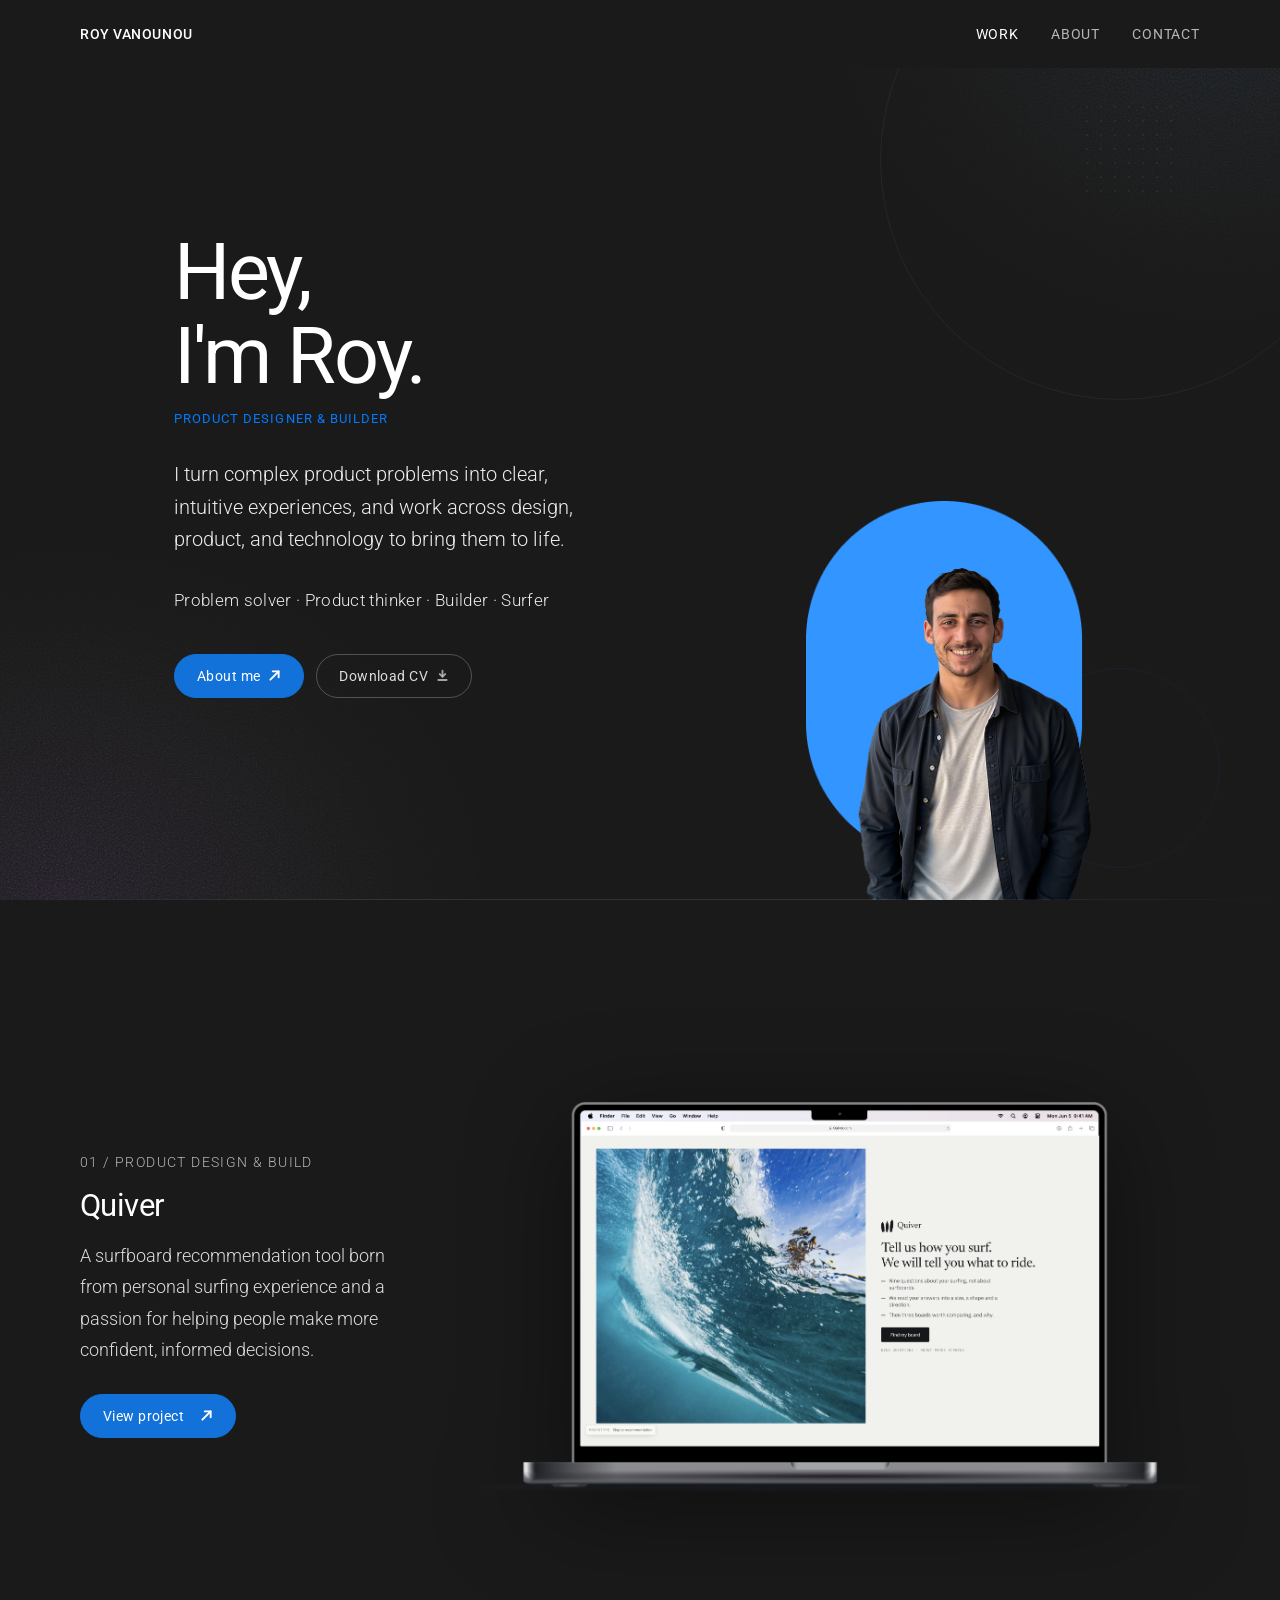
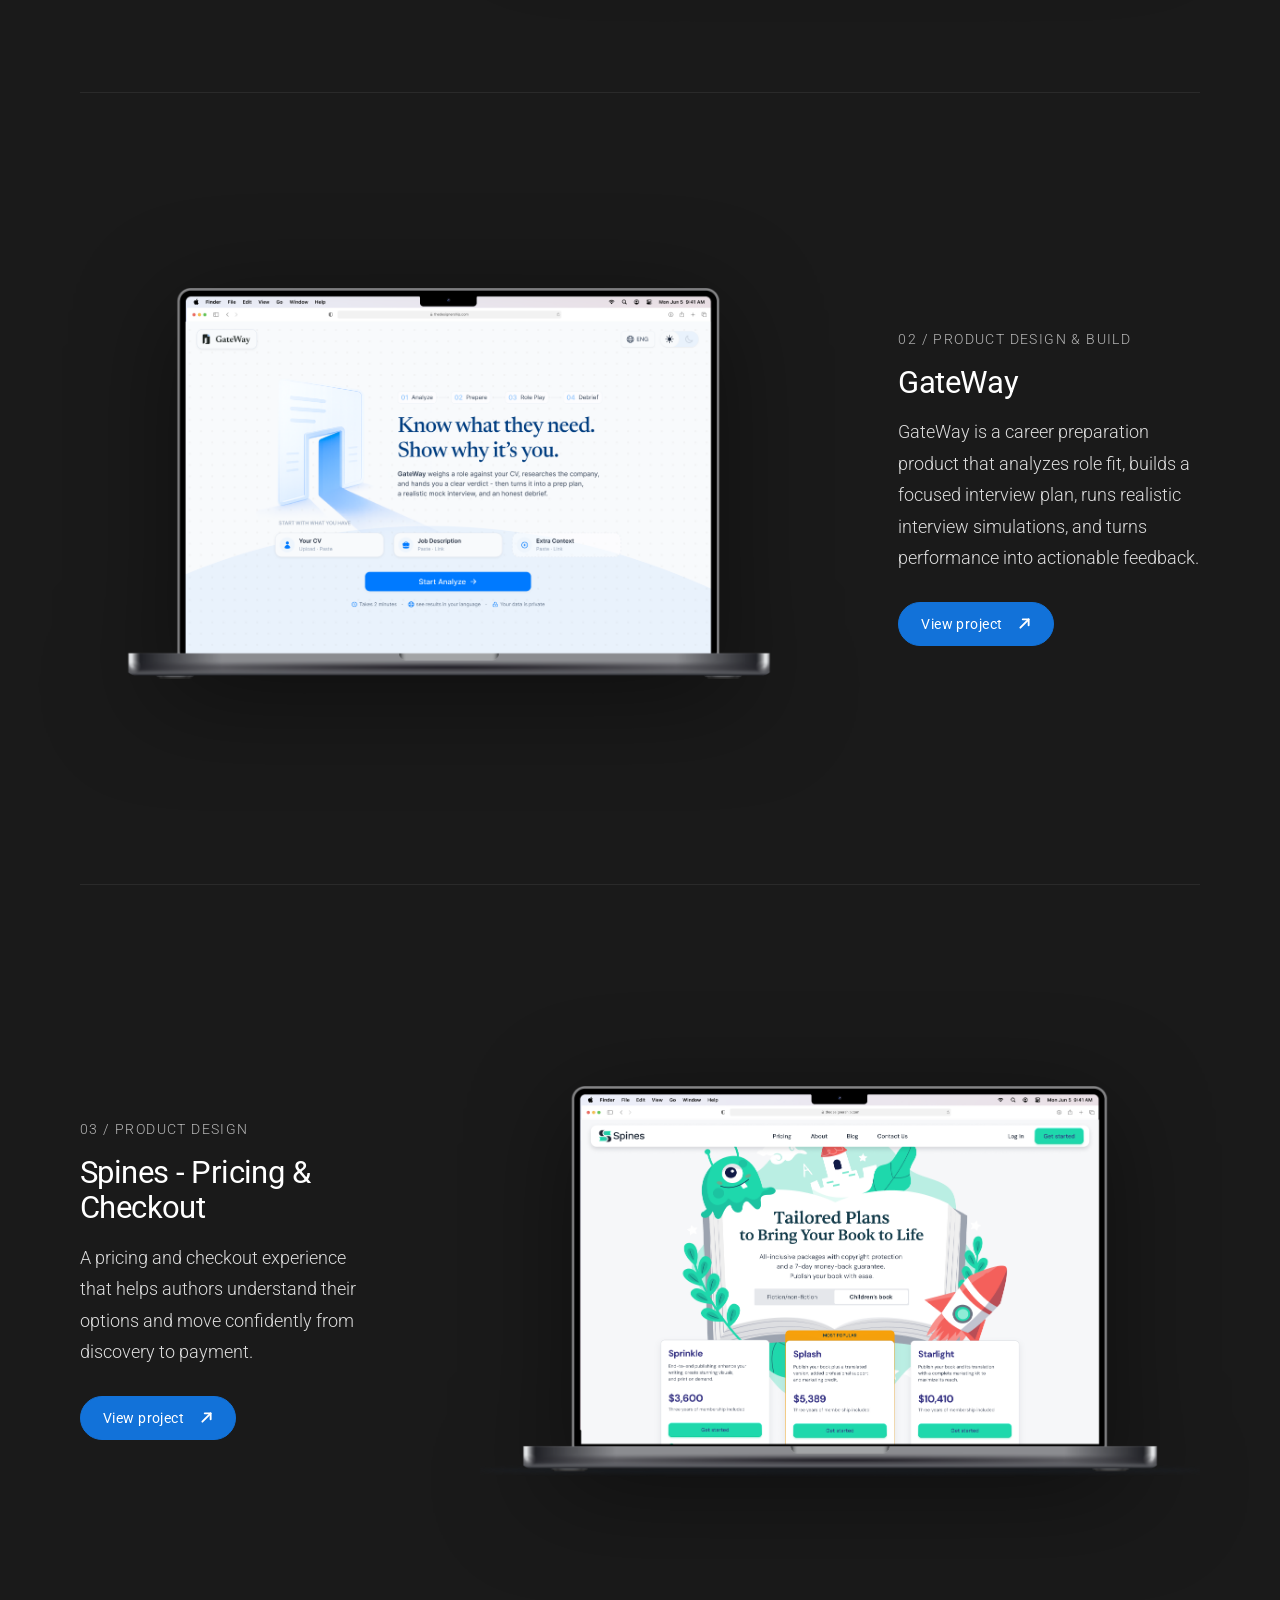
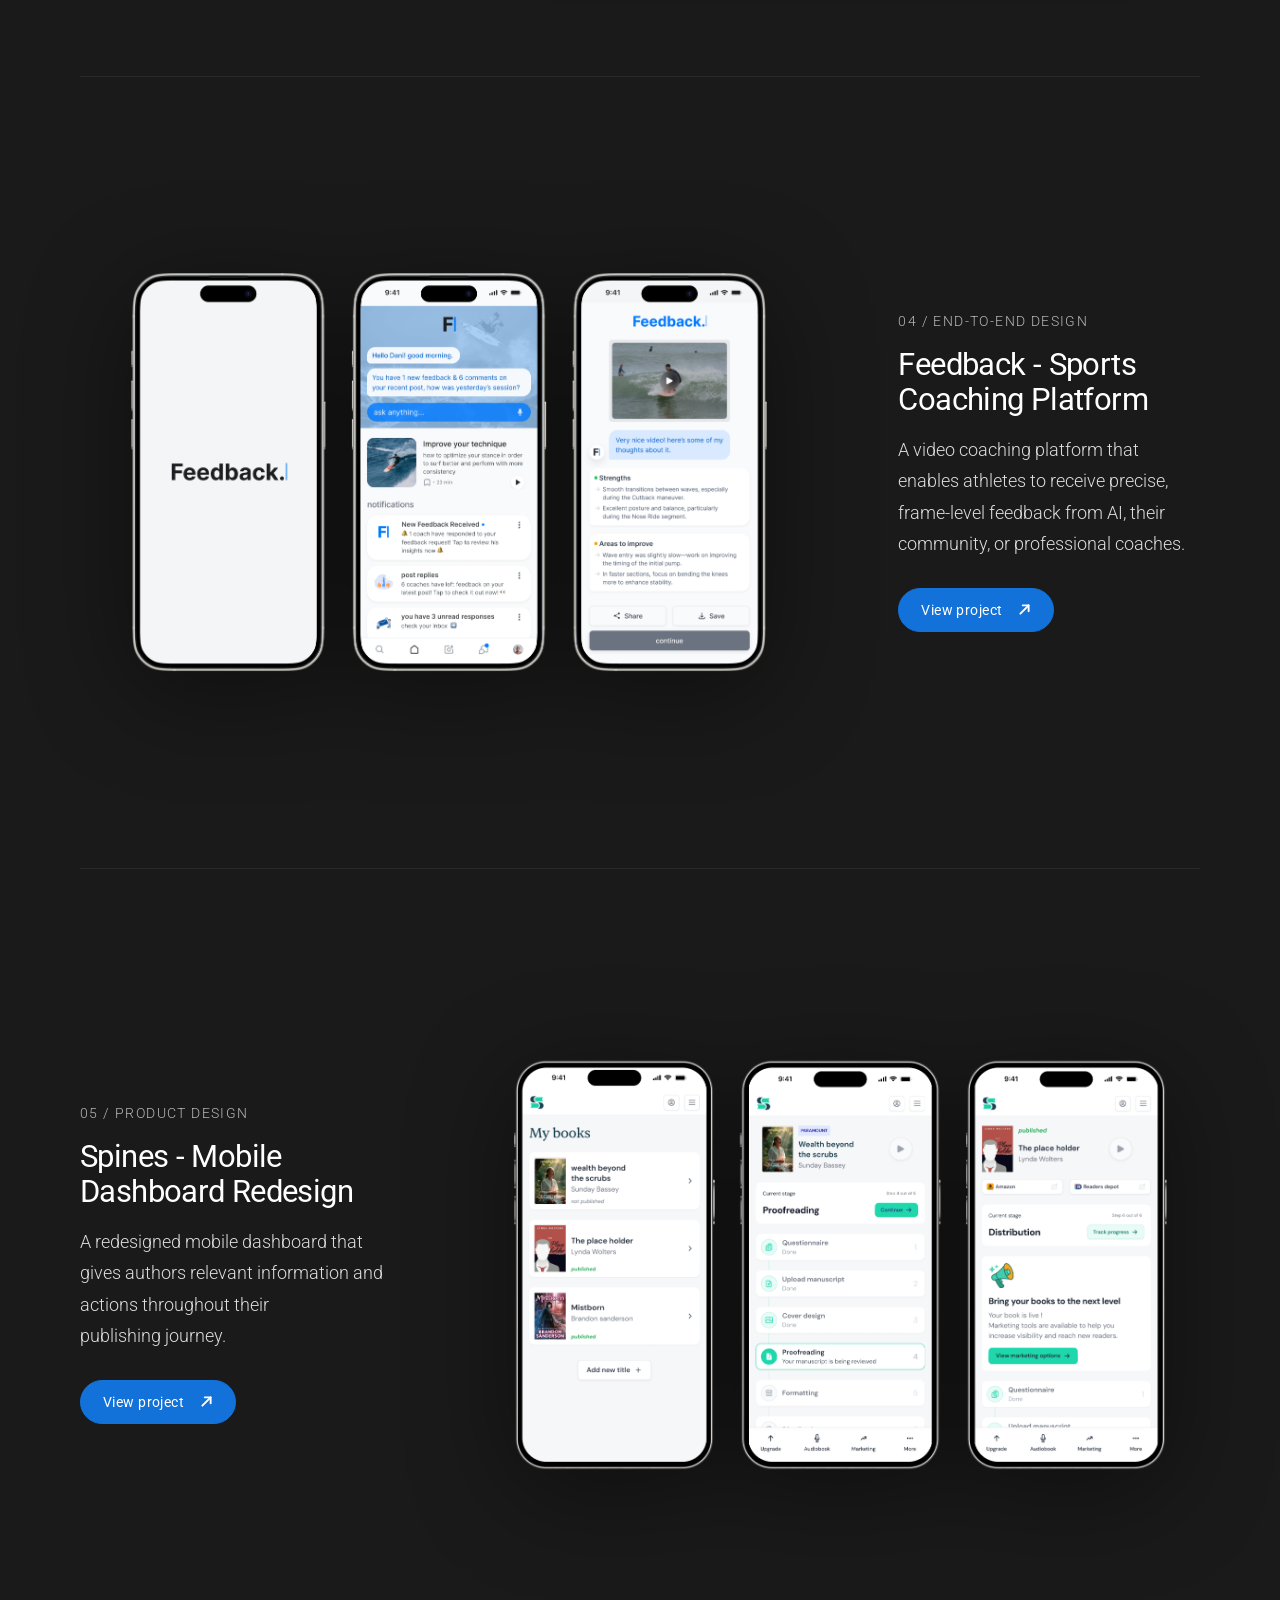
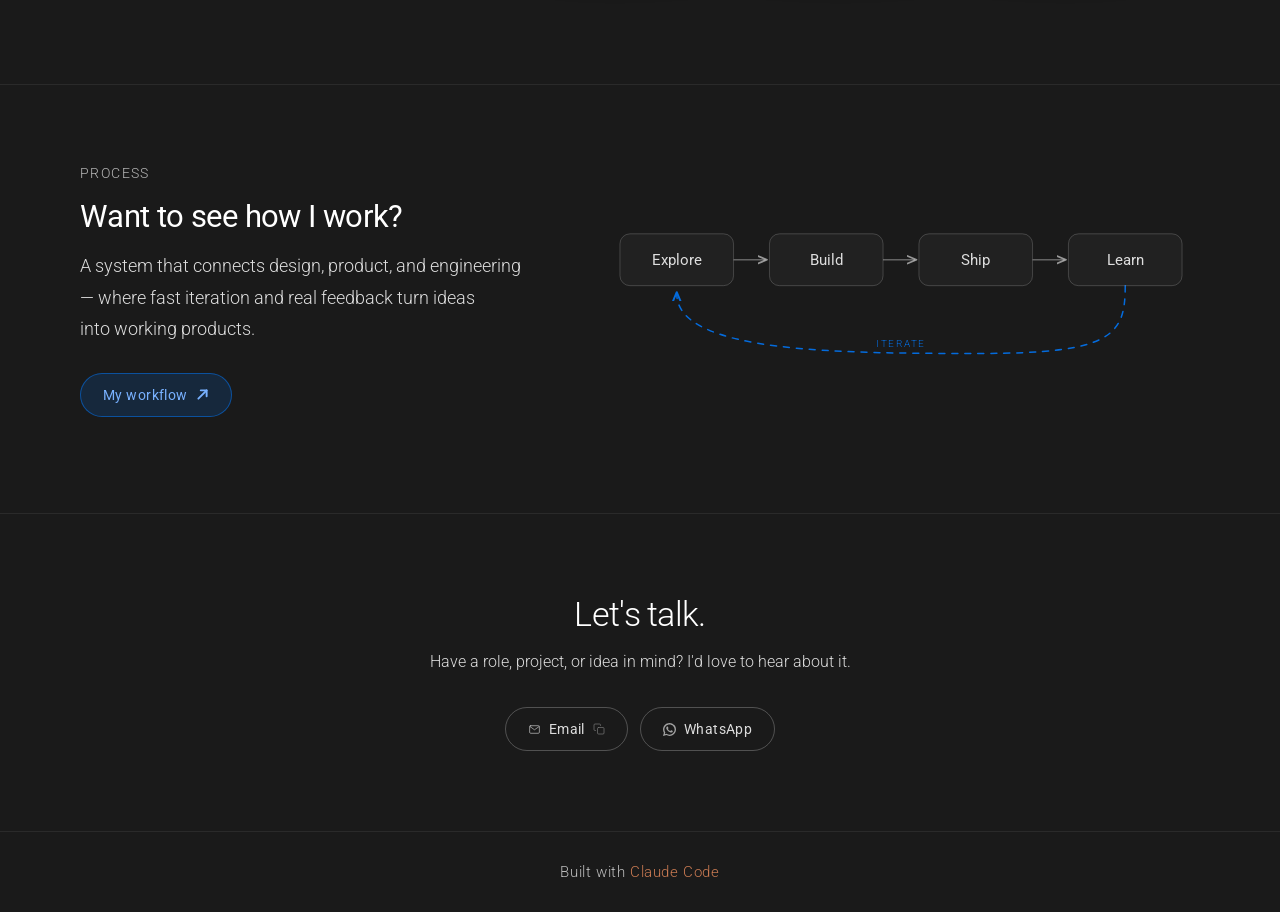
<file: index.html>
<!DOCTYPE html>
<html lang="en">
<head>
  <meta charset="UTF-8">
  <meta name="viewport" content="width=device-width, initial-scale=1.0">
  <title>Roy Vanounou | Product Designer &amp; Builder</title>
  <meta name="description" content="Product Designer and Builder working across design, product, and technology: turning complex product problems into clear experiences, and building AI-powered products end to end.">
  <!-- Open Graph -->
  <meta property="og:type"         content="website">
  <meta property="og:site_name"    content="Roy Vanounou">
  <meta property="og:title"        content="Roy Vanounou | Product Designer &amp; Builder">
  <meta property="og:description"  content="Product Designer and Builder working across design, product, and technology: turning complex product problems into clear experiences, and building AI-powered products end to end.">
  <meta property="og:url"          content="https://designeroy.com/">
  <meta property="og:image"        content="https://designeroy.com/assets/images/og-social.png">
  <meta property="og:image:width"  content="1200">
  <meta property="og:image:height" content="630">
  <!-- Twitter / X -->
  <meta name="twitter:card"        content="summary_large_image">
  <meta name="twitter:title"       content="Roy Vanounou | Product Designer &amp; Builder">
  <meta name="twitter:description" content="Product Designer and Builder working across design, product, and technology: turning complex product problems into clear experiences, and building AI-powered products end to end.">
  <meta name="twitter:image"       content="https://designeroy.com/assets/images/og-social.png">
  <link rel="icon" href="assets/favicon.svg" type="image/svg+xml">
  <link rel="preconnect" href="https://fonts.googleapis.com">
  <link rel="preconnect" href="https://fonts.gstatic.com" crossorigin>
  <link rel="stylesheet" href="https://fonts.googleapis.com/css2?family=Roboto:wght@300;400;500&display=swap">
  <link rel="stylesheet" href="style.css">
  <!-- Microsoft Clarity -->
  <script type="text/javascript">
      (function(c,l,a,r,i,t,y){
          c[a]=c[a]||function(){(c[a].q=c[a].q||[]).push(arguments)};
          t=l.createElement(r);t.async=1;t.src="https://www.clarity.ms/tag/"+i;
          y=l.getElementsByTagName(r)[0];y.parentNode.insertBefore(t,y);
      })(window, document, "clarity", "script", "yej298a69u");
  </script>
</head>
<body>

  <!-- grain filter -->
  <svg style="display:none" aria-hidden="true">
    <filter id="grain" x="0%" y="0%" width="100%" height="100%" color-interpolation-filters="sRGB">
      <feTurbulence type="fractalNoise" baseFrequency="0.62" numOctaves="4" stitchTiles="stitch" result="noise"/>
      <feColorMatrix type="saturate" values="0" in="noise" result="grayNoise"/>
      <feBlend in="SourceGraphic" in2="grayNoise" mode="overlay" result="blended"/>
      <feComposite in="blended" in2="SourceGraphic" operator="in"/>
    </filter>
  </svg>

  <header class="nav">
    <a href="index.html" class="nav-logo" data-bold="Roy Vanounou">Roy Vanounou</a>
    <nav>
      <a href="index.html" aria-current="page">Work</a>
      <a href="about.html">About</a>
      <a href="#contact">Contact</a>
    </nav>
    <button class="nav-toggle" type="button" aria-label="Menu" aria-expanded="false" aria-controls="mobile-menu">
      <svg class="nav-toggle__open" width="22" height="22" viewBox="0 0 22 22" fill="none" stroke="currentColor" stroke-width="1.6" stroke-linecap="round" aria-hidden="true"><path d="M3 6h16M3 11h16M3 16h16"/></svg>
      <svg class="nav-toggle__close" width="22" height="22" viewBox="0 0 22 22" fill="none" stroke="currentColor" stroke-width="1.6" stroke-linecap="round" aria-hidden="true"><path d="M5 5l12 12M17 5L5 17"/></svg>
    </button>
  </header>

  <div class="mobile-menu" id="mobile-menu">
    <div class="mobile-menu__scrim" data-menu-close></div>
    <nav class="mobile-menu__panel" aria-label="Mobile">
      <div class="mobile-menu__links">
        <a href="index.html" aria-current="page">Work</a>
        <a href="about.html">About</a>
        <a href="#contact">Contact</a>
      </div>
    </nav>
  </div>

  <main class="work-index">

    <div class="hero">
      <!-- abstract shapes — stay outside the grid, position: absolute -->
      <div class="shape shape-ring-1"></div>
      <div class="shape shape-ring-2"></div>
      <div class="shape shape-dot-grid"></div>

      <!-- Container: 2-column grid — text left, portrait right -->
      <div class="container">

        <!-- Left: text content -->
        <div class="hero-text">
          <h1 class="hero-name">Hey,<br>I'm Roy.</h1>
          <p class="hero-role">Product Designer &amp; Builder</p>
          <p class="hero-bio">
            I turn complex product problems into clear, intuitive experiences, and work across design, product, and technology to bring them to life.
          </p>
          <p class="hero-traits">Problem solver · Product thinker · Builder · Surfer</p>
          <div class="hero-cta">
            <a href="about.html" class="btn btn--primary">
              About me
              <svg width="11" height="11" viewBox="0 0 11 11" fill="none" stroke="currentColor" stroke-width="1.6" stroke-linecap="round" stroke-linejoin="round" aria-hidden="true"><path d="M2 9L9 2"/><path d="M4 2h5v5"/></svg>
            </a>
            <a href="assets/CV/ROY-VANOUNOU-CV.pdf" download class="btn btn--tertiary">
              Download CV
              <svg width="11" height="11" viewBox="0 0 11 11" fill="none" stroke="currentColor" stroke-width="1.6" stroke-linecap="round" stroke-linejoin="round" aria-hidden="true"><path d="M5.5 1.5v5"/><path d="M3.2 4.3L5.5 6.5 7.8 4.3"/><path d="M2 9.3h7"/></svg>
            </a>
          </div>
        </div>

        <!-- Right: portrait — grounded to hero floor via align-self: end -->
        <div class="hero-photo">
          <img src="assets/images/roy.png" alt="Photo of Roy Vanounou, product designer" width="313" height="416" fetchpriority="high">
        </div>

      </div>
    </div>

    <!--
    ROLLBACK: previous homepage Work section (3-col card grid).
    Uncomment this block + the matching CSS in style.css to restore.

    <div class="work-grid">
      <a href="projects/pricing-checkout.html" class="project-card">
        <div class="project-thumb"><img src="assets/images/cover-pricing.png" alt="Spines Pricing & Checkout"></div>
        <div class="project-meta"><span class="project-name">Spines - Pricing &amp; Checkout</span><span class="project-tag">Product Design</span></div>
      </a>
      <a href="projects/mobile-dashboard.html" class="project-card">
        <div class="project-thumb"><img src="assets/images/cover-dashboard.png" alt="Spines Mobile Dashboard"></div>
        <div class="project-meta"><span class="project-name">Spines - Mobile Dashboard</span><span class="project-tag">Product Design</span></div>
      </a>
      <a href="projects/upgrade-flow.html" class="project-card">
        <div class="project-thumb"><img src="assets/images/cover-upgrade.png" alt="Spines Upgrade Experience"></div>
        <div class="project-meta"><span class="project-name">Spines - Upgrade Experience</span><span class="project-tag">Product Design</span></div>
      </a>
      <a href="projects/coaching-app.html" class="project-card">
        <div class="project-thumb"><img src="assets/images/cover-coaching.png" alt="Coaching App"></div>
        <div class="project-meta"><span class="project-name">Coaching App</span><span class="project-tag">End-to-end Design</span></div>
      </a>
    </div>
    -->

    <!-- ── WORK SECTION: editorial zigzag ── -->
    <section class="work-section">
      <div class="container">

        <!-- 01 · text left / mockup right -->
        <div class="work-item">
          <div class="work-item-text">
            <span class="work-item-meta">01 / Product Design &amp; Build</span>
            <h2 class="work-item-title">Quiver</h2>
            <p class="work-item-desc">A surfboard recommendation tool born from personal surfing experience and a passion for helping people make more confident, informed&nbsp;decisions.</p>
            <a href="projects/quiver.html" class="btn btn--primary">
              View project<span class="sr-only">: Quiver</span>
              <svg width="11" height="11" viewBox="0 0 11 11" fill="none" stroke="currentColor" stroke-width="1.6" stroke-linecap="round" stroke-linejoin="round" aria-hidden="true"><path d="M2 9L9 2"/><path d="M4 2h5v5"/></svg>
            </a>
          </div>
          <div class="work-item-mockup">
            <img src="assets/images/cover-quiver.png" alt="Quiver landing page shown on a MacBook" width="1557" height="1000" loading="lazy">
            <a href="projects/quiver.html" class="work-item-mockup-link" aria-hidden="true" tabindex="-1"></a>
          </div>
        </div>

        <!-- 02 · mockup left / text right -->
        <div class="work-item work-item--reverse">
          <div class="work-item-text">
            <span class="work-item-meta">02 / Product Design &amp; Build</span>
            <h2 class="work-item-title">GateWay</h2>
            <p class="work-item-desc">GateWay is a career preparation product that analyzes role fit, builds a focused interview plan, runs realistic interview simulations, and turns performance into actionable&nbsp;feedback.</p>
            <a href="projects/gateway.html" class="btn btn--primary">
              View project<span class="sr-only">: GateWay</span>
              <svg width="11" height="11" viewBox="0 0 11 11" fill="none" stroke="currentColor" stroke-width="1.6" stroke-linecap="round" stroke-linejoin="round" aria-hidden="true"><path d="M2 9L9 2"/><path d="M4 2h5v5"/></svg>
            </a>
          </div>
          <div class="work-item-mockup">
            <img src="assets/images/cover-gateway.png" alt="GateWay landing page shown on a MacBook" width="3152" height="1709" loading="lazy">
            <a href="projects/gateway.html" class="work-item-mockup-link" aria-hidden="true" tabindex="-1"></a>
          </div>
        </div>

        <!-- 03 · text left / mockup right -->
        <div class="work-item">
          <div class="work-item-text">
            <span class="work-item-meta">03 / Product Design</span>
            <h2 class="work-item-title">Spines - Pricing &amp; Checkout</h2>
            <p class="work-item-desc">A pricing and checkout experience that helps authors understand their options and move confidently from discovery to&nbsp;payment.</p>
            <a href="projects/pricing-checkout.html" class="btn btn--primary">
              View project<span class="sr-only">: Spines - Pricing &amp; Checkout</span>
              <svg width="11" height="11" viewBox="0 0 11 11" fill="none" stroke="currentColor" stroke-width="1.6" stroke-linecap="round" stroke-linejoin="round" aria-hidden="true"><path d="M2 9L9 2"/><path d="M4 2h5v5"/></svg>
            </a>
          </div>
          <div class="work-item-mockup">
            <img src="assets/images/cover-pricing.png" alt="Spines Pricing & Checkout" width="1557" height="1000" loading="lazy">
            <a href="projects/pricing-checkout.html" class="work-item-mockup-link" aria-hidden="true" tabindex="-1"></a>
          </div>
        </div>

        <!-- 04 · mockup left / text right -->
        <div class="work-item work-item--reverse">
          <div class="work-item-text">
            <span class="work-item-meta">04 / End-to-end Design</span>
            <h2 class="work-item-title">Feedback - Sports Coaching Platform</h2>
            <p class="work-item-desc">A video coaching platform that enables athletes to receive precise, frame-level feedback from AI, their community, or professional&nbsp;coaches.</p>
            <a href="projects/coaching-app.html" class="btn btn--primary">
              View project<span class="sr-only">: Feedback - Sports Coaching Platform</span>
              <svg width="11" height="11" viewBox="0 0 11 11" fill="none" stroke="currentColor" stroke-width="1.6" stroke-linecap="round" stroke-linejoin="round" aria-hidden="true"><path d="M2 9L9 2"/><path d="M4 2h5v5"/></svg>
            </a>
          </div>
          <div class="work-item-mockup">
            <img src="assets/images/cover-coaching.png" alt="Feedback - Sports Coaching Platform" width="1557" height="1000" loading="lazy">
            <a href="projects/coaching-app.html" class="work-item-mockup-link" aria-hidden="true" tabindex="-1"></a>
          </div>
        </div>

        <!-- 05 · text left / mockup right -->
        <div class="work-item">
          <div class="work-item-text">
            <span class="work-item-meta">05 / Product Design</span>
            <h2 class="work-item-title">Spines - Mobile Dashboard Redesign</h2>
            <p class="work-item-desc">A redesigned mobile dashboard that gives authors relevant information and actions throughout their publishing&nbsp;journey.</p>
            <a href="projects/mobile-dashboard.html" class="btn btn--primary">
              View project<span class="sr-only">: Spines - Mobile Dashboard Redesign</span>
              <svg width="11" height="11" viewBox="0 0 11 11" fill="none" stroke="currentColor" stroke-width="1.6" stroke-linecap="round" stroke-linejoin="round" aria-hidden="true"><path d="M2 9L9 2"/><path d="M4 2h5v5"/></svg>
            </a>
          </div>
          <div class="work-item-mockup">
            <img src="assets/images/cover-dashboard.png" alt="Spines Mobile Dashboard Redesign" width="1557" height="1000" loading="lazy">
            <a href="projects/mobile-dashboard.html" class="work-item-mockup-link" aria-hidden="true" tabindex="-1"></a>
          </div>
        </div>

      </div>
    </section>

    <section class="process-teaser">
      <div class="container">
        <div class="process-row">
          <div class="process-text">
            <span class="work-item-meta">Process</span>
            <h2 class="work-item-title">Want to see how I work?</h2>
            <p class="work-item-desc">A system that connects design, product, and engineering — where fast iteration and real feedback turn ideas into working&nbsp;products.</p>
            <a href="workflow.html" class="btn btn--secondary">
              My workflow
              <svg width="11" height="11" viewBox="0 0 11 11" fill="none" stroke="currentColor" stroke-width="1.6" stroke-linecap="round" stroke-linejoin="round" aria-hidden="true"><path d="M2 9L9 2"/><path d="M4 2h5v5"/></svg>
            </a>
          </div>
          <div class="process-visual">
            <svg class="process-diagram" viewBox="0 0 600 210" fill="none" xmlns="http://www.w3.org/2000/svg" role="img" aria-label="How I work, as a loop: explore, then build, then ship, then learn — and iterate">
              <defs>
                <marker id="wf-tip" markerWidth="8" markerHeight="8" refX="5" refY="3" orient="auto"><path d="M0 0.5L6 3L0 5.5" fill="none" stroke="rgba(255,255,255,0.55)" stroke-width="1.2" stroke-linecap="round" stroke-linejoin="round"/></marker>
                <marker id="wf-tip-accent" markerWidth="9" markerHeight="9" refX="5" refY="3" orient="auto"><path d="M0 0.5L6 3L0 5.5" fill="none" stroke="#007AFF" stroke-width="1.3" stroke-linecap="round" stroke-linejoin="round"/></marker>
              </defs>
              <!-- forward connectors -->
              <path d="M132 74 L164 74" stroke="rgba(255,255,255,0.32)" stroke-width="1.5" marker-end="url(#wf-tip)"/>
              <path d="M282 74 L314 74" stroke="rgba(255,255,255,0.32)" stroke-width="1.5" marker-end="url(#wf-tip)"/>
              <path d="M432 74 L464 74" stroke="rgba(255,255,255,0.32)" stroke-width="1.5" marker-end="url(#wf-tip)"/>
              <!-- feedback loop -->
              <path d="M525 100 C 525 150, 512 168, 380 168 C 240 168, 75 168, 75 108" stroke="#007AFF" stroke-width="1.5" stroke-dasharray="6 7" stroke-linecap="round" opacity="0.85" marker-end="url(#wf-tip-accent)"/>
              <text x="300" y="162" text-anchor="middle" fill="rgba(0,122,255,0.85)" font-family="Roboto, sans-serif" font-size="10.5" letter-spacing="0.16em">ITERATE</text>
              <!-- steps -->
              <rect x="18" y="48" width="114" height="52" rx="10" fill="rgba(255,255,255,0.03)" stroke="rgba(255,255,255,0.18)"/>
              <text x="75" y="79" text-anchor="middle" fill="rgba(255,255,255,0.85)" font-family="Roboto, sans-serif" font-size="15" font-weight="400">Explore</text>
              <rect x="168" y="48" width="114" height="52" rx="10" fill="rgba(255,255,255,0.03)" stroke="rgba(255,255,255,0.18)"/>
              <text x="225" y="79" text-anchor="middle" fill="rgba(255,255,255,0.85)" font-family="Roboto, sans-serif" font-size="15" font-weight="400">Build</text>
              <rect x="318" y="48" width="114" height="52" rx="10" fill="rgba(255,255,255,0.03)" stroke="rgba(255,255,255,0.18)"/>
              <text x="375" y="79" text-anchor="middle" fill="rgba(255,255,255,0.85)" font-family="Roboto, sans-serif" font-size="15" font-weight="400">Ship</text>
              <rect x="468" y="48" width="114" height="52" rx="10" fill="rgba(255,255,255,0.03)" stroke="rgba(255,255,255,0.18)"/>
              <text x="525" y="79" text-anchor="middle" fill="rgba(255,255,255,0.85)" font-family="Roboto, sans-serif" font-size="15" font-weight="400">Learn</text>
            </svg>
          </div>
        </div>
      </div>
    </section>

  </main>

  <footer id="contact" class="contact-footer" tabindex="-1">
    <div class="container">
      <h2 class="contact-footer__heading">Let's talk.</h2>
      <p class="contact-footer__lead"><span>Have a role, project, or idea in mind?</span> <span>I'd love to hear about it.</span></p>
      <div class="contact-footer__actions">
        <a href="mailto:Roee299@gmail.com" class="btn btn--tertiary">
          <svg width="13" height="13" viewBox="0 0 24 24" fill="none" stroke="currentColor" stroke-width="1.6" stroke-linecap="round" stroke-linejoin="round" aria-hidden="true"><rect x="3" y="5" width="18" height="14" rx="2"/><path d="M3.5 6.5l8.5 6 8.5-6"/></svg>
          Email
        </a>
        <a href="https://wa.me/972548308128" target="_blank" rel="noopener noreferrer" class="btn btn--tertiary">
          <svg width="13" height="13" viewBox="0 0 24 24" fill="currentColor" aria-hidden="true"><path d="M17.47 14.38c-.3-.15-1.76-.87-2.03-.97-.27-.1-.47-.15-.67.15-.2.3-.77.97-.94 1.17-.17.2-.35.22-.65.07-.3-.15-1.26-.46-2.4-1.48-.89-.79-1.49-1.77-1.66-2.07-.17-.3-.02-.46.13-.61.13-.13.3-.35.45-.52.15-.17.2-.3.3-.5.1-.2.05-.37-.02-.52-.07-.15-.67-1.62-.92-2.22-.24-.58-.49-.5-.67-.51l-.57-.01c-.2 0-.52.07-.8.37-.27.3-1.04 1.02-1.04 2.48s1.07 2.88 1.22 3.08c.15.2 2.1 3.2 5.08 4.49.71.31 1.26.49 1.69.62.71.23 1.36.2 1.87.12.57-.09 1.76-.72 2-1.41.25-.69.25-1.28.17-1.41-.07-.13-.27-.2-.57-.35zM12.04 21.5h-.01a9.4 9.4 0 0 1-4.79-1.31l-.34-.2-3.56.93.95-3.47-.22-.36a9.38 9.38 0 0 1-1.44-5.01c0-5.19 4.23-9.41 9.43-9.41 2.52 0 4.88.98 6.66 2.76a9.36 9.36 0 0 1 2.76 6.66c-.01 5.19-4.24 9.41-9.42 9.41zM20.52 3.49A11.76 11.76 0 0 0 12.04 0C5.46 0 .1 5.35.1 11.92c0 2.1.55 4.15 1.6 5.96L0 24l6.29-1.65a11.9 11.9 0 0 0 5.74 1.46h.01c6.58 0 11.94-5.35 11.94-11.92 0-3.19-1.24-6.19-3.49-8.45z"/></svg>
          WhatsApp
        </a>
      </div>
    </div>
  </footer>

  <footer class="site-footer">
    <p>Built with <span class="footer-accent">Claude Code</span></p>
  </footer>

  <!-- Scroll-linked animation: mockup opacity/translateX driven by distance from viewport center -->
  <script>
    (function () {
      // ── TEMPORARILY DISABLED — project scroll animation is off ─────────────
      // Every project mockup stays static and fully visible: no entering,
      // exiting, fading, or horizontal movement. To re-enable the scroll
      // animation, delete this block (down to the next comment).
      document.querySelectorAll('.work-item-mockup').forEach(function (el) {
        el.style.opacity = '1';
        el.style.transform = 'none';
      });
      return;
      // ───────────────────────────────────────────────────────────────────────

      // Reduced-motion: show all mockups at full opacity, skip animation entirely
      if (window.matchMedia('(prefers-reduced-motion: reduce)').matches) {
        document.querySelectorAll('.work-item-mockup').forEach(function (el) {
          el.style.opacity = '1';
          el.style.transform = 'none';
        });
        return;
      }

      // Cache DOM references once
      var items = [];
      document.querySelectorAll('.work-item').forEach(function (row) {
        var mockup = row.querySelector('.work-item-mockup');
        if (!mockup) return;
        var isReverse = row.classList.contains('work-item--reverse');
        // dir: +1 = mockup on right (slides right), -1 = mockup on left (slides left)
        items.push({ row: row, mockup: mockup, dir: isReverse ? -1 : 1 });
        // Start offscreen so nothing pops in before first rAF
        mockup.style.opacity = '0';
        mockup.style.transform = 'translateX(' + (isReverse ? -48 : 48) + 'px)';
      });

      if (!items.length) return;

      var MAX_OFFSET  = 48;    // px at full fade
      var ACTIVE_HALF = 0.22;  // fraction of vh — fully-visible zone half-width
      var FADE_WIDTH  = 0.32;  // fraction of vh — fade-out ramp beyond active zone

      function clamp(v, lo, hi) { return v < lo ? lo : v > hi ? hi : v; }

      var ticking = false;

      function update() {
        var vh      = window.innerHeight;
        var vcenter = window.scrollY + vh * 0.5;
        var active  = vh * ACTIVE_HALF;
        var ramp    = vh * FADE_WIDTH;

        for (var i = 0; i < items.length; i++) {
          var item = items[i];
          // getBoundingClientRect is read-only — no layout writes until style.* below
          var r        = item.row.getBoundingClientRect();
          var rowMid   = window.scrollY + r.top + r.height * 0.5;
          var dist     = Math.abs(vcenter - rowMid);

          var opacity, tx;
          if (dist <= active) {
            opacity = 1;
            tx      = 0;
          } else {
            var t   = clamp((dist - active) / ramp, 0, 1);
            opacity = 1 - t;
            tx      = item.dir * MAX_OFFSET * t;
          }

          item.mockup.style.opacity   = opacity;
          item.mockup.style.transform = tx === 0 ? 'none' : 'translateX(' + tx.toFixed(2) + 'px)';
        }

        ticking = false;
      }

      function onScroll() {
        if (!ticking) {
          requestAnimationFrame(update);
          ticking = true;
        }
      }

      // Run once immediately so mockups aren't invisible before any scroll
      update();
      window.addEventListener('scroll', onScroll, { passive: true });
    })();
  </script>
  <script src="site.js"></script>
</body>
</html>
</file>
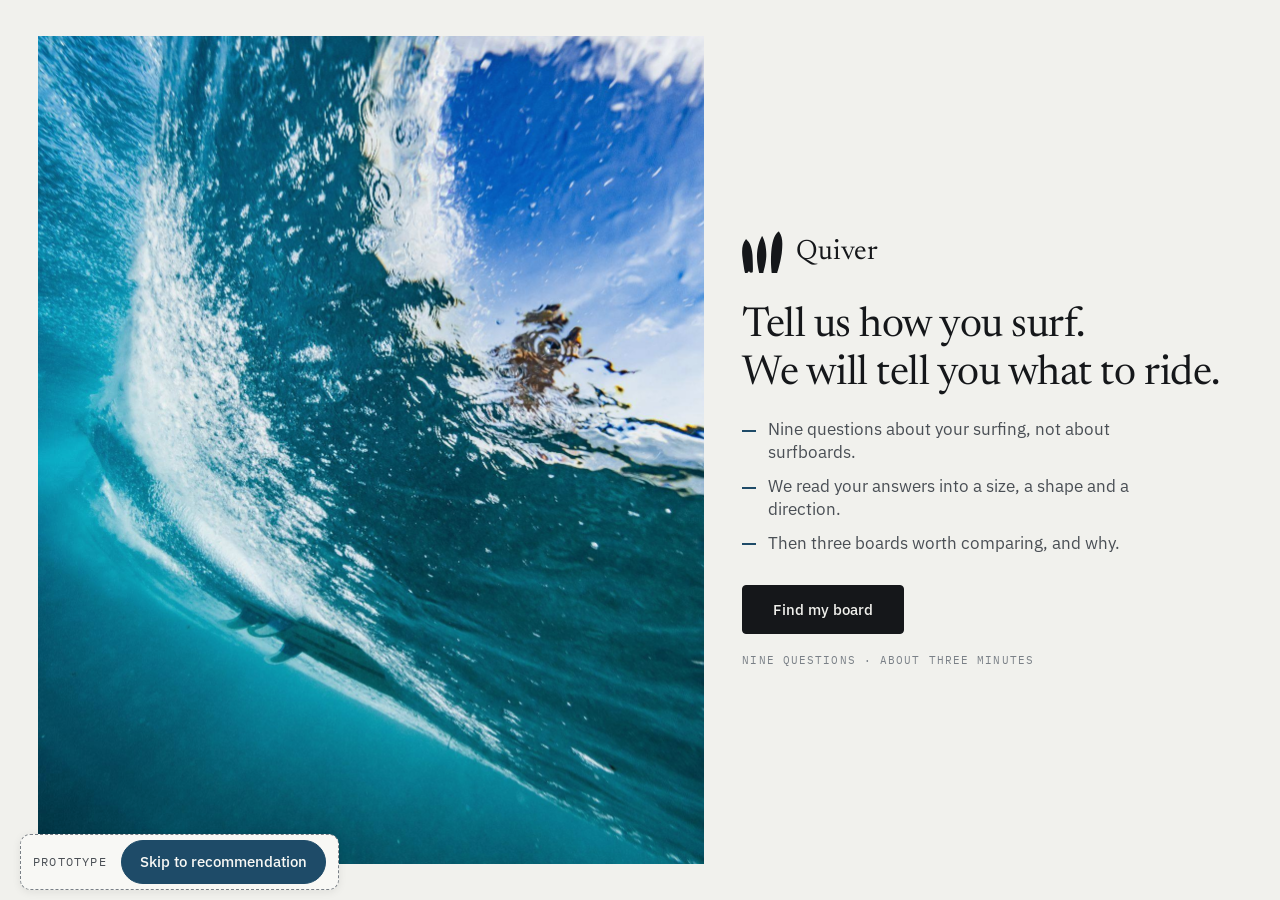
<file: quiver-demo/index.html>
<!doctype html>
<html lang="en">
  <head>
    <meta charset="UTF-8" />
    <meta name="viewport" content="width=device-width, initial-scale=1.0" />
    <meta name="color-scheme" content="light" />
    <title>Quiver — surfboard recommendations</title>
    <link rel="preconnect" href="https://fonts.googleapis.com" />
    <link rel="preconnect" href="https://fonts.gstatic.com" crossorigin />
    <link
      href="https://fonts.googleapis.com/css2?family=IBM+Plex+Mono:wght@400;500&family=IBM+Plex+Sans:wght@400;500;600&family=Newsreader:ital,opsz,wght@0,6..72,400;0,6..72,500;0,6..72,600;1,6..72,400&display=swap"
      rel="stylesheet"
    />
    <script type="module" crossorigin src="./assets/index-DRrh5fT2.js"></script>
    <link rel="stylesheet" crossorigin href="./assets/index-Brw9p0fc.css">
    <style>
      /* Portfolio demo affordance - added for designeroy.com, not part of the product
         build. Visitors arrive cold from a case study and were missing the build's own
         skip control, so it is given button weight here. The frame stays dashed so it
         still reads as prototype scaffolding rather than product UI. Presentation only:
         the bundle's stylesheet and markup are untouched. */
      /* The stage reserves 72px below its footer and sizes itself to exactly one
         viewport, so the control has to stay inside that band or it covers Back. */
      .protoctl {
        left: 20px;
        bottom: 10px;
        gap: 14px;
        padding: 5px 12px;
        border-color: var(--ink-3);
        border-radius: var(--radius-lg);
        box-shadow: var(--shadow-panel);
      }
      .protoctl__tag { font-size: var(--fs-12); color: var(--ink-2); }
      .protoctl__actions { gap: 10px; }
      .protoctl__btn {
        display: inline-flex;
        align-items: center;
        min-height: 44px;
        padding: 0 18px;
        border: 1px solid var(--rule-strong);
        border-radius: 999px;
        font-size: var(--fs-15);
        font-weight: 500;
        color: var(--ink-2);
        background: var(--paper);
      }
      .protoctl__btn:hover { color: var(--ink); border-color: var(--ink-3); }
      .protoctl__btn:focus-visible { outline: 2px solid var(--tide); outline-offset: 2px; }
      .protoctl__btn[data-proto="skip"] {
        background: var(--tide);
        border-color: var(--tide);
        color: var(--paper-raised);
      }
      .protoctl__btn[data-proto="skip"]:hover {
        background: var(--tide-ink);
        border-color: var(--tide-ink);
        color: var(--paper-raised);
      }
      @media (max-width: 620px) {
        .protoctl { left: 10px; right: 10px; gap: 10px; padding: 5px 10px; }
        .protoctl__tag { font-size: var(--fs-11); }
        .protoctl__btn { padding: 0 12px; font-size: var(--fs-12); }
        /* the question footer sticks to the viewport bottom here, so lift it clear */
        .onboarding__foot { bottom: 64px; }
      }
    </style>
  </head>
  <body>
    <div id="root"></div>
    <script>
      // Portfolio demo affordance - added for designeroy.com, not part of the product
      // build. Marks the build's own skip control so the stylesheet above can give it
      // button weight. The control re-renders per stage (skip is hidden on the
      // comparison, restart on the intro), so the stamp is reapplied on every change.
      (function () {
        var root = document.getElementById('root');
        function stamp() {
          document.querySelectorAll('.protoctl__btn').forEach(function (b) {
            if (/skip/i.test(b.textContent || '')) b.setAttribute('data-proto', 'skip');
          });
        }
        new MutationObserver(stamp).observe(root, { childList: true, subtree: true });
        stamp();
      })();
    </script>
    <script>
      // Portfolio entry shim — added for designeroy.com, not part of the product build.
      // The journey stage is held in React state and deliberately kept out of the URL
      // (the comparison rewrites location.hash on scroll), so sample mode cannot be
      // deep-linked. This presses the build's own "Skip to recommendation" control once,
      // then drops the query so a reload or Restart returns to the normal intro.
      (function () {
        if (!/(^|[?&])start=sample($|&)/.test(location.search)) return;
        var started = Date.now();
        (function press() {
          var btn = Array.prototype.find.call(
            document.querySelectorAll('.protoctl__btn'),
            function (b) { return /skip/i.test(b.textContent || ''); }
          );
          if (btn) {
            btn.click();
            history.replaceState(null, '', location.pathname + location.hash);
            return;
          }
          // setTimeout rather than rAF: a demo opened in a background tab paints
          // nothing, and the entry should still be waiting when it is brought forward.
          if (Date.now() - started < 8000) setTimeout(press, 50);
        })();
      })();
    </script>
  </body>
</html>
</file>
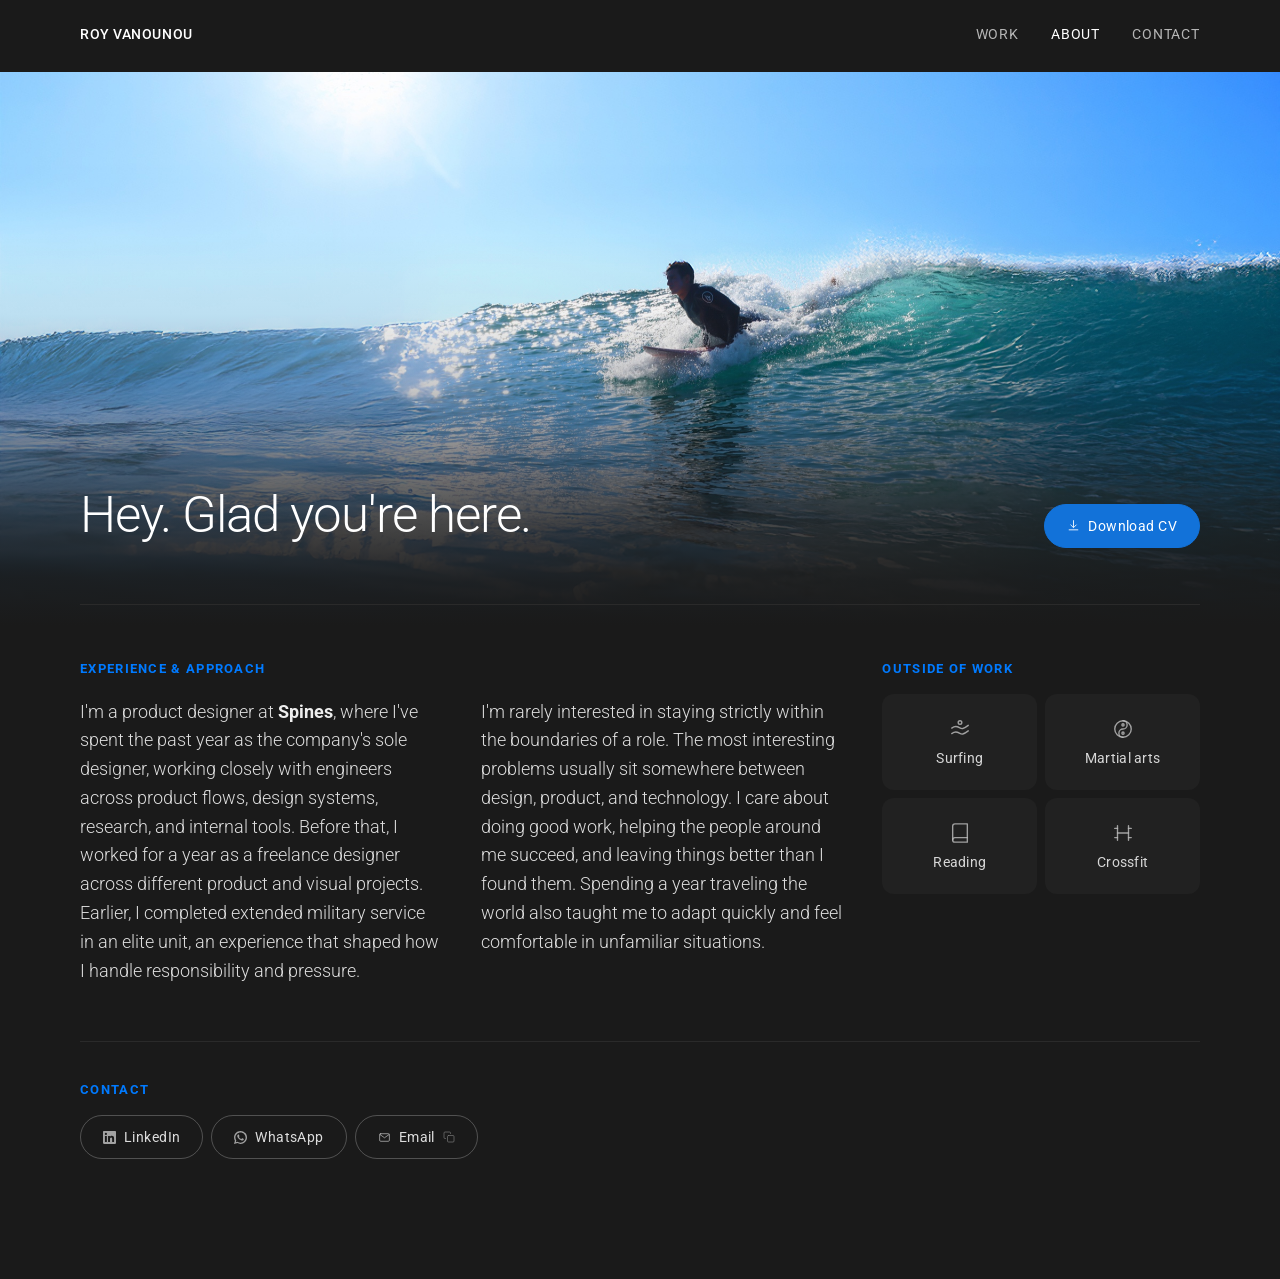
<file: about.html>
<!DOCTYPE html>
<html lang="en">
<head>
  <meta charset="UTF-8">
  <meta name="viewport" content="width=device-width, initial-scale=1.0">
  <title>About · Roy Vanounou</title>
  <meta name="description" content="Product designer focused on complex systems, product thinking, and AI-powered workflows.">
  <!-- Open Graph -->
  <meta property="og:type"         content="website">
  <meta property="og:site_name"    content="Roy Vanounou">
  <meta property="og:title"        content="Roy Vanounou">
  <meta property="og:description"  content="Product designer focused on complex systems, product thinking, and AI-powered workflows.">
  <meta property="og:url"          content="https://designeroy.com/about.html">
  <meta property="og:image"        content="https://designeroy.com/assets/images/og-social.png">
  <meta property="og:image:width"  content="1200">
  <meta property="og:image:height" content="630">
  <!-- Twitter / X -->
  <meta name="twitter:card"        content="summary_large_image">
  <meta name="twitter:title"       content="Roy Vanounou">
  <meta name="twitter:description" content="Product designer focused on complex systems, product thinking, and AI-powered workflows.">
  <meta name="twitter:image"       content="https://designeroy.com/assets/images/og-social.png">
  <link rel="icon" href="assets/favicon.svg" type="image/svg+xml">
  <link rel="preconnect" href="https://fonts.googleapis.com">
  <link rel="preconnect" href="https://fonts.gstatic.com" crossorigin>
  <link rel="stylesheet" href="https://fonts.googleapis.com/css2?family=Roboto:wght@300;400;500&display=swap">
  <link rel="stylesheet" href="style.css">
  <style>
    /* ── Hero image ── */
    .about-hero {
      width: 100%;
      height: 64vh;
      min-height: 380px;
      overflow: hidden;
      position: relative;
      margin-top: 72px;
    }
    .about-hero img {
      width: 100%;
      height: 100%;
      object-fit: cover;
      object-position: center 38%;
      display: block;
    }
    .about-hero-overlay {
      position: absolute;
      inset: 0;
      background: linear-gradient(
        to bottom,
        transparent 0%,
        transparent 28%,
        rgba(26, 26, 26, 0.06) 42%,
        rgba(26, 26, 26, 0.22) 54%,
        rgba(26, 26, 26, 0.52) 66%,
        rgba(26, 26, 26, 0.80) 78%,
        rgba(26, 26, 26, 0.94) 88%,
        #1a1a1a 96%
      );
    }

    /* ── Page body ── */
    .about-body {
      max-width: 1280px;
      margin: -210px auto 0;
      padding: 48px 80px 120px;
      position: relative;
      z-index: 1;
    }

    /* ── Greeting ── */
    .about-greeting-row {
      display: flex;
      align-items: baseline;   /* CV sits on the greeting's baseline — anchored, not floating */
      justify-content: space-between;
      gap: 24px;
      margin-bottom: 56px;
      padding-bottom: 56px;
      border-bottom: 1px solid var(--border);
    }
    .about-greeting {
      font-size: clamp(32px, 4vw, 52px);
      font-weight: 300;
      line-height: 1.15;
      letter-spacing: -0.02em;
      white-space: nowrap;
      margin: 0;
    }
    /* Download CV pairs with the greeting, pinned to the container's right edge */
    .about-cv-btn { flex-shrink: 0; }

    /* Local Contact section is the #contact scroll target on this page */
    #contact { scroll-margin-top: 88px; position: relative; }
    #contact:focus { outline: none; }
    /* Arrival highlight breathes outward via an expanded pseudo-element, so its
       border and wash never sit tight against the heading and buttons. The
       negative inset (more above/below than the sides) grows the highlight
       around the section without shifting layout; the shared subtle styling and
       fade-out (@keyframes contact-spotlight) and focus behavior are preserved. */
    #contact.is-contact-spotlight { animation: none; isolation: isolate; }
    #contact.is-contact-spotlight::before {
      content: '';
      position: absolute;
      inset: -34px -24px;
      border-radius: 16px;
      pointer-events: none;
      z-index: -1;
      animation: contact-spotlight 1100ms ease-out;
    }
    @media (prefers-reduced-motion: reduce) {
      #contact.is-contact-spotlight::before { animation: none; }
    }

    /* ── Content layout: left two-thirds (shared heading + two text columns),
       right one-third (Outside of work), full-width Contact beneath the row ── */
    .about-content-grid {
      display: grid;
      grid-template-columns: 2.4fr 1fr;   /* more width to the text block, slightly less to Outside of work */
      column-gap: 40px;                    /* tighter gap to the utility column */
      row-gap: 0;
      align-items: start;
    }
    /* shared heading sitting above the two left columns */
    .about-section-heading {
      font-size: 13px;
      letter-spacing: 0.10em;
      text-transform: uppercase;
      color: var(--accent);
      margin-bottom: 22px;
    }
    /* the two balanced text columns beneath the shared heading */
    .about-experience-cols {
      display: grid;
      grid-template-columns: 1fr 1fr;
      gap: 40px;   /* tighter gap between the two text columns → wider, more balanced measure */
    }

    /* ── Bio columns ── */
    .about-bio-col p {
      font-size: 18px;
      line-height: 1.6;
      font-weight: 300;
      color: var(--text-body);
      text-wrap: pretty;
    }
    .about-bio-col p + p { margin-top: 16px; }

    /* full-width Contact section beneath the three-column row */
    .about-contact-full {
      grid-column: 1 / -1;
      margin-top: 56px;
      padding-top: 40px;
      border-top: 1px solid var(--border);
    }

    /* ── Outside of work — static 2×2 card grid (icon above label) ── */
    .hobbies-grid {
      display: grid;
      grid-template-columns: 1fr 1fr;
      gap: 8px;
    }
    .hobby-card {
      display: flex;
      flex-direction: column;
      align-items: center;
      justify-content: center;
      gap: 10px;
      min-height: 96px;
      padding: 20px 16px;   /* safe default so labels never wrap on narrower desktops */
      background: rgba(255, 255, 255, 0.03);
      border-radius: 12px;
      font-size: 14px;
      font-weight: 400;
      letter-spacing: 0.02em;
      color: rgba(255, 255, 255, 0.82);
      text-align: center;
      user-select: none;
    }
    .hobby-card svg { width: 22px; height: 22px; flex-shrink: 0; opacity: 0.7; color: inherit; }
    /* roomier ~32px horizontal padding only where the cards are wide enough for it */
    @media (min-width: 1280px) {
      .hobby-card { padding: 20px 30px; }
    }

    /* ── Utility column (col 3): Outside of work + Links, stacked ── */
    .about-utility-col {
      display: flex;
      flex-direction: column;
    }
    .about-utility-section {
      padding-bottom: 32px;
      margin-bottom: 32px;
      border-bottom: 1px solid var(--border);
    }
    .about-utility-section:last-child {
      padding-bottom: 0;
      margin-bottom: 0;
      border-bottom: none;
    }
    .about-utility-section h3 {
      font-size: 13px;
      letter-spacing: 0.10em;
      text-transform: uppercase;
      color: var(--accent);
      margin-bottom: 18px;
    }
    .about-utility-col .hero-actions {
      display: flex;
      flex-wrap: wrap;
      gap: 8px;
    }
    /* Contact buttons use the shared .btn .btn--secondary system — no local overrides */

    /* ── Mobile: stack into one column (Experience → Character → Outside of work → Links) ── */
    @media (max-width: 900px) {
      .about-body { padding: 40px 24px 100px; }
      /* Single column: Experience & Approach → col 1 → col 2 → Outside of work → Contact */
      .about-content-grid {
        grid-template-columns: 1fr;
        row-gap: 40px;
      }
      .about-experience-cols {
        grid-template-columns: 1fr;
        gap: 32px;
      }
      .about-section-heading { margin-bottom: 18px; }
      /* the 40px row-gap provides separation above the Contact rule */
      .about-contact-full { margin-top: 0; padding-top: 32px; }
    }
    @media (max-width: 600px) {
      .about-hero { height: 52vh; min-height: 280px; margin-top: 60px; }
      .about-body { margin-top: -160px; padding: 24px 24px 72px; }
      /* stronger greeting: ~22–24px, one weight up, still a single line */
      .about-greeting { font-size: clamp(22px, 6vw, 24px); font-weight: 400; }
      /* comfortable, slightly smaller body copy on phones */
      .about-bio-col p { font-size: 16px; line-height: 1.65; }
      .about-greeting-row {
        flex-direction: column;
        align-items: flex-start;
        gap: 20px;
        margin-bottom: 32px;
        padding-bottom: 32px;
      }
      .about-utility-col .hero-actions { display: grid; grid-template-columns: 1fr 1fr; }
      .mobile-hidden { display: none; }
    }
  </style>
  <!-- Microsoft Clarity -->
  <script type="text/javascript">
      (function(c,l,a,r,i,t,y){
          c[a]=c[a]||function(){(c[a].q=c[a].q||[]).push(arguments)};
          t=l.createElement(r);t.async=1;t.src="https://www.clarity.ms/tag/"+i;
          y=l.getElementsByTagName(r)[0];y.parentNode.insertBefore(t,y);
      })(window, document, "clarity", "script", "yej298a69u");
  </script>
</head>
<body>

  <header class="nav">
    <a href="index.html" class="nav-logo" data-bold="Roy Vanounou">Roy Vanounou</a>
    <nav>
      <a href="index.html">Work</a>
      <a href="about.html" aria-current="page">About</a>
      <a href="#contact">Contact</a>
    </nav>
    <button class="nav-toggle" type="button" aria-label="Menu" aria-expanded="false" aria-controls="mobile-menu">
      <svg class="nav-toggle__open" width="22" height="22" viewBox="0 0 22 22" fill="none" stroke="currentColor" stroke-width="1.6" stroke-linecap="round" aria-hidden="true"><path d="M3 6h16M3 11h16M3 16h16"/></svg>
      <svg class="nav-toggle__close" width="22" height="22" viewBox="0 0 22 22" fill="none" stroke="currentColor" stroke-width="1.6" stroke-linecap="round" aria-hidden="true"><path d="M5 5l12 12M17 5L5 17"/></svg>
    </button>
  </header>

  <div class="mobile-menu" id="mobile-menu">
    <div class="mobile-menu__scrim" data-menu-close></div>
    <nav class="mobile-menu__panel" aria-label="Mobile">
      <div class="mobile-menu__links">
        <a href="index.html">Work</a>
        <a href="about.html" aria-current="page">About</a>
        <a href="#contact">Contact</a>
      </div>
    </nav>
  </div>

  <div class="about-hero">
    <img src="assets/images/About-hero.jpg" alt="Roy Vanounou surfing">
    <div class="about-hero-overlay"></div>
  </div>

  <main class="about-body">

    <div class="about-greeting-row">
      <h1 class="about-greeting">Hey. Glad you're here.</h1>
      <a href="assets/CV/ROY-VANOUNOU-CV.pdf" download class="btn btn--primary about-cv-btn">
        <svg width="13" height="13" viewBox="0 0 24 24" fill="none" stroke="currentColor" stroke-width="1.6" stroke-linecap="round" stroke-linejoin="round" aria-hidden="true"><path d="M12 3v12"/><path d="M7 11l5 5 5-5"/><path d="M4 20h16"/></svg>
        Download CV
      </a>
    </div>

    <div class="about-content-grid">

      <!-- Left two-thirds: shared heading + two balanced text columns -->
      <div class="about-experience">
        <h3 class="about-section-heading">Experience &amp; Approach</h3>
        <div class="about-experience-cols">
          <!-- Column 1 -->
          <div class="about-bio-col">
            <p>I'm a product designer at <strong style="color:#eee;">Spines</strong>, where I've spent the past year as the company's sole designer, working closely with engineers across product flows, design systems, research, and internal tools. Before that, I worked for a year as a freelance designer across different product and visual projects. Earlier, I completed extended military service in an elite unit, an experience that shaped how I handle responsibility and&nbsp;pressure.</p>
          </div>
          <!-- Column 2 -->
          <div class="about-bio-col">
            <p>I'm rarely interested in staying strictly within the boundaries of a role. The most interesting problems usually sit somewhere between design, product, and technology. I care about doing good work, helping the people around me succeed, and leaving things better than I found them. Spending a year traveling the world also taught me to adapt quickly and feel comfortable in unfamiliar&nbsp;situations.</p>
          </div>
        </div>
      </div>


      <!-- Col 3: Outside of work + Links -->
      <div class="about-utility-col">

        <div class="about-utility-section">
          <h3>Outside of work</h3>
          <div class="hobbies-grid">
            <div class="hobby-card">
              <svg viewBox="0 0 24 24" fill="none" stroke="currentColor" stroke-width="1.5" stroke-linecap="round" stroke-linejoin="round" aria-hidden="true"><path d="M3 17c2-1.5 4-2 6-1.5s4 2.5 6 2c2-.5 4-2 6-3.5"/><path d="M3 11c2-1.5 4-2 6-1.5s4 2.5 6 2c2-.5 4-2 6-3.5"/><circle cx="12" cy="5" r="2"/></svg>
              <span>Surfing</span>
            </div>
            <div class="hobby-card">
              <svg viewBox="0 0 24 24" fill="none" stroke="currentColor" stroke-width="1.5" stroke-linecap="round" stroke-linejoin="round" aria-hidden="true"><circle cx="12" cy="12" r="9"/><path d="M12 3a4.5 4.5 0 0 1 0 9 4.5 4.5 0 0 0 0 9"/><circle cx="12" cy="7.5" r="1.2"/><circle cx="12" cy="16.5" r="1.2"/></svg>
              <span>Martial arts</span>
            </div>
            <div class="hobby-card">
              <svg viewBox="0 0 24 24" fill="none" stroke="currentColor" stroke-width="1.5" stroke-linecap="round" stroke-linejoin="round" aria-hidden="true"><path d="M4 19.5A2.5 2.5 0 0 1 6.5 17H20"/><path d="M6.5 2H20v20H6.5A2.5 2.5 0 0 1 4 19.5v-15A2.5 2.5 0 0 1 6.5 2z"/></svg>
              <span>Reading</span>
            </div>
            <div class="hobby-card">
              <svg viewBox="0 0 24 24" fill="none" stroke="currentColor" stroke-width="1.5" stroke-linecap="round" stroke-linejoin="round" aria-hidden="true"><path d="M6 4v16M18 4v16"/><path d="M3 7h3M18 7h3M3 17h3M18 17h3"/><path d="M6 12h12"/></svg>
              <span>Crossfit</span>
            </div>
          </div>
        </div>
      </div><!-- /utility col -->

      <!-- Full-width Contact beneath the three-column row -->
      <div class="about-utility-section about-contact-full" id="contact" tabindex="-1">
          <h3>Contact</h3>
          <div class="hero-actions">
            <a href="https://www.linkedin.com/in/roy-vanounou-467389329" target="_blank" rel="noopener noreferrer" class="btn btn--tertiary">
              <svg width="13" height="13" viewBox="0 0 24 24" fill="currentColor" aria-hidden="true"><path d="M20.45 20.45h-3.56v-5.57c0-1.33-.02-3.04-1.85-3.04-1.85 0-2.14 1.45-2.14 2.94v5.67H9.35V9h3.42v1.56h.05c.48-.9 1.64-1.85 3.37-1.85 3.6 0 4.27 2.37 4.27 5.46v6.28zM5.34 7.43a2.07 2.07 0 1 1 0-4.14 2.07 2.07 0 0 1 0 4.14zM7.12 20.45H3.56V9h3.56v11.45zM22.22 0H1.77C.79 0 0 .77 0 1.73v20.54C0 23.23.79 24 1.77 24h20.45c.98 0 1.78-.77 1.78-1.73V1.73C24 .77 23.2 0 22.22 0z"/></svg>
              LinkedIn
            </a>
            <a href="https://wa.me/972548308128" target="_blank" rel="noopener noreferrer" class="btn btn--tertiary">
              <svg width="13" height="13" viewBox="0 0 24 24" fill="currentColor" aria-hidden="true"><path d="M17.47 14.38c-.3-.15-1.76-.87-2.03-.97-.27-.1-.47-.15-.67.15-.2.3-.77.97-.94 1.17-.17.2-.35.22-.65.07-.3-.15-1.26-.46-2.4-1.48-.89-.79-1.49-1.77-1.66-2.07-.17-.3-.02-.46.13-.61.13-.13.3-.35.45-.52.15-.17.2-.3.3-.5.1-.2.05-.37-.02-.52-.07-.15-.67-1.62-.92-2.22-.24-.58-.49-.5-.67-.51l-.57-.01c-.2 0-.52.07-.8.37-.27.3-1.04 1.02-1.04 2.48s1.07 2.88 1.22 3.08c.15.2 2.1 3.2 5.08 4.49.71.31 1.26.49 1.69.62.71.23 1.36.2 1.87.12.57-.09 1.76-.72 2-1.41.25-.69.25-1.28.17-1.41-.07-.13-.27-.2-.57-.35zM12.04 21.5h-.01a9.4 9.4 0 0 1-4.79-1.31l-.34-.2-3.56.93.95-3.47-.22-.36a9.38 9.38 0 0 1-1.44-5.01c0-5.19 4.23-9.41 9.43-9.41 2.52 0 4.88.98 6.66 2.76a9.36 9.36 0 0 1 2.76 6.66c-.01 5.19-4.24 9.41-9.42 9.41zM20.52 3.49A11.76 11.76 0 0 0 12.04 0C5.46 0 .1 5.35.1 11.92c0 2.1.55 4.15 1.6 5.96L0 24l6.29-1.65a11.9 11.9 0 0 0 5.74 1.46h.01c6.58 0 11.94-5.35 11.94-11.92 0-3.19-1.24-6.19-3.49-8.45z"/></svg>
              WhatsApp
            </a>
            <a href="mailto:Roee299@gmail.com" class="btn btn--tertiary">
              <svg width="13" height="13" viewBox="0 0 24 24" fill="none" stroke="currentColor" stroke-width="1.6" stroke-linecap="round" stroke-linejoin="round" aria-hidden="true"><rect x="3" y="5" width="18" height="14" rx="2"/><path d="M3.5 6.5l8.5 6 8.5-6"/></svg>
              Email
            </a>
          </div>
        </div>

    </div><!-- /content grid -->

  </main>

  <script src="site.js"></script>
</body>
</html>
</file>
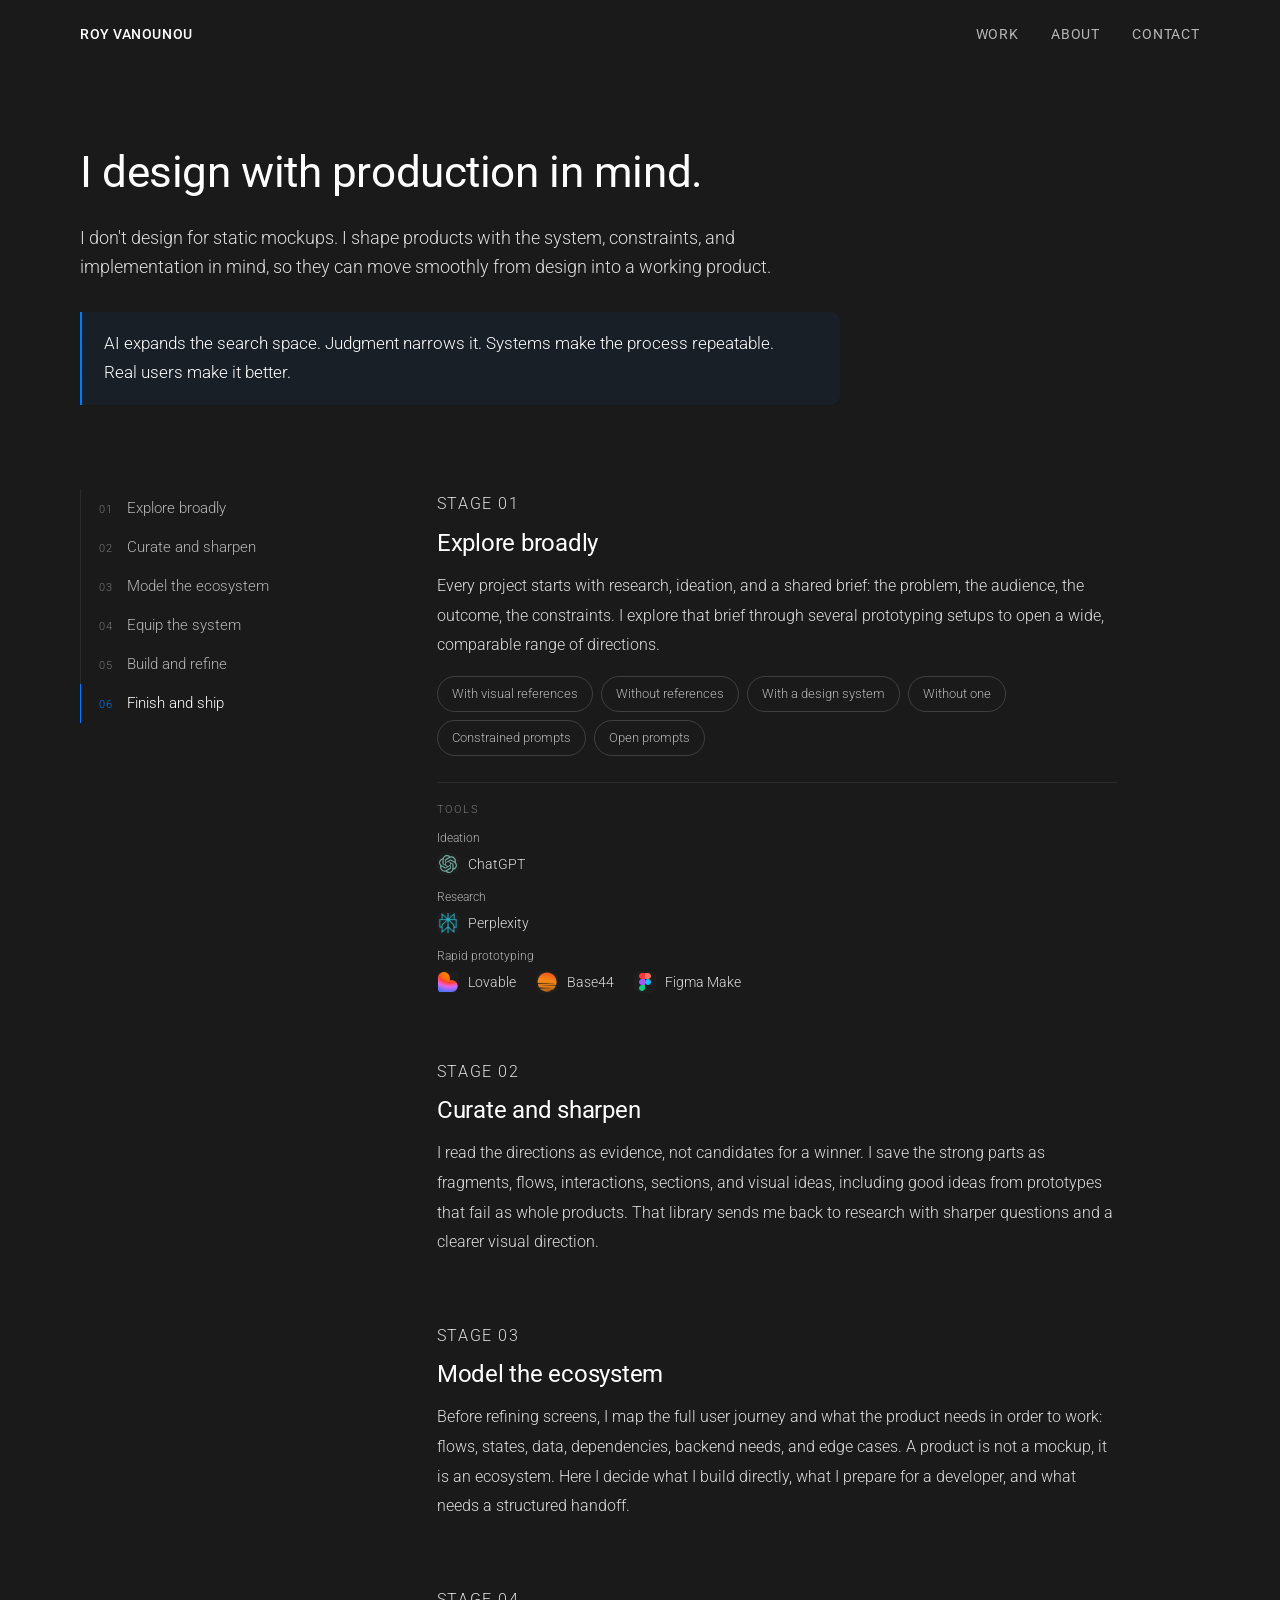
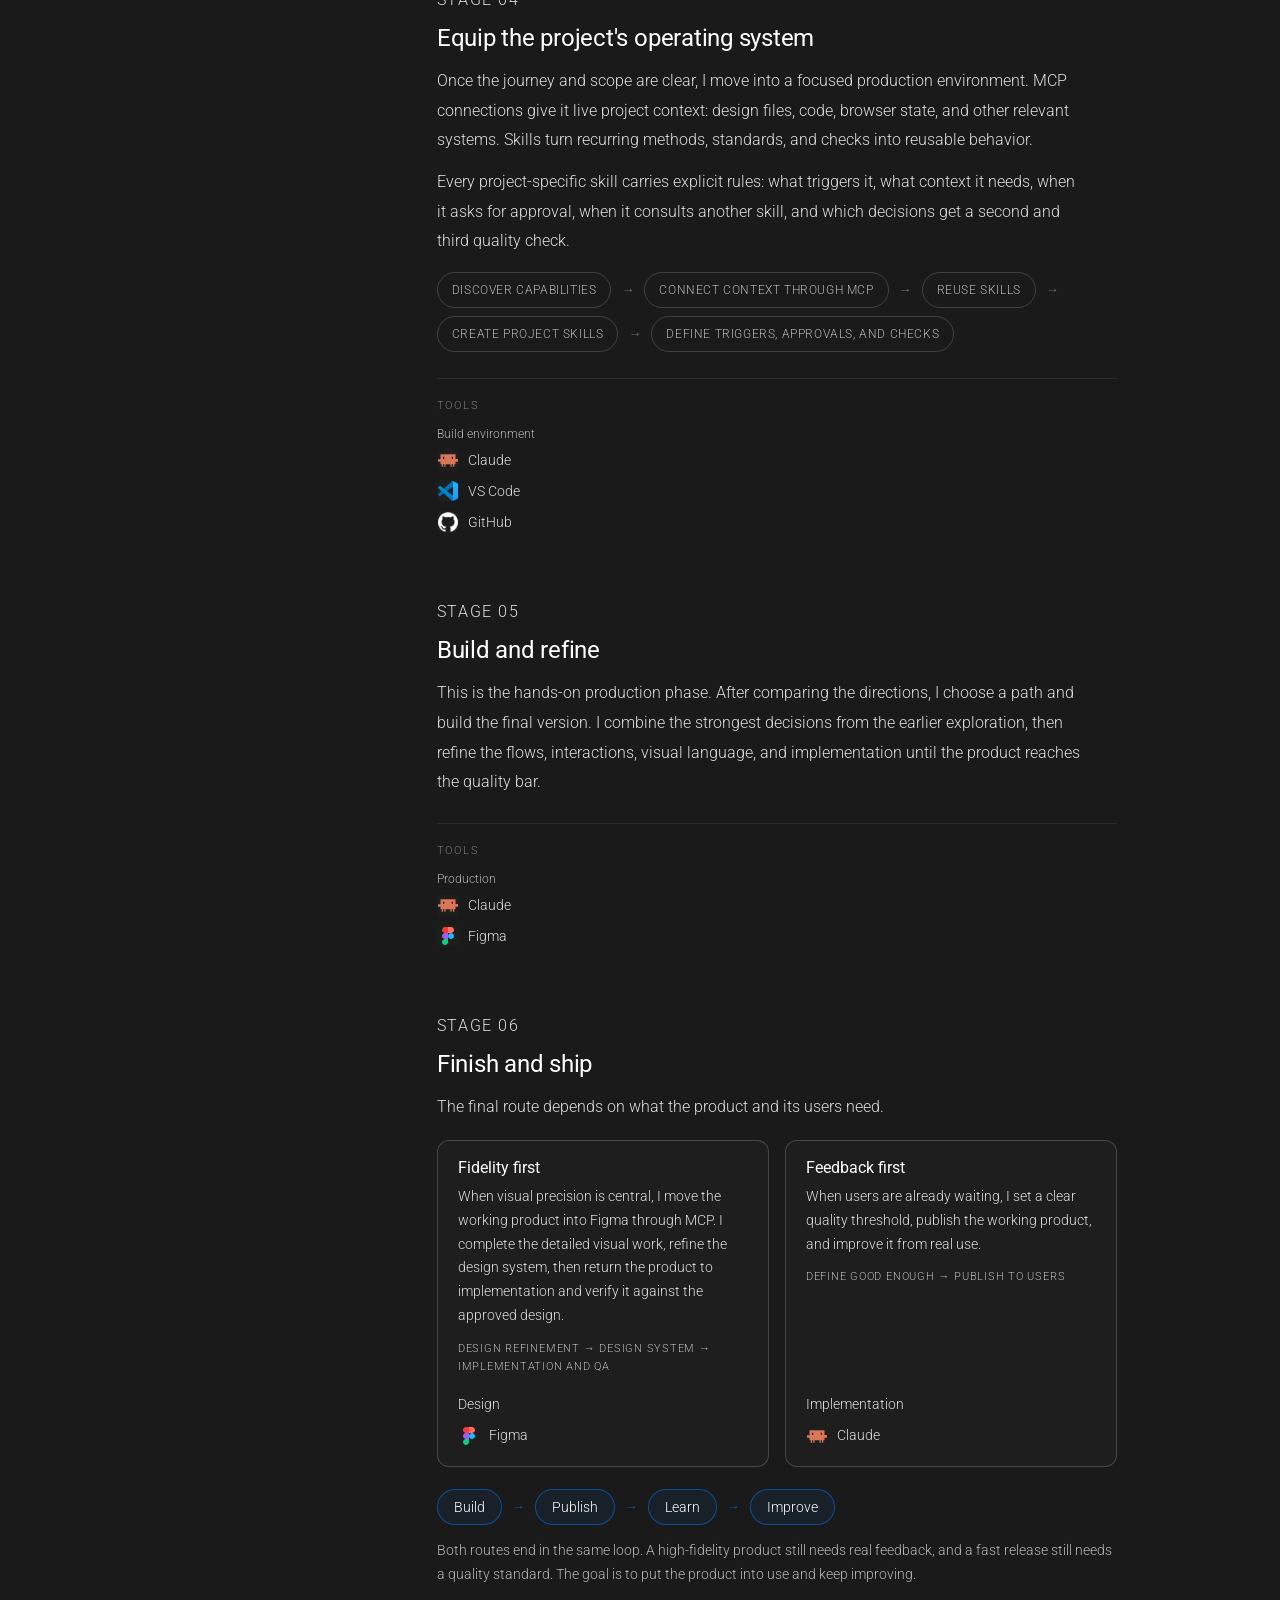
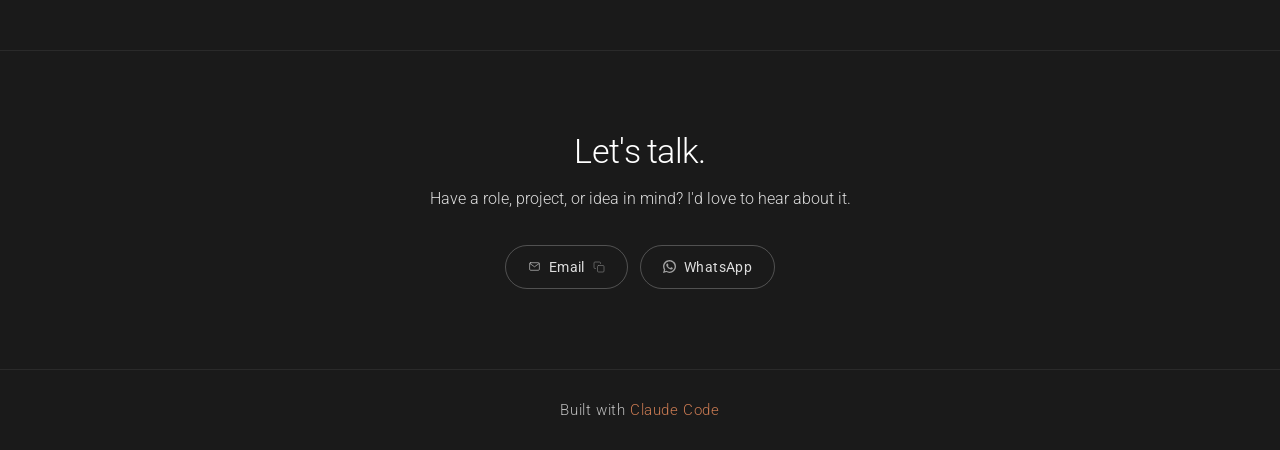
<file: workflow.html>
<!DOCTYPE html>
<html lang="en">
<head>
  <meta charset="UTF-8">
  <meta name="viewport" content="width=device-width, initial-scale=1.0">
  <title>Workflow · Roy Vanounou</title>
  <meta name="description" content="How I design and build products with an AI-native workflow: deliberate exploration, product ecosystem thinking, MCP-connected context, project-specific skills with explicit rules, and a build, publish, learn, improve loop.">
  <!-- Open Graph -->
  <meta property="og:type"         content="website">
  <meta property="og:site_name"    content="Roy Vanounou">
  <meta property="og:title"        content="Workflow · Roy Vanounou">
  <meta property="og:description"  content="How I design and build products with an AI-native workflow: deliberate exploration, product ecosystem thinking, MCP-connected context, project-specific skills with explicit rules, and a build, publish, learn, improve loop.">
  <meta property="og:url"          content="https://designeroy.com/workflow.html">
  <meta property="og:image"        content="https://designeroy.com/assets/images/og-social.png">
  <meta property="og:image:width"  content="1200">
  <meta property="og:image:height" content="630">
  <!-- Twitter / X -->
  <meta name="twitter:card"        content="summary_large_image">
  <meta name="twitter:title"       content="Workflow · Roy Vanounou">
  <meta name="twitter:description" content="How I design and build products with an AI-native workflow: deliberate exploration, product ecosystem thinking, MCP-connected context, project-specific skills with explicit rules, and a build, publish, learn, improve loop.">
  <meta name="twitter:image"       content="https://designeroy.com/assets/images/og-social.png">
  <link rel="icon" href="assets/favicon.svg" type="image/svg+xml">
  <link rel="preconnect" href="https://fonts.googleapis.com">
  <link rel="preconnect" href="https://fonts.gstatic.com" crossorigin>
  <link rel="stylesheet" href="https://fonts.googleapis.com/css2?family=Roboto:wght@300;400;500&display=swap">
  <link rel="stylesheet" href="style.css">
  <!-- Microsoft Clarity -->
  <script type="text/javascript">
      (function(c,l,a,r,i,t,y){
          c[a]=c[a]||function(){(c[a].q=c[a].q||[]).push(arguments)};
          t=l.createElement(r);t.async=1;t.src="https://www.clarity.ms/tag/"+i;
          y=l.getElementsByTagName(r)[0];y.parentNode.insertBefore(t,y);
      })(window, document, "clarity", "script", "yej298a69u");
  </script>
</head>
<body>

  <header class="nav">
    <a href="index.html" class="nav-logo" data-bold="Roy Vanounou">Roy Vanounou</a>
    <nav>
      <a href="index.html">Work</a>
      <a href="about.html">About</a>
      <a href="#contact">Contact</a>
    </nav>
    <button class="nav-toggle" type="button" aria-label="Menu" aria-expanded="false" aria-controls="mobile-menu">
      <svg class="nav-toggle__open" width="22" height="22" viewBox="0 0 22 22" fill="none" stroke="currentColor" stroke-width="1.6" stroke-linecap="round" aria-hidden="true"><path d="M3 6h16M3 11h16M3 16h16"/></svg>
      <svg class="nav-toggle__close" width="22" height="22" viewBox="0 0 22 22" fill="none" stroke="currentColor" stroke-width="1.6" stroke-linecap="round" aria-hidden="true"><path d="M5 5l12 12M17 5L5 17"/></svg>
    </button>
  </header>

  <div class="mobile-menu" id="mobile-menu">
    <div class="mobile-menu__scrim" data-menu-close></div>
    <nav class="mobile-menu__panel" aria-label="Mobile">
      <div class="mobile-menu__links">
        <a href="index.html">Work</a>
        <a href="about.html">About</a>
        <a href="#contact">Contact</a>
      </div>
    </nav>
  </div>

  <main class="workflow-page">

    <header class="wf-header container">
      <h1>I design with production in mind.</h1>
      <div class="ai-intro">
        <p>I don't design for static mockups. I shape products with the system, constraints, and implementation in mind, so they can move smoothly from design into a working&nbsp;product.</p>
      </div>
      <p class="ai-key">AI expands the search space. Judgment narrows it. Systems make the process repeatable. <span class="ai-key-unit">Real users make it better.</span></p>
    </header>

    <div class="wf-layout container">

      <nav class="wf-map" aria-label="Workflow stages">
        <a href="#explore" class="active"><span class="wf-map-num">01</span><span>Explore broadly</span></a>
        <a href="#curate"><span class="wf-map-num">02</span><span>Curate and sharpen</span></a>
        <a href="#model"><span class="wf-map-num">03</span><span>Model the ecosystem</span></a>
        <a href="#equip"><span class="wf-map-num">04</span><span>Equip the system</span></a>
        <a href="#build"><span class="wf-map-num">05</span><span>Build and refine</span></a>
        <a href="#finish"><span class="wf-map-num">06</span><span>Finish and ship</span></a>
      </nav>

      <div class="wf-stages" id="wf-stages">

        <section class="wf-stage" id="explore">
          <p class="wf-stage-num">Stage 01</p>
          <h2>Explore broadly</h2>
          <p>Every project starts with research, ideation, and a shared brief: the problem, the audience, the outcome, the constraints. I explore that brief through several prototyping setups to open a wide, comparable range of&nbsp;directions.</p>
          <div class="wf-chips">
            <span>With visual references</span>
            <span>Without references</span>
            <span>With a design system</span>
            <span>Without one</span>
            <span>Constrained prompts</span>
            <span>Open prompts</span>
          </div>
          <div class="wf-tools">
            <p class="wf-tools-eyebrow">Tools</p>
            <button type="button" class="wf-tools-toggle" aria-expanded="false" aria-controls="wf-tools-body-explore">
              <span class="wts-show">Show tools</span><span class="wts-hide">Hide tools</span>
              <svg width="9" height="9" viewBox="0 0 10 10" fill="none" aria-hidden="true"><path d="M1 3.5L5 7l4-3.5" stroke="currentColor" stroke-width="1.3" stroke-linecap="round" stroke-linejoin="round"/></svg>
            </button>
            <div class="wf-tools-body" id="wf-tools-body-explore">
            <div class="wf-tool-group">
              <p class="wf-tool-cap">Ideation</p>
              <p class="wf-tool">
                <span class="wf-tool-mark"><svg viewBox="0 0 24 24" width="18" height="18" fill="none" xmlns="http://www.w3.org/2000/svg" aria-hidden="true"><path d="M22.282 9.821a5.985 5.985 0 0 0-.516-4.91 6.046 6.046 0 0 0-6.51-2.9A6.065 6.065 0 0 0 4.981 4.18a5.985 5.985 0 0 0-3.998 2.9 6.046 6.046 0 0 0 .743 7.097 5.98 5.98 0 0 0 .51 4.911 6.051 6.051 0 0 0 6.515 2.9A5.985 5.985 0 0 0 13.26 24a6.056 6.056 0 0 0 5.772-4.206 5.99 5.99 0 0 0 3.997-2.9 6.056 6.056 0 0 0-.747-7.073zM13.26 22.43a4.476 4.476 0 0 1-2.876-1.04l.141-.081 4.779-2.758a.795.795 0 0 0 .392-.681v-6.737l2.02 1.168a.071.071 0 0 1 .038.052v5.583a4.504 4.504 0 0 1-4.494 4.494zM3.6 18.304a4.47 4.47 0 0 1-.535-3.014l.142.085 4.783 2.759a.771.771 0 0 0 .78 0l5.843-3.369v2.332a.08.08 0 0 1-.032.067L9.74 19.95a4.5 4.5 0 0 1-6.14-1.646zM2.34 7.896a4.485 4.485 0 0 1 2.366-1.973V11.6a.766.766 0 0 0 .388.676l5.815 3.355-2.02 1.168a.076.076 0 0 1-.071 0l-4.83-2.786A4.504 4.504 0 0 1 2.34 7.896zm16.597 3.855l-5.843-3.387 2.02-1.168a.076.076 0 0 1 .071 0l4.83 2.786a4.494 4.494 0 0 1-.676 8.105v-5.678a.79.79 0 0 0-.402-.658zm2.01-3.023l-.141-.085-4.774-2.782a.776.776 0 0 0-.785 0L9.409 9.23V6.897a.066.066 0 0 1 .028-.061l4.83-2.787a4.5 4.5 0 0 1 6.68 4.66zm-12.64 4.135l-2.02-1.164a.08.08 0 0 1-.038-.057V6.075a4.5 4.5 0 0 1 7.375-3.453l-.142.08L8.704 5.46a.795.795 0 0 0-.393.681zm1.097-2.365l2.602-1.5 2.607 1.5v2.999l-2.597 1.5-2.607-1.5z" fill="#74AA9C"/></svg></span>
                ChatGPT
              </p>
            </div>
            <div class="wf-tool-group">
              <p class="wf-tool-cap">Research</p>
              <p class="wf-tool">
                <span class="wf-tool-mark"><img src="assets/images/tools/perplexity.png" alt="" width="22" height="22"></span>
                Perplexity
              </p>
            </div>
            <div class="wf-tool-group">
              <p class="wf-tool-cap">Rapid prototyping</p>
              <div class="wf-tool-set">
                <span class="wf-tool"><span class="wf-tool-mark"><img src="assets/images/tools/lovable.svg" alt="" width="22" height="22"></span>Lovable</span>
                <span class="wf-tool"><span class="wf-tool-mark"><img src="assets/images/tools/base44.png" alt="" width="22" height="22"></span>Base44</span>
                <span class="wf-tool"><span class="wf-tool-mark"><svg viewBox="0 0 38 57" width="12" height="18" fill="none" xmlns="http://www.w3.org/2000/svg" aria-hidden="true"><path d="M19 28.5C19 25.9804 20.0009 23.5641 21.7825 21.7825C23.5641 20.0009 25.9804 19 28.5 19C31.0196 19 33.4359 20.0009 35.2175 21.7825C36.9991 23.5641 38 25.9804 38 28.5C38 31.0196 36.9991 33.4359 35.2175 35.2175C33.4359 36.9991 31.0196 38 28.5 38C25.9804 38 23.5641 36.9991 21.7825 35.2175C20.0009 33.4359 19 31.0196 19 28.5Z" fill="#1ABCFE"/><path d="M0 47.5C0 44.9804 1.00089 42.5641 2.78249 40.7825C4.56408 39.0009 6.98044 38 9.5 38H19V47.5C19 50.0196 17.9991 52.4359 16.2175 54.2175C14.4359 55.9991 12.0196 57 9.5 57C6.98044 57 4.56408 55.9991 2.78249 54.2175C1.00089 52.4359 0 50.0196 0 47.5Z" fill="#0ACF83"/><path d="M19 0V19H28.5C31.0196 19 33.4359 17.9991 35.2175 16.2175C36.9991 14.4359 38 12.0196 38 9.5C38 6.98044 36.9991 4.56408 35.2175 2.78249C33.4359 1.00089 31.0196 0 28.5 0H19Z" fill="#FF7262"/><path d="M0 9.5C0 12.0196 1.00089 14.4359 2.78249 16.2175C4.56408 17.9991 6.98044 19 9.5 19H19V0H9.5C6.98044 0 4.56408 1.00089 2.78249 2.78249C1.00089 4.56408 0 6.98044 0 9.5Z" fill="#FF3737"/><path d="M0 28.5C0 31.0196 1.00089 33.4359 2.78249 35.2175C4.56408 36.9991 6.98044 38 9.5 38H19V19H9.5C6.98044 19 4.56408 20.0009 2.78249 21.7825C1.00089 23.5641 0 25.9804 0 28.5Z" fill="#A259FF"/></svg></span>Figma Make</span>
              </div>
            </div></div>
          </div>
        </section>

        <section class="wf-stage" id="curate">
          <p class="wf-stage-num">Stage 02</p>
          <h2>Curate and sharpen</h2>
          <p>I read the directions as evidence, not candidates for a winner. I save the strong parts as fragments, flows, interactions, sections, and visual ideas, including good ideas from prototypes that fail as whole products. That library sends me back to research with sharper questions and a clearer visual&nbsp;direction.</p>
        </section>

        <section class="wf-stage" id="model">
          <p class="wf-stage-num">Stage 03</p>
          <h2>Model the ecosystem</h2>
          <p>Before refining screens, I map the full user journey and what the product needs in order to work: flows, states, data, dependencies, backend needs, and edge cases. A product is not a mockup, it is an ecosystem. Here I decide what I build directly, what I prepare for a developer, and what needs a structured&nbsp;handoff.</p>
        </section>

        <section class="wf-stage" id="equip">
          <p class="wf-stage-num">Stage 04</p>
          <h2>Equip the project's operating system</h2>
          <p>Once the journey and scope are clear, I move into a focused production environment. MCP connections give it live project context: design files, code, browser state, and other relevant systems. Skills turn recurring methods, standards, and checks into reusable&nbsp;behavior.</p>
          <p>Every project-specific skill carries explicit rules: what triggers it, what context it needs, when it asks for approval, when it consults another skill, and which decisions get a second and third quality&nbsp;check.</p>
          <div class="ai-substeps">
            <span>Discover capabilities</span>
            <span class="ai-arrow" aria-hidden="true">&#8594;</span>
            <span>Connect context through MCP</span>
            <span class="ai-arrow" aria-hidden="true">&#8594;</span>
            <span>Reuse skills</span>
            <span class="ai-arrow" aria-hidden="true">&#8594;</span>
            <span>Create project skills</span>
            <span class="ai-arrow" aria-hidden="true">&#8594;</span>
            <span>Define triggers, approvals, and checks</span>
          </div>
          <div class="wf-tools">
            <p class="wf-tools-eyebrow">Tools</p>
            <button type="button" class="wf-tools-toggle" aria-expanded="false" aria-controls="wf-tools-body-equip">
              <span class="wts-show">Show tools</span><span class="wts-hide">Hide tools</span>
              <svg width="9" height="9" viewBox="0 0 10 10" fill="none" aria-hidden="true"><path d="M1 3.5L5 7l4-3.5" stroke="currentColor" stroke-width="1.3" stroke-linecap="round" stroke-linejoin="round"/></svg>
            </button>
            <div class="wf-tools-body" id="wf-tools-body-equip">
            <div class="wf-tool-group">
              <p class="wf-tool-cap">Build environment</p>
              <p class="wf-tool">
                <span class="wf-tool-mark"><img src="assets/images/tools/claude-code.svg" alt="" width="22" height="22"></span>
                Claude
              </p>
              <p class="wf-tool">
                <span class="wf-tool-mark"><img src="assets/images/tools/vscode.png" alt="" width="22" height="22"></span>
                VS Code
              </p>
              <p class="wf-tool">
                <span class="wf-tool-mark"><img src="assets/images/tools/github.png" alt="" width="22" height="22"></span>
                GitHub
              </p>
            </div></div>
          </div>
        </section>

        <section class="wf-stage" id="build">
          <p class="wf-stage-num">Stage 05</p>
          <h2>Build and refine</h2>
          <p>This is the hands-on production phase. After comparing the directions, I choose a path and build the final version. I combine the strongest decisions from the earlier exploration, then refine the flows, interactions, visual language, and implementation until the product reaches the quality&nbsp;bar.</p>
          <div class="wf-tools">
            <p class="wf-tools-eyebrow">Tools</p>
            <button type="button" class="wf-tools-toggle" aria-expanded="false" aria-controls="wf-tools-body-build">
              <span class="wts-show">Show tools</span><span class="wts-hide">Hide tools</span>
              <svg width="9" height="9" viewBox="0 0 10 10" fill="none" aria-hidden="true"><path d="M1 3.5L5 7l4-3.5" stroke="currentColor" stroke-width="1.3" stroke-linecap="round" stroke-linejoin="round"/></svg>
            </button>
            <div class="wf-tools-body" id="wf-tools-body-build">
            <div class="wf-tool-group">
              <p class="wf-tool-cap">Production</p>
              <p class="wf-tool">
                <span class="wf-tool-mark"><img src="assets/images/tools/claude-code.svg" alt="" width="22" height="22"></span>
                Claude
              </p>
              <p class="wf-tool">
                <span class="wf-tool-mark"><svg viewBox="0 0 38 57" width="12" height="18" fill="none" xmlns="http://www.w3.org/2000/svg" aria-hidden="true"><path d="M19 28.5C19 25.9804 20.0009 23.5641 21.7825 21.7825C23.5641 20.0009 25.9804 19 28.5 19C31.0196 19 33.4359 20.0009 35.2175 21.7825C36.9991 23.5641 38 25.9804 38 28.5C38 31.0196 36.9991 33.4359 35.2175 35.2175C33.4359 36.9991 31.0196 38 28.5 38C25.9804 38 23.5641 36.9991 21.7825 35.2175C20.0009 33.4359 19 31.0196 19 28.5Z" fill="#1ABCFE"/><path d="M0 47.5C0 44.9804 1.00089 42.5641 2.78249 40.7825C4.56408 39.0009 6.98044 38 9.5 38H19V47.5C19 50.0196 17.9991 52.4359 16.2175 54.2175C14.4359 55.9991 12.0196 57 9.5 57C6.98044 57 4.56408 55.9991 2.78249 54.2175C1.00089 52.4359 0 50.0196 0 47.5Z" fill="#0ACF83"/><path d="M19 0V19H28.5C31.0196 19 33.4359 17.9991 35.2175 16.2175C36.9991 14.4359 38 12.0196 38 9.5C38 6.98044 36.9991 4.56408 35.2175 2.78249C33.4359 1.00089 31.0196 0 28.5 0H19Z" fill="#FF7262"/><path d="M0 9.5C0 12.0196 1.00089 14.4359 2.78249 16.2175C4.56408 17.9991 6.98044 19 9.5 19H19V0H9.5C6.98044 0 4.56408 1.00089 2.78249 2.78249C1.00089 4.56408 0 6.98044 0 9.5Z" fill="#FF3737"/><path d="M0 28.5C0 31.0196 1.00089 33.4359 2.78249 35.2175C4.56408 36.9991 6.98044 38 9.5 38H19V19H9.5C6.98044 19 4.56408 20.0009 2.78249 21.7825C1.00089 23.5641 0 25.9804 0 28.5Z" fill="#A259FF"/></svg></span>
                Figma
              </p>
            </div></div>
          </div>
        </section>

        <section class="wf-stage" id="finish">
          <p class="wf-stage-num">Stage 06</p>
          <h2>Finish and ship</h2>
          <p>The final route depends on what the product and its users&nbsp;need.</p>
          <div class="ai-routes">
            <div class="ai-route">
              <div class="ai-route-body">
                <h4>Fidelity first</h4>
                <p>When visual precision is central, I move the working product into Figma through MCP. I complete the detailed visual work, refine the design system, then return the product to implementation and verify it against the approved&nbsp;design.</p>
                <p class="ai-route-flow">Design refinement &#8594; Design system &#8594; Implementation and QA</p>
              </div>
              <div class="wf-route-tool">
                <p class="wf-tool-cap">Design</p>
                <p class="wf-tool"><span class="wf-tool-mark"><svg viewBox="0 0 38 57" width="12" height="18" fill="none" xmlns="http://www.w3.org/2000/svg" aria-hidden="true"><path d="M19 28.5C19 25.9804 20.0009 23.5641 21.7825 21.7825C23.5641 20.0009 25.9804 19 28.5 19C31.0196 19 33.4359 20.0009 35.2175 21.7825C36.9991 23.5641 38 25.9804 38 28.5C38 31.0196 36.9991 33.4359 35.2175 35.2175C33.4359 36.9991 31.0196 38 28.5 38C25.9804 38 23.5641 36.9991 21.7825 35.2175C20.0009 33.4359 19 31.0196 19 28.5Z" fill="#1ABCFE"/><path d="M0 47.5C0 44.9804 1.00089 42.5641 2.78249 40.7825C4.56408 39.0009 6.98044 38 9.5 38H19V47.5C19 50.0196 17.9991 52.4359 16.2175 54.2175C14.4359 55.9991 12.0196 57 9.5 57C6.98044 57 4.56408 55.9991 2.78249 54.2175C1.00089 52.4359 0 50.0196 0 47.5Z" fill="#0ACF83"/><path d="M19 0V19H28.5C31.0196 19 33.4359 17.9991 35.2175 16.2175C36.9991 14.4359 38 12.0196 38 9.5C38 6.98044 36.9991 4.56408 35.2175 2.78249C33.4359 1.00089 31.0196 0 28.5 0H19Z" fill="#FF7262"/><path d="M0 9.5C0 12.0196 1.00089 14.4359 2.78249 16.2175C4.56408 17.9991 6.98044 19 9.5 19H19V0H9.5C6.98044 0 4.56408 1.00089 2.78249 2.78249C1.00089 4.56408 0 6.98044 0 9.5Z" fill="#FF3737"/><path d="M0 28.5C0 31.0196 1.00089 33.4359 2.78249 35.2175C4.56408 36.9991 6.98044 38 9.5 38H19V19H9.5C6.98044 19 4.56408 20.0009 2.78249 21.7825C1.00089 23.5641 0 25.9804 0 28.5Z" fill="#A259FF"/></svg></span>Figma</p>
              </div>
            </div>
            <div class="ai-route">
              <div class="ai-route-body">
                <h4>Feedback first</h4>
                <p>When users are already waiting, I set a clear quality threshold, publish the working product, and improve it from real&nbsp;use.</p>
                <p class="ai-route-flow">Define good enough &#8594; Publish to users</p>
              </div>
              <div class="wf-route-tool">
                <p class="wf-tool-cap">Implementation</p>
                <p class="wf-tool"><span class="wf-tool-mark"><img src="assets/images/tools/claude-code.svg" alt="" width="22" height="22"></span>Claude</p>
              </div>
            </div>
          </div>
          <div class="ai-loop">
            <p class="ai-loop-chain">
              <span>Build</span>
              <span class="ai-arrow" aria-hidden="true">&#8594;</span>
              <span>Publish</span>
              <span class="ai-arrow" aria-hidden="true">&#8594;</span>
              <span>Learn</span>
              <span class="ai-arrow" aria-hidden="true">&#8594;</span>
              <span>Improve</span>
            </p>
            <p class="ai-loop-note">Both routes end in the same loop. A high-fidelity product still needs real feedback, and a fast release still needs a quality standard. The goal is to put the product into use and keep&nbsp;improving.</p>
          </div>
        </section>

      </div>
    </div>

  </main>

  <footer id="contact" class="contact-footer" tabindex="-1">
    <div class="container">
      <h2 class="contact-footer__heading">Let's talk.</h2>
      <p class="contact-footer__lead"><span>Have a role, project, or idea in mind?</span> <span>I'd love to hear about it.</span></p>
      <div class="contact-footer__actions">
        <a href="mailto:Roee299@gmail.com" class="btn btn--tertiary">
          <svg width="13" height="13" viewBox="0 0 24 24" fill="none" stroke="currentColor" stroke-width="1.6" stroke-linecap="round" stroke-linejoin="round" aria-hidden="true"><rect x="3" y="5" width="18" height="14" rx="2"/><path d="M3.5 6.5l8.5 6 8.5-6"/></svg>
          Email
        </a>
        <a href="https://wa.me/972548308128" target="_blank" rel="noopener noreferrer" class="btn btn--tertiary">
          <svg width="13" height="13" viewBox="0 0 24 24" fill="currentColor" aria-hidden="true"><path d="M17.47 14.38c-.3-.15-1.76-.87-2.03-.97-.27-.1-.47-.15-.67.15-.2.3-.77.97-.94 1.17-.17.2-.35.22-.65.07-.3-.15-1.26-.46-2.4-1.48-.89-.79-1.49-1.77-1.66-2.07-.17-.3-.02-.46.13-.61.13-.13.3-.35.45-.52.15-.17.2-.3.3-.5.1-.2.05-.37-.02-.52-.07-.15-.67-1.62-.92-2.22-.24-.58-.49-.5-.67-.51l-.57-.01c-.2 0-.52.07-.8.37-.27.3-1.04 1.02-1.04 2.48s1.07 2.88 1.22 3.08c.15.2 2.1 3.2 5.08 4.49.71.31 1.26.49 1.69.62.71.23 1.36.2 1.87.12.57-.09 1.76-.72 2-1.41.25-.69.25-1.28.17-1.41-.07-.13-.27-.2-.57-.35zM12.04 21.5h-.01a9.4 9.4 0 0 1-4.79-1.31l-.34-.2-3.56.93.95-3.47-.22-.36a9.38 9.38 0 0 1-1.44-5.01c0-5.19 4.23-9.41 9.43-9.41 2.52 0 4.88.98 6.66 2.76a9.36 9.36 0 0 1 2.76 6.66c-.01 5.19-4.24 9.41-9.42 9.41zM20.52 3.49A11.76 11.76 0 0 0 12.04 0C5.46 0 .1 5.35.1 11.92c0 2.1.55 4.15 1.6 5.96L0 24l6.29-1.65a11.9 11.9 0 0 0 5.74 1.46h.01c6.58 0 11.94-5.35 11.94-11.92 0-3.19-1.24-6.19-3.49-8.45z"/></svg>
          WhatsApp
        </a>
      </div>
    </div>
  </footer>

  <footer class="site-footer">
    <p>Built with <span class="footer-accent">Claude Code</span></p>
  </footer>

  <!-- Stage map highlight (desktop rail / tablet strip). Progressive enhancement:
       the map is plain anchor links, so the page is complete without this script. -->
  <script>
    (function () {
      // ── Collapsible stage tools (tablet/mobile only; CSS keeps them open on desktop) ──
      document.querySelectorAll('.wf-tools-toggle').forEach(function (btn) {
        btn.addEventListener('click', function () {
          var panel = btn.closest('.wf-tools');
          var open = panel.classList.toggle('open');
          btn.setAttribute('aria-expanded', String(open));
        });
      });

      var stages = Array.prototype.slice.call(document.querySelectorAll('.wf-stage'));
      var links = {};
      document.querySelectorAll('.wf-map a').forEach(function (a) {
        links[a.getAttribute('href').slice(1)] = a;
      });
      if (!stages.length || !('IntersectionObserver' in window)) return;
      var current = document.querySelector('.wf-map a.active');
      var strip = window.matchMedia('(min-width: 641px) and (max-width: 1100px)');
      var onscreen = {};

      function refresh() {
        var chosen = null;
        for (var i = 0; i < stages.length; i++) {
          if (onscreen[stages[i].id]) { chosen = stages[i].id; break; }
        }
        if (!chosen) return; // between stages: keep the last highlight
        var link = links[chosen];
        if (!link || link === current) return;
        if (current) current.classList.remove('active');
        current = link;
        link.classList.add('active');
        if (strip.matches && link.scrollIntoView) {
          link.scrollIntoView({ block: 'nearest', inline: 'center' });
        }
      }

      var io = new IntersectionObserver(function (entries) {
        entries.forEach(function (e) { onscreen[e.target.id] = e.isIntersecting; });
        refresh();
      }, { rootMargin: '-30% 0px -60% 0px', threshold: 0 });

      stages.forEach(function (s) { io.observe(s); });
    }());
  </script>
  <script src="site.js"></script>

</body>
</html>
</file>
<file: style.css>
/* Google Fonts loaded via <link> in each page <head> — not here */

*, *::before, *::after { box-sizing: border-box; margin: 0; padding: 0; }

:root {
  --bg: #1a1a1a;
  --bg2: #222222;
  --border: #2a2a2a;
  --text: #ffffff;
  --text-body: rgba(255, 255, 255, 0.85); /* body / paragraph copy */
  --muted: rgba(255, 255, 255, 0.68);     /* metadata, labels, secondary */
  --accent: #007AFF;
  --font: 'Roboto', sans-serif;
}

html { font-size: 16px; scroll-behavior: smooth; }

body {
  background: var(--bg);
  color: var(--text);
  font-family: var(--font);
  font-weight: 300;
  -webkit-font-smoothing: antialiased;
}

/* ── SCROLLBAR — subtle, thin, still functional ── */
html::-webkit-scrollbar { width: 5px; height: 5px; }
html::-webkit-scrollbar-track { background: transparent; }
html::-webkit-scrollbar-thumb { background: rgba(255, 255, 255, 0.12); border-radius: 999px; }
html::-webkit-scrollbar-thumb:hover { background: rgba(255, 255, 255, 0.24); }

@supports (-moz-appearance: none) {                /* Firefox only — Chromium uses the 5px WebKit bar above */
  html { scrollbar-width: thin; scrollbar-color: rgba(255, 255, 255, 0.12) transparent; }
  .mobile-menu__panel { scrollbar-width: auto; scrollbar-color: auto; }
}

a { color: inherit; text-decoration: none; }

/* ── PAGE CONTAINER ── */
.container {
  max-width: 1440px;
  margin: 0 auto;
  padding-left: 80px;
  padding-right: 80px;
}

/* ── NAV ── */
.nav {
  position: fixed;
  top: 0; left: 0; right: 0;
  z-index: 100;
  height: 68px;
  display: flex;
  align-items: center;
  justify-content: space-between;
  padding: 0 80px;
  background: var(--bg);
}

.nav-logo {
  display: inline-flex;
  align-items: center;
  font-size: 14px;
  font-weight: 500;
  letter-spacing: 0.04em;
  text-transform: uppercase;
  white-space: nowrap;
  color: var(--text);
  line-height: 1;
  transition: opacity 0.2s;
}

@media (hover: hover) { .nav-logo:hover { opacity: 0.75; } }

.nav nav {
  display: flex;
  align-items: center;
  gap: 32px;
}

.nav nav a {
  display: inline-flex;
  align-items: center;
  line-height: 1;
  font-size: 14px;
  font-weight: 400;
  letter-spacing: 0.06em;
  text-transform: uppercase;
  color: rgba(255, 255, 255, 0.68);
  white-space: nowrap;
  transition: color 0.2s;
}

@media (hover: hover) {
  .nav nav a:hover { color: var(--text); }
}
.nav nav a[aria-current="page"],
.nav nav a[aria-current="true"] { color: var(--text); }
.nav nav a:focus-visible {
  outline: 2px solid var(--accent);
  outline-offset: 4px;
  border-radius: 2px;
}

/* ── MOBILE NAV MENU (hamburger) ──
   Desktop shows the inline links and hides these controls entirely; the ≤768px
   block below swaps to the hamburger + slide-down panel. */
.nav-toggle {
  display: none;              /* revealed ≤768px */
  align-items: center;
  justify-content: center;
  width: 44px;
  height: 44px;
  margin-right: -10px;        /* optically align the glyph to the nav padding edge */
  padding: 0;
  background: transparent;
  border: none;
  color: var(--text);
  cursor: pointer;
}
.nav-toggle svg { display: block; }
/* Specificity must beat `.nav-toggle svg` (0,1,1) so the inactive glyph hides */
.nav-toggle .nav-toggle__close { display: none; }
.nav-toggle[aria-expanded="true"] .nav-toggle__open { display: none; }
.nav-toggle[aria-expanded="true"] .nav-toggle__close { display: block; }

.mobile-menu { display: none; }  /* becomes a positioned overlay ≤768px */

@media (max-width: 768px) {
  /* Replace the inline links with the hamburger */
  .nav nav { display: none; }
  .nav-toggle { display: inline-flex; }

  .mobile-menu {
    display: block;
    position: fixed;
    inset: 0;
    z-index: 95;               /* below the fixed nav (100) so the logo stays visible */
    visibility: hidden;
    opacity: 0;
    transition: opacity 0.24s ease, visibility 0s linear 0.24s;
  }
  .mobile-menu.is-open {
    visibility: visible;
    opacity: 1;
    transition: opacity 0.24s ease;
  }

  .mobile-menu__scrim {
    position: absolute;
    inset: 0;
    background: rgba(0, 0, 0, 0.55);
  }

  .mobile-menu__panel {
    position: absolute;
    top: 56px;                 /* clear the mobile nav bar */
    left: 0;
    right: 0;
    max-height: calc(100vh - 56px);
    overflow-y: auto;
    background: var(--bg);
    border-bottom: 1px solid var(--border);
    box-shadow: 0 24px 48px rgba(0, 0, 0, 0.4);
    padding: 8px 24px 28px;
    transform: translateY(-14px);
    transition: transform 0.24s ease;
  }
  .mobile-menu.is-open .mobile-menu__panel { transform: translateY(0); }

  .mobile-menu__links { display: flex; flex-direction: column; }
  .mobile-menu__links a {
    display: flex;
    align-items: center;
    min-height: 52px;
    font-size: 15px;
    font-weight: 400;
    letter-spacing: 0.06em;
    text-transform: uppercase;
    color: rgba(255, 255, 255, 0.68);
    border-bottom: 1px solid var(--border);
    transition: color 0.2s;
  }
  /* Current item (exact page or current section) — text stays fully white.
     Kept unguarded so it always shows on touch; the hover half is split out to a
     (hover: hover) block below so a tap can't leave a link stuck white. */
  .mobile-menu__links a[aria-current="page"],
  .mobile-menu__links a[aria-current="true"] { color: var(--text); }

  /* On-brand focus ring for the menu controls, matching the lightbox pattern */
  .nav-toggle:focus-visible,
  .mobile-menu__links a:focus-visible {
    outline: 2px solid var(--accent);
    outline-offset: 3px;
    border-radius: 2px;
  }

  /* The panel takes focus programmatically on open (it's the "Mobile" nav
     landmark, not an actionable control), so it must never show a ring — the
     Tab focus-trap moves the first Tab onto "Work", which keeps its own ring.
     Mirrors the .contact-footer:focus precedent. */
  .mobile-menu__panel:focus { outline: none; }
  /* A pointer-initiated close returns focus to the toggle silently (see site.js
     data-quiet-focus); the plain .nav-toggle:focus-visible ring above is left
     intact for keyboard users. */
  .nav-toggle[data-quiet-focus]:focus-visible { outline: none; }
}

/* Hover is a pointer-only affordance — guarded so a tap never leaves the menu
   link stuck in its hover colour on touch devices. */
@media (max-width: 768px) and (hover: hover) {
  .mobile-menu__links a:hover { color: var(--text); }
}

@media (max-width: 768px) and (prefers-reduced-motion: reduce) {
  .mobile-menu,
  .mobile-menu.is-open { transition: opacity 0s, visibility 0s; }
  .mobile-menu__panel,
  .mobile-menu.is-open .mobile-menu__panel { transition: none; transform: none; }
}

/* ── HERO ── */
.hero {
  min-height: 100vh;
  display: flex;
  flex-direction: column;
  position: relative;
  overflow: hidden;
}

.hero::before {
  content: '';
  position: absolute;
  inset: 0;
  background:
    radial-gradient(ellipse 55% 65% at 5% 100%, rgba(123, 47, 190, 0.26) 0%, transparent 60%),
    radial-gradient(ellipse 50% 60% at 95% 0%, rgba(0, 122, 255, 0.20) 0%, transparent 60%);
  filter: url(#grain) contrast(1.1);
  pointer-events: none;
  z-index: 0;
}

.hero::after {
  content: '';
  position: absolute;
  bottom: 0; left: 0; right: 0;
  height: 1px;
  background: linear-gradient(90deg, transparent 0%, rgba(255,255,255,0.1) 30%, rgba(255,255,255,0.1) 70%, transparent 100%);
  z-index: 2;
}

/* ── HERO INNER GRID (container acts as the 2-col grid) ── */
.hero > .container {
  flex: 1;
  display: grid;
  grid-template-columns: 1fr 300px;
  gap: 72px;
  padding-top: 88px;   /* clear fixed nav */
  align-items: stretch;
  position: relative;
  z-index: 1;
}

/* Left: all text content, vertically centered */
.hero-text {
  display: flex;
  flex-direction: column;
  justify-content: center;
  padding-bottom: 60px;
}

.hero-name {
  font-size: clamp(48px, 6.2vw, 84px);
  font-weight: 400;
  line-height: 1.05;
  letter-spacing: -0.03em;
  margin-bottom: 14px;
}

.hero-role {
  font-size: 13px;
  color: var(--accent);
  letter-spacing: 0.08em;
  text-transform: uppercase;
  font-weight: 400;
  margin-bottom: 32px;
}

/* Primary value statement — the strongest body text: larger, brighter, widest
   measure. Balanced wrapping keeps even line lengths at every breakpoint. */
.hero-bio {
  font-size: clamp(17px, 1.6vw, 21px);
  color: rgba(255, 255, 255, 0.92);
  line-height: 1.6;
  font-weight: 300;
  margin-bottom: 32px;      /* the lead now stands alone — a clear break before the traits */
  max-width: 560px;
  text-wrap: balance;
}

/* Positioning statement — an intentional, near-white line, not muted metadata */
.hero-traits {
  font-size: 17px;
  color: rgba(255, 255, 255, 0.92);
  line-height: 1.5;
  letter-spacing: 0.02em;
  margin-bottom: 32px;
}

/* ── BUTTON SYSTEM ──
   One system, three content-CTA variants: Primary (filled), Secondary (outlined),
   Tertiary (borderless text link). Header navigation is a separate component (.nav). */
.btn {
  display: inline-flex;
  align-items: center;
  justify-content: center;
  gap: 8px;
  height: 44px;
  padding: 0 22px;
  border: 1px solid transparent;
  border-radius: 999px;
  background: transparent;
  color: var(--text);
  font-family: var(--font);
  font-size: 14px;
  font-weight: 400;
  letter-spacing: 0.03em;
  line-height: 1;
  white-space: nowrap;
  cursor: pointer;
  transition: background 0.2s, border-color 0.2s, color 0.2s;
}
.btn svg { width: 13px; height: 13px; display: block; flex-shrink: 0; }
.btn:focus-visible { outline: 2px solid var(--accent); outline-offset: 2px; }

/* Primary — solid filled blue, the single strongest action. Slightly muted from
   the raw #007AFF accent (a touch less saturated/bright) so it feels calmer on
   the dark background while keeping ≥4.5:1 contrast with white text. */
.btn--primary {
  background: #1272d9;
  border-color: #1272d9;
  color: #ffffff;
}
@media (hover: hover) {
  .btn--primary:hover { background: #187eec; border-color: #187eec; }
}
.btn--primary:active { background: #0f5eb3; border-color: #0f5eb3; }

/* Secondary — restrained semi-transparent blue; same pill, size and icon as Primary */
.btn--secondary {
  background: rgba(0, 122, 255, 0.15);
  border-color: rgba(0, 122, 255, 0.50);
  color: #78b1ff;   /* lighter blue accent — text + icons (icons inherit via currentColor) */
}
@media (hover: hover) {
  .btn--secondary:hover {
    background: rgba(0, 122, 255, 0.24);
    border-color: rgba(0, 122, 255, 0.75);
  }
}
.btn--secondary:active { background: rgba(0, 122, 255, 0.32); }

/* Tertiary — neutral outlined pill, lowest emphasis */
.btn--tertiary {
  border-color: rgba(255, 255, 255, 0.24);
  color: rgba(255, 255, 255, 0.85);
}
.btn--tertiary svg { opacity: 0.7; }
@media (hover: hover) {
  .btn--tertiary:hover {
    border-color: rgba(255, 255, 255, 0.42);
    background: rgba(255, 255, 255, 0.04);
    color: #ffffff;
  }
  .btn--tertiary:hover svg { opacity: 1; }
}
.btn--tertiary:active { background: rgba(255, 255, 255, 0.07); }

/* Button row container */
.hero-actions {
  display: flex;
  flex-wrap: wrap;
  gap: 8px;
}

/* ── HERO CTA GROUP — filled primary + outlined secondary ── */
.hero-cta {
  display: flex;
  flex-wrap: wrap;
  align-items: center;
  gap: 12px;
  margin-top: 8px;   /* + .hero-traits margin-bottom → intentional yet connected */
}

/* Mobile: larger, ≥44px touch targets for every button */
@media (max-width: 768px) {
  .btn { min-height: 48px; }
}

/* Quiet copy glyph on the right of Email buttons (injected by JS; decorative,
   not a separate target). currentColor + low opacity keeps it consistent with
   each variant and quieter than the label and left icon. */
.btn .btn-copy-icon { width: 12px; height: 12px; opacity: 0.4; }
@media (hover: hover) { .btn:hover .btn-copy-icon { opacity: 0.55; } }

/* Copy-confirmation toast — restrained, accessible (role=status / aria-live),
   auto-dismissed by JS. */
.copy-toast {
  position: fixed;
  left: 50%;
  bottom: 28px;
  transform: translateX(-50%) translateY(10px);
  z-index: 300;
  max-width: calc(100vw - 32px);
  padding: 13px 22px;
  background: var(--bg2);
  border: 1px solid var(--border);
  border-radius: 999px;
  color: #ffffff;
  font-size: 14px;
  font-weight: 400;
  box-shadow: 0 12px 34px rgba(0, 0, 0, 0.45);
  opacity: 0;
  visibility: hidden;
  pointer-events: none;
  transition: opacity 0.24s ease, transform 0.24s ease, visibility 0s linear 0.24s;
}
.copy-toast.is-visible {
  opacity: 1;
  visibility: visible;
  transform: translateX(-50%) translateY(0);
  transition: opacity 0.24s ease, transform 0.24s ease;
}
@media (prefers-reduced-motion: reduce) {
  .copy-toast,
  .copy-toast.is-visible { transition: opacity 0.2s ease; transform: translateX(-50%); }
}

/* Contact links (LinkedIn / WhatsApp / Email) use .btn .btn--secondary with a
   monochrome recognition icon — no branded per-service hover treatment. */

/* Right: portrait column — grounded to hero floor */
.hero-photo {
  align-self: end;
}

.hero-photo img {
  width: 100%;
  height: auto;
  display: block;
}

/* ── HERO SHAPES ── */
.shape {
  position: absolute;
  pointer-events: none;
  z-index: 0;
}

/* large faint ring — ambient background texture */
.shape-ring-1 {
  width: 480px;
  height: 480px;
  border-radius: 50%;
  border: 1px solid rgba(255, 255, 255, 0.05);
  top: -80px;
  right: -80px;
}

/* smaller ring — bottom right ambient */
.shape-ring-2 {
  width: 200px;
  height: 200px;
  border-radius: 50%;
  border: 1px solid rgba(0, 122, 255, 0.08);
  bottom: 32px;
  right: 60px;
}

/* dot grid — top right corner, very subtle */
.shape-dot-grid {
  width: 100px;
  height: 100px;
  top: 100px;
  right: 100px;
  background-image: radial-gradient(circle, rgba(255,255,255,0.12) 1px, transparent 1px);
  background-size: 14px 14px;
  opacity: 0.4;
}


@media (max-width: 900px) {
  .hero {
    min-height: 100vh;
    min-height: 100svh;
  }
  .hero > .container {
    display: flex;
    flex-direction: column;
    align-items: stretch;
    width: 100%;
    padding-top: 96px;
    padding-bottom: 0;
    gap: 0;
  }
  .hero-text {
    flex-shrink: 0;
    justify-content: flex-start;
    padding-bottom: 24px;
  }
  .hero-photo {
    display: flex;
    align-items: flex-end;
    justify-content: flex-end;
    align-self: stretch;
    flex: 1;
    min-height: 200px;
    overflow: hidden;
    padding-bottom: 20px;
  }
  .hero-photo img {
    width: min(55%, 270px);
    margin-right: 16px;
    height: auto;
    display: block;
  }
}

/* Mobile portrait: smaller, flush to hero bottom divider */
@media (max-width: 600px) {
  .hero-photo {
    justify-content: flex-end;
    padding-bottom: 0;
  }
  .hero-photo img {
    width: 50%;
    margin-right: 4px;
  }
}

/* ── Ultra-wide breakpoints: restore balance between text + portrait ──
   width: 100% is required on .hero > .container because margin: 0 auto on a
   flex child disables cross-axis stretch, so max-width alone won't expand the
   grid — the container must be told to fill the flex parent first. */
@media (min-width: 1800px) {
  .container {
    max-width: 1680px;
  }
  .hero > .container {
    width: 100%;
    grid-template-columns: 1fr 360px;
    gap: 96px;
  }
}

@media (min-width: 1920px) {
  .container {
    max-width: 1760px;
  }
  .hero > .container {
    width: 100%;
    grid-template-columns: 1fr 420px;
    gap: 108px;
  }
  .hero-name {
    font-size: 96px;
  }
}

@media (min-width: 2560px) {
  .container {
    max-width: 2100px;
  }
  .hero > .container {
    width: 100%;
    grid-template-columns: 1fr 480px;
    gap: 120px;
  }
}

@media (min-width: 3200px) {
  .container {
    max-width: 2600px;
  }
  .hero > .container {
    width: 100%;
    grid-template-columns: 1fr 580px;
    gap: 140px;
  }
}

/* ── WORK INDEX ── */
.work-index {
  padding: 0;
}

/* ┌─────────────────────────────────────────────────────────────────
   │ ROLLBACK: previous homepage Work section (3-col card grid)
   │ Uncomment this block + the matching HTML in index.html to restore.
   └─────────────────────────────────────────────────────────────────
.work-grid {
  max-width: 1440px;
  margin: 0 auto;
  display: grid;
  grid-template-columns: repeat(3, 1fr);
  column-gap: 20px;
  row-gap: 20px;
  padding: 28px 80px 80px;
}
.project-card {
  display: block; cursor: pointer;
  border: 1px solid rgba(255,255,255,0.025);
  border-radius: 16px; padding: 10px 10px 14px;
  background: transparent; transition: border-color 220ms ease;
}
.project-card:hover { border-color: rgba(255,255,255,0.07); }
.project-thumb {
  width: 100%; aspect-ratio: 4/3;
  overflow: hidden; border-radius: 10px; position: relative;
}
.project-thumb img {
  width: 100%; height: 100%; object-fit: contain; display: block;
  vertical-align: bottom; filter: brightness(0.85) saturate(0.92);
  transition: filter 220ms ease;
}
.project-card:hover .project-thumb img { filter: brightness(1) saturate(1); }
.project-meta { padding: 14px 2px 4px; display: flex; align-items: baseline; justify-content: space-between; gap: 12px; }
.project-name { font-size: 15px; font-weight: 400; }
.project-tag { font-size: 12px; color: var(--muted); letter-spacing: 0.08em; text-transform: uppercase; white-space: nowrap; }
*/

/* ── WORK SECTION (editorial zigzag) ── */

/* ── WORKFLOW PAGE (workflow.html) ── */
.wf-header { padding-top: 148px; margin-bottom: 84px; }
.wf-header h1 {
  font-size: clamp(30px, 3.4vw, 44px);
  font-weight: 400;
  letter-spacing: -0.01em;
  line-height: 1.15;
  margin-bottom: 26px;
}
.ai-intro { max-width: 700px; }
.ai-intro p {
  font-size: 18px;
  line-height: 1.6;
  color: var(--text-body);
  font-weight: 300;
  text-wrap: pretty;
}
.ai-intro p + p { margin-top: 14px; }
.ai-key {
  max-width: 760px;
  margin: 30px 0 0;
  padding: 18px 22px;
  border-left: 2px solid var(--accent);
  background: rgba(0, 122, 255, 0.06);
  border-radius: 0 10px 10px 0;
  font-size: 16.5px;
  line-height: 1.75;
  color: var(--text);
}
/* keep the final sentence together so it wraps to a new line as one unit */
.ai-key-unit { white-space: nowrap; }

/* two-column layout: sticky stage map + detail column */
.wf-layout {
  display: grid;
  grid-template-columns: 280px minmax(0, 1fr);
  gap: clamp(48px, 6vw, 110px);
  align-items: start;
  padding-bottom: 40px;
}
.wf-map { position: sticky; top: 100px; display: flex; flex-direction: column; }
.wf-map a {
  display: flex;
  align-items: baseline;
  gap: 14px;
  padding: 11px 18px;
  border-left: 1px solid var(--border);
  color: var(--muted);
  font-size: 14.5px;
  transition: color 0.2s, border-color 0.2s;
}
.wf-map a .wf-map-num {
  font-size: 11px;
  letter-spacing: 0.08em;
  color: rgba(255, 255, 255, 0.4);
  transition: color 0.2s;
}
@media (hover: hover) { .wf-map a:hover { color: var(--text); } }
.wf-map a.active { color: var(--text); border-left-color: var(--accent); }
.wf-map a.active .wf-map-num { color: var(--accent); }

.wf-stage { padding-bottom: 64px; scroll-margin-top: 100px; }
.wf-stage:last-of-type { padding-bottom: 24px; }
.wf-stage-num {
  font-size: 12px;
  letter-spacing: 0.1em;
  text-transform: uppercase;
  color: var(--accent);
  margin-bottom: 10px;
}
.wf-stage h2 {
  font-size: 24px;
  font-weight: 400;
  letter-spacing: -0.01em;
  margin-bottom: 14px;
}
.wf-stage > p {
  font-size: 16px;
  line-height: 1.85;
  color: var(--text-body);
  font-weight: 300;
  max-width: 680px;
  text-wrap: pretty;
}
.wf-stage > p + p { margin-top: 12px; }
.wf-chips {
  display: flex;
  flex-wrap: wrap;
  gap: 8px;
  margin-top: 16px;
  max-width: 680px;
}
.wf-chips span {
  display: inline-flex;
  align-items: center;
  height: 36px;
  padding: 0 14px;
  border: 1px solid rgba(255, 255, 255, 0.16);
  border-radius: 999px;
  font-size: 13px;
  color: var(--muted);
}

/* Equip: internal capability sequence */
.ai-substeps {
  display: flex;
  flex-wrap: wrap;
  align-items: center;
  gap: 8px 10px;
  margin-top: 16px;
  max-width: 680px;
}
.ai-substeps span {
  display: inline-flex;
  align-items: center;
  height: 36px;
  padding: 0 14px;
  border: 1px solid rgba(255, 255, 255, 0.16);
  border-radius: 999px;
  font-size: 12px;
  letter-spacing: 0.05em;
  text-transform: uppercase;
  color: var(--muted);
  white-space: nowrap;
}
.ai-substeps .ai-arrow,
.ai-loop-chain .ai-arrow {
  border: none;
  padding: 0;
  height: auto;
  color: rgba(255, 255, 255, 0.38);
  font-size: 13px;
  letter-spacing: 0;
}

/* final branch: two finishing routes */
.ai-routes {
  display: grid;
  grid-template-columns: 1fr 1fr;
  gap: 16px;
  margin-top: 18px;
  max-width: 680px;
}
.ai-route {
  display: flex;
  flex-direction: column;
  border: 1px solid rgba(255, 255, 255, 0.18);
  border-radius: 12px;
  padding: 18px 20px;
  background: rgba(255, 255, 255, 0.02);
  transition: border-color 0.2s;
}
@media (hover: hover) { .ai-route:hover { border-color: rgba(255, 255, 255, 0.3); } }
.ai-route h4 {
  font-size: 15.5px;
  font-weight: 400;
  color: var(--text);
  margin-bottom: 8px;
}
.ai-route p {
  font-size: 14px;
  line-height: 1.7;
  color: var(--text-body);
  font-weight: 300;
}
.ai-route p.ai-route-flow {
  margin-top: 12px;
  font-size: 11px;
  letter-spacing: 0.07em;
  text-transform: uppercase;
  color: var(--muted);
}
/* tool sits at the foot of each route so both align across equal-height cards */
/* Stage 06: each route's tool sits at the card foot (cap + tool), so both align */
.wf-route-tool {
  margin-top: auto;
  padding-top: 16px;
}
.wf-route-tool .wf-tool-cap { margin-bottom: 7px; }

/* both routes reconverge into the loop */
.ai-loop { margin-top: 22px; max-width: 680px; }
.ai-loop-chain {
  display: flex;
  flex-wrap: wrap;
  align-items: center;
  gap: 8px 10px;
}
.ai-loop-chain span:not(.ai-arrow) {
  display: inline-flex;
  align-items: center;
  height: 36px;
  padding: 0 16px;
  border: 1px solid rgba(0, 122, 255, 0.5);
  background: rgba(0, 122, 255, 0.07);
  border-radius: 999px;
  font-size: 13.5px;
  color: var(--text);
}
.ai-loop-chain .ai-arrow { color: rgba(0, 122, 255, 0.6); }
.ai-loop-note {
  margin-top: 14px;
  font-size: 14px;
  line-height: 1.7;
  color: var(--muted);
}

/* the map collapses to a sticky horizontal strip under the fixed nav */
/* tablet + mobile: single column, map leaves the left rail */
@media (max-width: 1100px) {
  .wf-layout { display: block; }
  .wf-stage { scroll-margin-top: 140px; }
}
/* tablet only: the map becomes a sticky horizontal strip */
@media (min-width: 641px) and (max-width: 1100px) {
  .wf-map {
    position: sticky;
    top: 68px;
    z-index: 20;
    flex-direction: row;
    overflow-x: auto;
    background: var(--bg);
    border-bottom: 1px solid var(--border);
    margin: 0 0 44px;
    padding: 6px 0;
    -webkit-overflow-scrolling: touch;
    scrollbar-width: none;
  }
  .wf-map::-webkit-scrollbar { display: none; }
  .wf-map a {
    border-left: none;
    border-bottom: 2px solid transparent;
    padding: 10px 12px;
    white-space: nowrap;
    flex: none;
    font-size: 13.5px;
  }
  .wf-map a.active { border-left-color: transparent; border-bottom-color: var(--accent); }
}
@media (max-width: 768px) {
  .wf-header { padding-top: 118px; margin-bottom: 48px; }
  .wf-map { top: 56px; }
}
@media (max-width: 640px) {
  /* mobile is linear: no persistent stage strip, just clear the fixed nav */
  .wf-map { display: none; }
  .wf-stage { scroll-margin-top: 80px; }
  .ai-key { font-size: 15.5px; }
  .wf-stage { padding-bottom: 52px; }
  .ai-routes { grid-template-columns: 1fr; }
  /* long capability chips may wrap to two lines on narrow screens */
  .ai-substeps span:not(.ai-arrow) {
    white-space: normal;
    height: auto;
    min-height: 36px;
    padding: 8px 14px;
    line-height: 1.45;
  }
}

/* ── Stage tools: quiet supporting metadata (always visible, low emphasis) ── */
.wf-tools {
  margin-top: 26px;
  padding-top: 20px;
  border-top: 1px solid var(--border);
  max-width: 680px;
}
.wf-tools-eyebrow {
  font-size: 10.5px;
  letter-spacing: 0.16em;
  text-transform: uppercase;
  color: rgba(255, 255, 255, 0.42);
  margin-bottom: 15px;
}
.wf-tool-group + .wf-tool-group { margin-top: 15px; }
.wf-tool-cap {
  font-size: 12px;
  color: var(--muted);
  margin-bottom: 8px;
}
.wf-tool-set { display: flex; flex-wrap: wrap; gap: 8px 20px; }
.wf-tool {
  display: flex;
  align-items: center;
  gap: 9px;
  font-size: 14px;
  color: var(--text-body);
  white-space: nowrap;
}
.wf-tool-set .wf-tool { display: inline-flex; }
.wf-tool + .wf-tool { margin-top: 9px; }
.wf-tool-set .wf-tool + .wf-tool { margin-top: 0; }
/* uniform 22px tile; app-style icons fill it edge to edge, brand glyphs sit centered
   at a matched optical size so the whole set reads as one weight */
.wf-tool-mark {
  flex-shrink: 0;
  width: 22px;
  height: 22px;
  display: inline-flex;
  align-items: center;
  justify-content: center;
  background: #1e1e1e; /* matches the plate baked into the exported icon set */
  border-radius: 6px;
  overflow: hidden;
}
/* app-style icons: inset 1px so their solid mass sits at the same optical weight
   as the centered brand glyphs (tile bg = icon plate = #1e1e1e, so the inset is seamless) */
.wf-tool-mark img { width: 20px; height: 20px; object-fit: contain; display: block; }
.wf-tool-mark svg { display: block; } /* optical size + aspect set per glyph in markup */

/* the collapse control exists for touch widths only; desktop always shows the body */
.wf-tools-toggle { display: none; }

/* wide desktop: tools sit in a narrow sidecar to the right of the stage content */
@media (min-width: 1360px) {
  .wf-stage {
    display: grid;
    grid-template-columns: minmax(0, 680px) 220px;
    column-gap: 44px;
    align-items: start;
  }
  .wf-stage > * { grid-column: 1; }
  .wf-stage > .wf-tools {
    grid-column: 2;
    grid-row: 1 / span 30;
    margin: 6px 0 0;
    padding: 0 0 0 20px;
    border-top: none;
    border-left: 1px solid var(--border);
    max-width: none;
  }
}

/* tablet and mobile: tools below the stage, collapsed behind a small control */
@media (max-width: 1100px) {
  .wf-tools-eyebrow { display: none; }
  .wf-tools { padding-top: 12px; }
  .wf-tools-toggle {
    display: inline-flex;
    align-items: center;
    gap: 7px;
    min-height: 44px;
    padding: 0;
    background: none;
    border: none;
    font-family: var(--font);
    font-size: 12px;
    letter-spacing: 0.08em;
    text-transform: uppercase;
    color: var(--muted);
    cursor: pointer;
    transition: color 0.2s;
  }
  .wf-tools-toggle:focus-visible { outline: 2px solid var(--accent); outline-offset: 3px; border-radius: 2px; }
  .wf-tools-toggle svg { transition: transform 0.2s; }
  .wf-tools.open .wf-tools-toggle svg { transform: rotate(180deg); }
  .wf-tools.open .wts-show { display: none; }
  .wf-tools:not(.open) .wts-hide { display: none; }
  .wf-tools-body { display: none; }
  .wf-tools.open .wf-tools-body { display: block; margin-top: 10px; }
}
/* Hover guarded to hover-capable pointers so a tap can't leave the toggle stuck
   in its hover colour on touch (the collapsible control only exists ≤1100px). */
@media (max-width: 1100px) and (hover: hover) {
  .wf-tools-toggle:hover { color: var(--text); }
}
@media (prefers-reduced-motion: reduce) {
  .wf-tools-toggle svg { transition: none; }
}

.work-section {
  padding-bottom: 120px;
}

.work-section-header {
  padding: 72px 0 56px;
}

.work-section-label {
  font-size: 11px;
  letter-spacing: 0.14em;
  text-transform: uppercase;
  color: var(--muted);
}

/* Project row — default: text left (0.85fr), mockup right (1.15fr) */
.work-item {
  display: grid;
  grid-template-columns: minmax(320px, 0.56fr) 1.44fr;   /* larger mockup on desktop; text floored at 320px so it stays readable on smaller desktops (scales responsively, not one fixed size) */
  grid-template-areas: "text mockup";
  gap: 80px;
  align-items: center;
  align-content: center;   /* vertically center the content within the tall section */
  min-height: 88vh;        /* close to a full-screen section, but flexible — not a rigid 100vh */
  padding: 56px 0;
  position: relative;
}

/* Reverse row: mockup left (1.42fr), text right (0.58fr) */
.work-item--reverse {
  grid-template-columns: 1.42fr 0.58fr;
  grid-template-areas: "mockup text";
}

/* Very subtle divider between consecutive projects — clarifies where each section starts/ends */
.work-item + .work-item { border-top: 1px solid rgba(255, 255, 255, 0.07); }

.work-item-text  { grid-area: text; position: relative; z-index: 3; }
.work-item-mockup { grid-area: mockup; }

/* Metadata + numbering */
.work-item-meta {
  display: block;
  font-size: 14px;
  letter-spacing: 0.1em;
  text-transform: uppercase;
  color: var(--muted);
  margin-bottom: 18px;
}

/* Title */
.work-item-title {
  font-size: clamp(22px, 2.4vw, 32px);
  font-weight: 400;
  letter-spacing: -0.02em;
  line-height: 1.15;
  color: var(--text);
  margin-bottom: 16px;
  transition: color 0.2s;
}

/* Description */
.work-item-desc {
  font-size: 18px;
  line-height: 1.75;
  color: var(--text-body);
  font-weight: 300;
  max-width: 480px;
  margin-bottom: 28px;
  text-wrap: pretty;
}

/* Secondary status line under a work-item description ("Currently in active development.") */
.work-item-desc:has(+ .work-item-status) { margin-bottom: 10px; }
.work-item-status {
  font-size: 13px;
  color: var(--muted);
  margin-bottom: 28px;
}

/* "View project" is the only interactive element in a row — styled by
   .btn .btn--tertiary. The row and image have no hover or click behavior. */

/* Mockup: PNG floats freely */
.work-item-mockup {
  display: flex;
  align-items: center;
  position: relative;   /* positioning context for the mockup click link */
  will-change: opacity, transform;
}
/* Only the mockup itself is clickable (mouse convenience; the "View project"
   button is the keyboard/AT link to the same page). No hover or visual change —
   just the standard pointer cursor. The surrounding row stays non-clickable. */
.work-item-mockup-link { position: absolute; inset: 0; }

.work-item-mockup img {
  width: 100%;
  height: auto;
  display: block;
  filter: drop-shadow(0 20px 52px rgba(0, 0, 0, 0.45));
  transition: filter 0.3s ease;
}

/* prefers-reduced-motion: JS also bails early, but belt-and-suspenders */
@media (prefers-reduced-motion: reduce) {
  .work-item-mockup {
    opacity: 1 !important;
    transform: none !important;
  }
}

/* Mobile: stack vertically, mockup on top, no scroll animation */
@media (max-width: 900px) {
  .work-item,
  .work-item--reverse {
    grid-template-columns: 1fr;
    grid-template-areas: "mockup" "text"; /* image always above text on mobile */
    gap: 24px;
    padding: 48px 0;
    min-height: auto;   /* no forced full-screen height on mobile */
  }
  .work-item-mockup {
    opacity: 1 !important;
    transform: none !important;
  }
  .work-item-desc { max-width: 100%; }
}

@media (max-width: 768px) {
  .work-section { padding-bottom: 60px; }
  .work-section-header { padding: 48px 0 32px; }
  .work-item,
  .work-item--reverse { padding: 36px 0; gap: 16px; }

  /* Match work section container padding to hero mobile padding */
  .work-section .container,
  .workflow-page .container {
    padding-left: 24px;
    padding-right: 24px;
  }
}

/* ── PROJECT PAGE ── */
.project-page {
  max-width: 1280px;
  margin: 0 auto;
  padding: 140px 60px 120px;
}

/* keep prose readable at any width */
.project-header,
.project-header .brief,
.content-section {
  max-width: 760px;
}

.back-link {
  display: inline-flex;
  align-items: center;
  gap: 10px;
  font-size: 14px;
  color: var(--muted);
  letter-spacing: 0.06em;
  text-transform: uppercase;
  margin-bottom: 80px;
  transition: color 0.2s;
}

@media (hover: hover) { .back-link:hover { color: var(--text); } }
.back-link::before { content: '←'; font-size: 14px; }

.project-header {
  margin-bottom: 72px;
  padding-bottom: 56px;
  border-bottom: 1px solid var(--border);
}

.project-header h1 {
  font-size: clamp(36px, 5vw, 58px);
  font-weight: 300;
  line-height: 1.1;
  letter-spacing: -0.02em;
  margin-bottom: 36px;
}

.project-attrs {
  display: flex;
  gap: 56px;
  flex-wrap: wrap;
  margin-bottom: 36px;
  list-style: none;
}

.project-attr dt {
  display: block;
  font-size: 14px;
  color: var(--muted);
  letter-spacing: 0.1em;
  text-transform: uppercase;
  margin-bottom: 6px;
}

.project-attr dd {
  font-size: 14px;
  font-weight: 400;
}

.brief {
  font-size: 18px;
  line-height: 1.75;
  color: var(--text-body);
  font-weight: 300;
  max-width: 720px;
  text-wrap: pretty;
}

/* ── CONTENT SECTIONS ── */
.content-section {
  margin-bottom: 72px;
}

.section-label {
  font-size: 14px;
  letter-spacing: 0.1em;
  text-transform: uppercase;
  color: var(--accent);
  margin-bottom: 14px;
}

/* Standalone section headings (The Approach, The Split, Outcome, Why Async…)
   Only applies when there is no h2 in the section — eyebrow labels above h2 stay blue */
.content-section:not(:has(h2)) .section-label {
  color: rgba(255, 255, 255, 0.90);
  font-weight: 500;
}

.content-section h2 {
  font-size: 24px;
  font-weight: 400;
  letter-spacing: -0.01em;
  margin-bottom: 14px;
  line-height: 1.3;
}

.content-section p {
  font-size: 16px;
  line-height: 1.85;
  color: var(--text-body);
  max-width: 680px;
  text-wrap: pretty;
}

.content-section p + p { margin-top: 14px; }

.feature-list {
  list-style: none;
  margin-top: 18px;
  display: flex;
  flex-direction: column;
  gap: 9px;
}

.feature-list li {
  font-size: 16px;
  color: var(--text-body);
  padding-left: 22px;
  position: relative;
  line-height: 1.7;
}

.feature-list li::before {
  content: '→';
  position: absolute;
  left: 0;
  color: var(--accent);
}

hr.divider {
  border: none;
  border-top: 1px solid var(--border);
  margin: 56px 0;
}

/* ── SCREEN MOCKUP ── */
.screen-showcase {
  position: relative;
}

.screen-showcase::after {
  content: '';
  position: absolute;
  bottom: -24px;
  left: 10%;
  right: 10%;
  height: 48px;
  background: rgba(255, 255, 255, 0.04);
  filter: blur(24px);
  border-radius: 50%;
  pointer-events: none;
  z-index: 0;
}

.screen-mockup {
  border-radius: 10px;
  overflow: hidden;
  position: relative;
  z-index: 1;
  box-shadow:
    0 2px 8px rgba(0, 0, 0, 0.25),
    0 12px 32px rgba(0, 0, 0, 0.35),
    0 32px 64px rgba(0, 0, 0, 0.2);
}

.screen-mockup img {
  width: 100%;
  height: auto;
  display: block;
}

/* ── CASE STUDY SPLIT LAYOUT ── */
.case-split {
  display: grid;
  grid-template-columns: 2fr 3fr;
  gap: clamp(48px, 5vw, 96px);
  align-items: center;
  margin-bottom: 80px;
}

.case-split.reverse { direction: rtl; }
.case-split.reverse > * { direction: ltr; }

.case-split__text .section-label { margin-bottom: 12px; }
.case-split__text h2 {
  font-size: 22px;
  font-weight: 400;
  letter-spacing: -0.01em;
  margin-bottom: 14px;
  line-height: 1.3;
}
.case-split__text p {
  font-size: 16px;
  line-height: 1.85;
  color: var(--text-body);
  text-wrap: pretty;
}
.case-split__text p + p { margin-top: 12px; }
.case-split__text .feature-list { margin-top: 16px; }

@media (max-width: 900px) {
  .case-split { grid-template-columns: 1fr; gap: 36px; }
  .case-split.reverse { direction: ltr; }
}

/* ── PROJECT NAVIGATION ── */
.project-nav {
  display: flex;
  align-items: flex-start;
  justify-content: space-between;
  padding: 40px 0;
  border-top: 1px solid var(--border);
  margin-top: 80px;
  gap: 24px;
}

.project-nav__item {
  display: flex;
  align-items: center;
  gap: 18px;
  transition: opacity 0.2s;
  max-width: 46%;
  color: var(--text);
}

@media (hover: hover) { .project-nav__item:hover { opacity: 0.5; } }

.project-nav__item--next {
  margin-left: auto;
  text-align: right;
}

.project-nav .np-label {
  font-size: 11px;
  color: var(--muted);
  letter-spacing: 0.1em;
  text-transform: uppercase;
  margin-bottom: 7px;
}

.project-nav .np-title {
  font-size: 20px;
  font-weight: 300;
  letter-spacing: -0.01em;
}

.project-nav .np-arrow {
  flex-shrink: 0;
  color: var(--muted);
  display: flex;
  align-items: center;
}

/* ── RESPONSIVE ── */
@media (max-width: 768px) {
  .nav { height: 56px; padding: 0 24px; }

  .work-index { padding: 0; }
  /* .work-grid { grid-template-columns: 1fr 1fr; column-gap: 12px; row-gap: 16px; padding: 24px 24px 60px; } — rollback */

  .hero > .container { padding-left: 24px; padding-right: 24px; }

  /* .project-meta { padding: 12px 0 20px; } — rollback */

  .project-page { padding: 100px 24px 80px; max-width: 100%; }
  .project-header h1 { font-size: 32px; }
  .project-attrs { gap: 28px; }
  .brief { font-size: 16px; }

  .work-item-meta { display: none; }

  .project-nav { flex-direction: column; gap: 0; margin-top: 60px; }
  .project-nav__item { max-width: 100%; width: 100%; padding: 20px 0; }
  .project-nav__item + .project-nav__item { border-top: 1px solid var(--border); }
  .project-nav__item--next { margin-left: 0; justify-content: flex-end; }
  .project-nav .np-title { font-size: 18px; }
}

/* ── LIGHTBOX (zoom & pan) ── */
.lightbox-overlay {
  display: none;
  position: fixed;
  inset: 0;
  z-index: 999;
  background: rgba(0, 0, 0, 0.88);
}
.lightbox-overlay.is-open {
  display: block;
}
.lightbox-viewport {
  position: absolute;
  inset: 0;
  display: flex;
  align-items: center;
  justify-content: center;
  overflow: hidden;
  touch-action: none;
  cursor: zoom-out;
}
.lightbox-overlay img {
  max-width: 90vw;
  max-height: calc(100vh - 168px);
  border-radius: 8px;
  object-fit: contain;
  box-shadow: 0 8px 48px rgba(0, 0, 0, 0.6);
  cursor: default;
  user-select: none;
  -webkit-user-drag: none;
  transform-origin: center center;
}
.lightbox-overlay img.is-anim { transition: transform 0.18s ease; }
.lightbox-viewport.is-zoomed img { cursor: grab; }
.lightbox-viewport.is-panning img { cursor: grabbing; }
.lightbox-viewport.is-loading img { opacity: 0; }
.lightbox-viewport.is-loading::after {
  content: '';
  position: absolute;
  width: 28px;
  height: 28px;
  border-radius: 50%;
  border: 2px solid rgba(255, 255, 255, 0.25);
  border-top-color: rgba(255, 255, 255, 0.9);
  animation: lightbox-spin 0.8s linear infinite;
}
@keyframes lightbox-spin { to { transform: rotate(360deg); } }
.lightbox-error {
  font-size: 14px;
  color: var(--muted);
}
.lightbox-close {
  position: fixed;
  top: 24px;
  right: 28px;
  width: 36px;
  height: 36px;
  border: 1px solid rgba(190, 205, 230, 0.14);
  background: rgba(28, 28, 28, 0.92);
  border-radius: 50%;
  color: #fff;
  font-size: 18px;
  line-height: 1;
  cursor: pointer;
  display: flex;
  align-items: center;
  justify-content: center;
  transition: background 0.15s;
  z-index: 2;
}
@media (hover: hover) { .lightbox-close:hover { background: rgba(60, 60, 60, 0.92); } }

/* Zoom control bar */
.lightbox-zoombar {
  position: fixed;
  bottom: calc(20px + env(safe-area-inset-bottom, 0px));
  left: 50%;
  transform: translateX(-50%);
  display: flex;
  align-items: center;
  gap: 6px;
  padding: 6px 12px;
  max-width: calc(100vw - 24px);
  background: rgba(28, 28, 28, 0.92);
  border: 1px solid rgba(190, 205, 230, 0.14);
  border-radius: 999px;
  box-shadow: 0 4px 24px rgba(0, 0, 0, 0.45);
  z-index: 2;
}
.lightbox-zoombtn {
  width: 36px;
  height: 36px;
  flex-shrink: 0;
  border: none;
  border-radius: 50%;
  background: transparent;
  color: rgba(255, 255, 255, 0.82);
  font-size: 17px;
  font-family: var(--font);
  line-height: 1;
  cursor: pointer;
  display: flex;
  align-items: center;
  justify-content: center;
  transition: background 0.15s, color 0.15s;
}
@media (hover: hover) { .lightbox-zoombtn:hover:not(:disabled) { background: rgba(255, 255, 255, 0.10); color: #fff; } }
.lightbox-zoombtn:active:not(:disabled) { background: rgba(255, 255, 255, 0.16); }
.lightbox-zoombtn:disabled { opacity: 0.35; cursor: default; }
.lightbox-fit {
  height: 36px;
  flex-shrink: 0;
  padding: 0 14px;
  border: none;
  border-radius: 999px;
  background: transparent;
  color: var(--muted);
  font-family: var(--font);
  font-size: 12px;
  letter-spacing: 0.06em;
  text-transform: uppercase;
  cursor: pointer;
  transition: background 0.15s, color 0.15s;
}
@media (hover: hover) { .lightbox-fit:hover { background: rgba(255, 255, 255, 0.10); color: #fff; } }
.lightbox-percent {
  min-width: 44px;
  text-align: center;
  font-size: 12px;
  color: var(--muted);
  font-variant-numeric: tabular-nums;
}
.lightbox-slider {
  -webkit-appearance: none;
  appearance: none;
  width: 120px;
  height: 36px;
  background: transparent;
  cursor: pointer;
}
.lightbox-slider::-webkit-slider-runnable-track {
  height: 3px;
  border-radius: 2px;
  background: rgba(255, 255, 255, 0.18);
}
.lightbox-slider::-webkit-slider-thumb {
  -webkit-appearance: none;
  width: 14px;
  height: 14px;
  margin-top: -5.5px;
  border-radius: 50%;
  background: rgba(255, 255, 255, 0.9);
  transition: background 0.15s;
}
@media (hover: hover) { .lightbox-slider:hover::-webkit-slider-thumb { background: #fff; } }
.lightbox-slider::-moz-range-track {
  height: 3px;
  border-radius: 2px;
  background: rgba(255, 255, 255, 0.18);
}
.lightbox-slider::-moz-range-thumb {
  width: 14px;
  height: 14px;
  border: none;
  border-radius: 50%;
  background: rgba(255, 255, 255, 0.9);
}

/* Focus visibility (keyboard) */
.lightbox-close:focus-visible,
.lightbox-zoombtn:focus-visible,
.lightbox-fit:focus-visible,
.lightbox-slider:focus-visible {
  outline: 2px solid var(--accent);
  outline-offset: 2px;
}
[data-lightbox] { cursor: zoom-in; }
[data-lightbox]:focus-visible {
  outline: 2px solid var(--accent);
  outline-offset: 3px;
}

/* Comfortable touch targets on coarse pointers */
@media (pointer: coarse) {
  .lightbox-zoombar { gap: 8px; }
  .lightbox-zoombtn { width: 44px; height: 44px; }
  .lightbox-fit { height: 44px; }
  .lightbox-slider { width: 96px; height: 44px; }
  .lightbox-slider::-webkit-slider-thumb { width: 16px; height: 16px; margin-top: -6.5px; }
  .lightbox-slider::-moz-range-thumb { width: 16px; height: 16px; }
}

@media (prefers-reduced-motion: reduce) {
  .lightbox-overlay img.is-anim { transition: none; }
  .lightbox-viewport.is-loading::after { animation: none; }
}

/* ── PROCESS TEASER (homepage workflow entry — project-section composition) ── */
/* Collapse the work section's trailing space so the teaser keeps the same
   row-to-row rhythm as the project sections above it. */
.work-section:has(+ .process-teaser) { padding-bottom: 0; }
.process-teaser {
  border-top: 1px solid var(--border);
  margin-top: 24px;
}
.process-row {
  display: grid;
  grid-template-columns: 0.85fr 1.15fr;
  grid-template-areas: "text visual";
  gap: 80px;
  align-items: center;
  padding: 80px 0 96px;
}
.process-text { grid-area: text; }
.process-visual { grid-area: visual; display: flex; justify-content: center; }
.process-diagram { width: 100%; height: auto; max-width: 680px; display: block; }

@media (max-width: 900px) {
  .process-row {
    grid-template-columns: 1fr;
    grid-template-areas: "visual" "text";
    gap: 28px;
    padding: 48px 0 64px;
  }
}
@media (max-width: 768px) {
  .process-teaser .container { padding-left: 24px; padding-right: 24px; }
}

/* ── CONTACT FOOTER (global, #contact target) ── */
.contact-footer {
  border-top: 1px solid var(--border);
  padding: 80px;
  text-align: center;
  scroll-margin-top: 88px;   /* clear the fixed nav when scrolled to */
}
.contact-footer:focus { outline: none; }   /* focus is moved here programmatically; no ring on the section */
.contact-footer__heading {
  font-size: clamp(24px, 3vw, 34px);
  font-weight: 300;
  letter-spacing: -0.02em;
  color: var(--text);
  margin-bottom: 14px;
}
.contact-footer__lead {
  font-size: 16px;
  line-height: 1.7;
  color: var(--text-body);
  font-weight: 300;
  max-width: 440px;
  margin: 0 auto 32px;
  text-wrap: pretty;
}
.contact-footer__actions {
  display: flex;
  flex-wrap: wrap;
  justify-content: center;
  gap: 12px;
}
@media (max-width: 600px) {
  .contact-footer { padding: 56px 24px; }
  /* the footer's own 24px padding is enough — drop the inner container's 80px so
     the content isn't squeezed into a too-narrow column on phones */
  .contact-footer .container { padding-left: 0; padding-right: 0; }
  /* keep each sentence whole so the lead reads as exactly two clear lines */
  .contact-footer__lead span { white-space: nowrap; }
  /* Email + WhatsApp: equal width, balanced, side by side (they fit comfortably) */
  .contact-footer__actions { display: grid; grid-template-columns: 1fr 1fr; }
}

/* ── ARRIVAL SPOTLIGHT ──
   A brief, restrained highlight applied to #contact when navigated to. Uses only
   box-shadow + background (no layout shift) and never dims the rest of the page. */
@keyframes contact-spotlight {
  0%   { box-shadow: inset 0 0 0 0 rgba(0, 122, 255, 0);     background-color: rgba(0, 122, 255, 0); }
  18%  { box-shadow: inset 0 0 0 1px rgba(0, 122, 255, 0.45), 0 0 26px rgba(0, 122, 255, 0.16); background-color: rgba(0, 122, 255, 0.07); }
  100% { box-shadow: inset 0 0 0 0 rgba(0, 122, 255, 0);     background-color: rgba(0, 122, 255, 0); }
}
.is-contact-spotlight { animation: contact-spotlight 1100ms ease-out; border-radius: 12px; }
@media (prefers-reduced-motion: reduce) {
  .is-contact-spotlight { animation: none; }
}

/* ── SITE FOOTER ── */
.site-footer {
  padding: 28px 80px;
  border-top: 1px solid var(--border);
  text-align: center;
}
.site-footer p {
  font-size: 15px;
  color: rgba(255, 255, 255, 0.70);
  letter-spacing: 0.04em;
  line-height: 1.6;
}
.footer-accent {
  color: #C97A52;
}
@media (max-width: 768px) {
  .site-footer { padding: 24px; }
}

/* Small mobile: keep the nav bar (logo + hamburger) comfortable */
@media (max-width: 480px) {
  .nav { padding: 0 20px; }
  .nav-logo { font-size: 13px; letter-spacing: 0.02em; }
}

/* ── ACCESSIBILITY UTILITIES ── */
.sr-only {
  position: absolute;
  width: 1px;
  height: 1px;
  padding: 0;
  margin: -1px;
  overflow: hidden;
  clip: rect(0, 0, 0, 0);
  white-space: nowrap;
  border: 0;
}

/* ══════════════════════════════════════════════════════════════════════════
   CASE-STUDY PRESENTATION PRIMITIVES
   Additive. Scoped to .project-page AND keyed to .case-study-* classes that
   no existing page uses, so these rules are inert until a page opts in.
   Never edits an existing rule. Gateway's local sf-* block is untouched;
   shared visual constants below are copied by value, not by selector.
   ═══════════════════════════════════════════════════════════════════════ */

/* ── Framed statement — a single load-bearing line, not a card ── */
.project-page .case-study-statement {
  border-left: 2px solid var(--accent);
  background: var(--bg2);
  border-radius: 0 10px 10px 0;
  padding: 26px 32px;
  margin: 32px 0;
  max-width: 780px;
  font-size: clamp(19px, 1.1rem + 0.35vw, 22px);
  font-weight: 300;
  line-height: 1.55;
  color: var(--text);
  letter-spacing: -0.01em;
  text-wrap: pretty;
}
.project-page .case-study-statement em {
  font-style: normal;
  color: var(--text);
}

/* ── Compare — two sides across a centre hairline. Borderless: the rule
      between them carries the "two-sided" idea, not two boxes. ── */
.project-page .case-study-compare {
  display: grid;
  grid-template-columns: 1fr 1px 1fr;
  gap: 0 40px;
  margin: 36px 0 0;
  align-items: start;
}
.project-page .case-study-compare__rule {
  background: var(--border);
  align-self: stretch;
  width: 1px;
}
.project-page .case-study-compare__side > h4,
.project-page .case-study-compare__title {
  font-size: 12px;
  font-weight: 500;
  line-height: 1.4;
  letter-spacing: 0.12em;
  text-transform: uppercase;
  color: var(--accent);
  margin: 0 0 16px;
  max-width: none;
}
.project-page .case-study-compare__lead {
  font-size: 17px;
  font-weight: 300;
  line-height: 1.6;
  color: var(--text);
  margin: 0 0 16px;
  text-wrap: pretty;
}
.project-page .case-study-compare .feature-list { margin-top: 0; }

/* ── Index — numbered insights on top rules. No fills, no boxes:
      the rule + numeral does the grouping. ── */
.project-page .case-study-index {
  display: grid;
  grid-template-columns: repeat(3, 1fr);
  gap: 0 36px;
  margin: 36px 0 0;
}
.project-page .case-study-index__item {
  border-top: 1px solid var(--border);
  padding-top: 18px;
}
.project-page .case-study-index__num {
  display: block;
  font-size: 13px;
  font-weight: 400;
  letter-spacing: 0.14em;
  color: var(--accent);
  margin-bottom: 12px;
  font-variant-numeric: tabular-nums;
}
.project-page .case-study-index__title {
  font-size: 17px;
  font-weight: 400;
  line-height: 1.35;
  color: var(--text);
  margin: 0 0 8px;
  letter-spacing: -0.01em;
  text-wrap: balance;
}
.project-page .case-study-index__body {
  font-size: 15px;
  font-weight: 300;
  line-height: 1.7;
  color: var(--text-body);
  margin: 0;
  text-wrap: pretty;
}

/* ── Ledger — one contained panel of label|body rows. Horizontal rows,
      deliberately unlike the compare columns and the index row. ── */
.project-page .case-study-ledger {
  border: 1px solid var(--border);
  border-radius: 12px;
  background: var(--bg2);
  margin: 36px 0 0;
  max-width: 880px;
  overflow: hidden;
}
.project-page .case-study-ledger__row {
  display: grid;
  grid-template-columns: 210px 1fr;
  gap: 28px;
  padding: 24px 30px;
  align-items: baseline;
}
.project-page .case-study-ledger__row + .case-study-ledger__row {
  border-top: 1px solid var(--border);
}
.project-page .case-study-ledger__label {
  font-size: 12px;
  font-weight: 500;
  line-height: 1.4;
  letter-spacing: 0.12em;
  text-transform: uppercase;
  color: var(--muted);
  margin: 0;
  max-width: none;
}
.project-page .case-study-ledger__body {
  font-size: 16px;
  font-weight: 300;
  line-height: 1.7;
  color: var(--text-body);
  margin: 0;
  max-width: 600px;
  text-wrap: pretty;
}
.project-page .case-study-ledger__body strong {
  font-weight: 400;
  color: var(--text);
}

/* ── Flow — diagram primitives. Visual constants match the Gateway system
      flow so the two case studies read as one language. ── */
.project-page .case-study-flow {
  display: flex;
  flex-direction: column;
  align-items: center;
  margin: 36px auto 0;
  max-width: 900px;
}
.project-page .case-study-flow__node {
  border: 1px solid rgba(255, 255, 255, 0.28);
  background: rgba(255, 255, 255, 0.03);
  border-radius: 12px;
  padding: 18px 26px;
  text-align: center;
}
.project-page .case-study-flow__node--accent {
  border-color: rgba(0, 122, 255, 0.55);
  background: rgba(0, 122, 255, 0.07);
}
.project-page .case-study-flow__title {
  font-size: 17px;
  font-weight: 400;
  line-height: 1.35;
  letter-spacing: -0.01em;
  color: var(--text);
  margin: 0;
  text-align: center;
  max-width: none;
}
.project-page .case-study-flow__meta {
  font-size: 11px;
  line-height: 1.4;
  letter-spacing: 0.08em;
  text-transform: uppercase;
  color: var(--muted);
  text-align: center;
  margin: 8px 0 0;
  max-width: none;
}
.project-page .case-study-flow__body {
  font-size: 14px;
  font-weight: 300;
  line-height: 1.65;
  color: var(--text-body);
  margin: 12px 0 0;
  text-align: left;
  text-wrap: pretty;
}
.project-page .case-study-flow__pipe {
  width: 2px;
  height: 34px;
  margin: 10px 0;
  background: repeating-linear-gradient(to bottom, rgba(255, 255, 255, 0.4) 0 3px, transparent 3px 11px);
  animation: cs-flow-anim 1.1s linear infinite;
  flex-shrink: 0;
}
.project-page .case-study-flow__pipe--accent {
  background: repeating-linear-gradient(to bottom, rgba(0, 122, 255, 0.75) 0 3px, transparent 3px 11px);
}
@keyframes cs-flow-anim {
  to { background-position: 0 14px; }
}
.project-page .case-study-flow__fork {
  display: grid;
  grid-template-columns: repeat(3, 1fr);
  gap: 18px;
  width: 100%;
  position: relative;
  padding-top: 26px;
}
/* the horizontal spine that fans the single source out to three paths */
.project-page .case-study-flow__fork::before {
  content: '';
  position: absolute;
  top: 0;
  left: 16.66%;
  right: 16.66%;
  height: 1px;
  background: rgba(255, 255, 255, 0.28);
}
.project-page .case-study-flow__fork > * { position: relative; }
.project-page .case-study-flow__fork > *::before {
  content: '';
  position: absolute;
  top: -26px;
  left: 50%;
  width: 1px;
  height: 26px;
  background: rgba(255, 255, 255, 0.28);
}
/* carries product facts (tokens, pricing, scope) — running content, so
   --text-body, never --muted. Measure kept near 70ch. */
.project-page .case-study-flow__note {
  font-size: 14px;
  font-weight: 300;
  line-height: 1.65;
  color: var(--text-body);
  margin: 22px 0 0;
  max-width: 540px;
  text-align: center;
  text-wrap: pretty;
}
.project-page .case-study-flow__nowrap { white-space: nowrap; }

/* ── Notes — numbered annotations that sit BESIDE a screen, never over it.
      Nothing is positioned, so nothing repositions when it stacks. ── */
.project-page .case-study-notes {
  list-style: none;
  margin: 0;
  padding: 0;
  display: flex;
  flex-direction: column;
  gap: 22px;
}
.project-page .case-study-note {
  display: grid;
  grid-template-columns: 26px 1fr;
  gap: 14px;
  align-items: start;
}
.project-page .case-study-note__num {
  width: 26px;
  height: 26px;
  border-radius: 50%;
  background: var(--accent);
  color: #fff;
  font-size: 12px;
  font-weight: 500;
  display: flex;
  align-items: center;
  justify-content: center;
  flex-shrink: 0;
  font-variant-numeric: tabular-nums;
}
.project-page .case-study-note__text {
  font-size: 15.5px;
  font-weight: 300;
  line-height: 1.7;
  color: var(--text-body);
  margin: 0;
  padding-top: 2px;
  text-wrap: pretty;
}

/* ── Subsection heading — the one h3 level on case-study pages.
      Class-scoped so a bare <h3> anywhere else inherits nothing. ── */
.project-page h3.case-study-subheading {
  font-size: 18px;
  font-weight: 400;
  line-height: 1.35;
  letter-spacing: -0.01em;
  color: var(--text);
  margin: 0 0 12px;
  text-wrap: balance;
}

/* ── Responsive ── */
@media (max-width: 900px) {
  .project-page .case-study-compare {
    grid-template-columns: 1fr;
    gap: 32px;
  }
  .project-page .case-study-compare__rule {
    width: auto;
    height: 1px;
    align-self: auto;
  }
  .project-page .case-study-index {
    grid-template-columns: 1fr;
    gap: 24px;
  }
  .project-page .case-study-ledger__row {
    grid-template-columns: 1fr;
    gap: 10px;
    padding: 22px 24px;
  }
  /* fork stacks: the horizontal spine and its drops are replaced by
     vertical pipes between the stacked paths */
  .project-page .case-study-flow__fork {
    grid-template-columns: 1fr;
    gap: 0;
    padding-top: 0;
  }
  .project-page .case-study-flow__fork::before { display: none; }
  .project-page .case-study-flow__fork > *::before { display: none; }
  .project-page .case-study-flow__fork > * + * { margin-top: 18px; }
  .project-page .case-study-flow__node { padding: 16px 20px; }
  .project-page .case-study-flow__title,
  .project-page .case-study-flow__body { text-align: left; }
  .project-page .case-study-flow__meta { text-align: left; }
  .project-page .case-study-flow__note { text-align: left; }
}

@media (max-width: 600px) {
  .project-page .case-study-statement {
    padding: 22px 22px;
    margin: 26px 0;
  }
  .project-page .case-study-ledger__row { padding: 20px; }
}

@media (prefers-reduced-motion: reduce) {
  .project-page .case-study-flow__pipe { animation: none; }
}

/* ── Flow: optional sidecar + two-way destination fork ──────────────────────
   The optional layer hangs off the SOURCE node, not below the destinations —
   placing it downstream would imply a sequence that the product does not have.
   Equal 1fr outer columns keep the source node on the flow's centre line, so
   the pipe and the fork spine below still share one axis. */
.project-page .case-study-flow__source-row {
  display: grid;
  grid-template-columns: 1fr minmax(0, 300px) 1fr;
  align-items: center;
  width: 100%;
}
.project-page .case-study-flow__source-row > .case-study-flow__node { grid-column: 2; }
.project-page .case-study-flow__sidecar {
  grid-column: 3;
  display: flex;
  align-items: center;
  min-width: 0;
}
/* dashed = optional; the vertical __pipe stays solid-dashed-animated for the
   main path, this one is static so it reads as an attachment, not a flow */
.project-page .case-study-flow__sidecar-link {
  flex: 0 0 30px;
  height: 1px;
  background: repeating-linear-gradient(to right, rgba(255, 255, 255, 0.4) 0 3px, transparent 3px 11px);
}
.project-page .case-study-flow__node--layer {
  border-style: dashed;
  border-color: rgba(255, 255, 255, 0.34);
  background: transparent;
  flex: 1 1 auto;
  min-width: 0;
  padding: 16px 20px;
}
.project-page .case-study-flow__caption {
  font-size: 11px;
  line-height: 1.4;
  letter-spacing: 0.08em;
  text-transform: uppercase;
  color: var(--muted);
  text-align: center;
  margin: 0 0 14px;
  max-width: none;
}
.project-page .case-study-flow__fork--two { grid-template-columns: repeat(2, 1fr); }
.project-page .case-study-flow__fork--two::before { left: 25%; right: 25%; }

@media (max-width: 900px) {
  /* sidecar drops beneath the source, still dashed and still labelled optional */
  .project-page .case-study-flow__source-row { grid-template-columns: 1fr; }
  .project-page .case-study-flow__source-row > .case-study-flow__node { grid-column: 1; }
  .project-page .case-study-flow__sidecar {
    grid-column: 1;
    flex-direction: column;
    align-items: stretch;
  }
  .project-page .case-study-flow__sidecar-link {
    flex: 0 0 24px;
    width: 1px;
    height: 24px;
    margin: 0 auto;
    background: repeating-linear-gradient(to bottom, rgba(255, 255, 255, 0.4) 0 3px, transparent 3px 11px);
  }
  .project-page .case-study-flow__fork--two { grid-template-columns: 1fr; }
  .project-page .case-study-flow__caption { text-align: left; }
}
</file>
<file: quiver-demo/assets/index-Brw9p0fc.css>
:root{--paper: #f1f1ed;--paper-raised: #f8f8f5;--wash: #e6e7e2;--wash-deep: #dcdedb;--ink: #15171a;--ink-2: #4a4f55;--ink-3: #7a8087;--rule: #d3d4ce;--rule-strong: #b4b6b0;--tide: #1e4b68;--tide-soft: #d6e1e8;--tide-ink: #163a51;--cmp-a: #1e4b68;--cmp-b: #a4572a;--cmp-c: #3f7355;--block: var(--cmp-b);--aim: var(--cmp-c);--bform-crown: #fdfdfb;--bform-deck: #eeefe9;--bform-rail: #d2d4cd;--bform-edge: #9ea09a;--bform-fin: #6f736d;--ok: #2f7d4f;--low: #b26a1b;--delta-up: rgba(63, 115, 85, .34);--delta-down: rgba(164, 87, 42, .34);--shadow-contact: 0 28px 44px -26px rgba(21, 23, 26, .5), 0 2px 6px -2px rgba(21, 23, 26, .18);--shadow-contact-focus: 0 40px 60px -30px rgba(21, 23, 26, .55), 0 4px 10px -4px rgba(21, 23, 26, .2);--shadow-panel: 0 30px 80px -30px rgba(21, 23, 26, .45), 0 2px 8px rgba(21, 23, 26, .08);--font-display: "Newsreader", "Iowan Old Style", Georgia, serif;--font-body: "IBM Plex Sans", system-ui, -apple-system, "Segoe UI", sans-serif;--font-mono: "IBM Plex Mono", ui-monospace, "SF Mono", Menlo, monospace;--fs-11: .6875rem;--fs-12: .75rem;--fs-13: .8125rem;--fs-15: .9375rem;--fs-17: 1.0625rem;--fs-22: 1.375rem;--fs-display-sm: clamp(1.5rem, 1.1rem + .9vw, 1.9rem);--fs-lede: clamp(1.6rem, 1rem + 1.6vw, 2.4rem);--fs-display: clamp(2rem, 1.3rem + 1.6vw, 2.75rem);--lh-display: 1.15;--lh-sub: 1.35;--lh-body: 1.55;--ls-display: -.012em;--ls-label: .1em;--ls-micro: .04em;--ls-mono: -.01em;--topbar-h: 56px;--gutter: clamp(24px, 4vw, 72px);--container: 1520px;--radius: 4px;--radius-lg: 10px;--space-1: 4px;--space-2: 8px;--space-3: 12px;--space-4: 16px;--space-5: 20px;--space-6: 24px;--space-8: 32px;--space-10: 40px;--ease-out: cubic-bezier(.22, .61, .36, 1);--dur-1: .16s;--dur-2: .22s;--dur-3: .28s}:root{--fs-14: var(--fs-15)}@media(prefers-reduced-motion:reduce){:root{--dur-1: 0ms;--dur-2: 0ms;--dur-3: 0ms}}*,*:before,*:after{box-sizing:border-box}html{-webkit-text-size-adjust:100%;text-rendering:optimizeLegibility}body{margin:0;background:var(--paper);color:var(--ink);font-family:var(--font-body);font-size:var(--fs-15);line-height:var(--lh-body);font-feature-settings:"kern","liga";-webkit-font-smoothing:antialiased;-moz-osx-font-smoothing:grayscale}img{display:block;max-width:100%}button{font:inherit;color:inherit;background:none;border:0;padding:0;margin:0;cursor:pointer;touch-action:manipulation}h1,h2,h3,p,dl,dd,ul{margin:0}h1,h2,h3{font-weight:400}ul{padding:0;list-style:none}:focus-visible{outline:2px solid var(--tide);outline-offset:3px;border-radius:2px}.mono{font-family:var(--font-mono);font-variant-numeric:tabular-nums;letter-spacing:var(--ls-mono)}.visually-hidden{position:absolute!important;width:1px;height:1px;margin:-1px;padding:0;overflow:hidden;clip:rect(0 0 0 0);white-space:nowrap;border:0}.eyebrow{display:inline-flex;align-items:baseline;gap:10px;font-family:var(--font-mono);font-size:var(--fs-12);letter-spacing:var(--ls-label);text-transform:uppercase;color:var(--ink-3)}.eyebrow__index{color:var(--tide)}.eyebrow--plain{letter-spacing:var(--ls-label)}.dot{display:inline-block;width:7px;height:7px;border-radius:50%;background:var(--ink-3);margin-right:8px;vertical-align:middle;position:relative;top:-1px}.dot--ok{background:var(--ok)}.dot--low{background:var(--low)}.page{padding-bottom:8vh}.topbar{position:sticky;top:0;z-index:20;height:var(--topbar-h);display:grid;grid-template-columns:1fr auto 1fr;align-items:center;padding:0 var(--gutter);background:color-mix(in srgb,var(--paper) 86%,transparent);backdrop-filter:blur(10px) saturate(1.1);-webkit-backdrop-filter:blur(10px) saturate(1.1);border-bottom:1px solid var(--rule)}.topbar__side{display:flex;align-items:center;gap:18px;min-width:0;font-size:var(--fs-13);color:var(--ink-2)}.topbar__side--right{justify-content:flex-end}.topbar__back{display:inline-flex;align-items:center;gap:6px;color:var(--ink-2);padding:6px 4px;border-radius:3px;transition:color var(--dur-1) var(--ease-out)}.topbar__back:hover{color:var(--ink)}.topbar__context{white-space:nowrap;overflow:hidden;text-overflow:ellipsis;color:var(--ink-3)}.topbar__saved{font-family:var(--font-mono);font-size:var(--fs-12);letter-spacing:var(--ls-label);color:var(--tide)}.statenav{display:flex;align-items:stretch;gap:4px;height:var(--topbar-h)}.statenav__item{position:relative;display:inline-flex;align-items:center;gap:8px;padding:0 16px;font-size:var(--fs-15);color:var(--ink-3);transition:color var(--dur-1) var(--ease-out)}.statenav__item:after{content:"";position:absolute;left:16px;right:16px;bottom:-1px;height:2px;background:var(--tide);transform:scaleX(0);transform-origin:left;transition:transform var(--dur-2) var(--ease-out)}.statenav__item:hover,.statenav__item[aria-current=true]{color:var(--ink)}.statenav__item[aria-current=true]:after{transform:scaleX(1)}.statenav__index{font-family:var(--font-mono);font-size:var(--fs-12);letter-spacing:var(--ls-label);color:var(--ink-3)}.statenav__item[aria-current=true] .statenav__index{color:var(--tide)}.state{min-height:100svh;scroll-margin-top:var(--topbar-h);padding:calc(var(--topbar-h) + 5vh) var(--gutter) 10vh;max-width:var(--container);margin:0 auto}.state__head{display:grid;gap:12px;margin-bottom:clamp(28px,4vh,52px);max-width:min(100%,46rem)}.state__title{font-family:var(--font-display);font-weight:400;font-size:var(--fs-lede);line-height:var(--lh-display);letter-spacing:var(--ls-display);text-wrap:balance}.board{position:relative;cursor:pointer;transition:opacity var(--dur-2) var(--ease-out)}.board[data-emphasis=dim]{opacity:.62}.overview[data-comparing=true] .board[data-emphasis=dim]{opacity:.9}.overview__pin{display:none}@media(hover:none){.overview__pin{display:inline-flex;align-items:center;margin-top:var(--space-4);padding:7px 12px;font-size:var(--fs-11);letter-spacing:var(--ls-label);text-transform:uppercase;color:var(--ink-2);background:none;border:1px solid var(--rule-strong);border-radius:var(--radius)}.overview__pin[aria-pressed=true]{color:var(--paper);background:var(--tide);border-color:var(--tide)}}.board__button{display:block;width:100%;border-radius:var(--radius)}.board__button:focus-visible{outline-offset:6px}.board__name{font-family:var(--font-display);font-weight:400;font-size:var(--fs-display);line-height:var(--lh-display);letter-spacing:var(--ls-display);transition:color var(--dur-2) var(--ease-out)}.board__name--sm{font-size:var(--fs-display-sm)}.board__dims{margin-top:8px;font-size:var(--fs-13);color:var(--ink-2)}.board__construction{margin-top:2px;font-size:var(--fs-13);color:var(--ink-3)}.board__summary{margin-top:16px;font-size:var(--fs-15);line-height:var(--lh-body);color:var(--ink-2);max-width:36ch}.board__availability{margin-top:20px;font-size:var(--fs-13);color:var(--ink-3)}.bv{margin:0;position:relative}.bv__stage{position:relative;display:flex;align-items:flex-end;justify-content:center;width:100%;height:100%}.bv__object{position:relative;display:flex;align-items:flex-end;justify-content:center;max-width:100%;max-height:100%}.bv--deck .bv__object,.bv--bottom .bv__object{height:100%}.bv--side .bv__object{width:100%}.bv__img{position:relative;z-index:1;object-fit:contain;transition:transform var(--dur-3) var(--ease-out),filter var(--dur-3) var(--ease-out);-webkit-user-select:none;user-select:none;-webkit-user-drag:none}.bv--missing .bv__img{display:none}.bv__shadow{position:absolute;left:50%;bottom:-6px;width:60%;height:18px;transform:translate(-50%);border-radius:50%;background:radial-gradient(ellipse at center,#15171a47,#15171a00 70%);filter:blur(4px);transition:transform var(--dur-3) var(--ease-out),opacity var(--dur-3) var(--ease-out);pointer-events:none}.bv--side .bv__shadow{width:92%;height:12px;bottom:-10px}.bv--missing .bv__shadow{opacity:.6}.bv--deck .bv__img,.bv--bottom .bv__img{height:100%;width:auto;max-width:100%}.bv--side .bv__img{width:100%;height:auto}.bv--focus .bv__img{transform:translateY(-6px) scale(1.03)}.bv--focus .bv__shadow{transform:translate(-50%) scaleX(1.08) scaleY(1.2)}.bv--focus .bv__placeholder{transform:translateY(-6px) scale(1.03);border-color:var(--tide);color:var(--tide)}.bv--dim .bv__img,.bv--dim .bv__placeholder{transform:scale(.985)}.bv__placeholder{position:relative;z-index:1;display:flex;flex-direction:column;align-items:center;justify-content:center;gap:6px;height:100%;max-width:100%;border:1px dashed var(--rule-strong);border-radius:6px;background:color-mix(in srgb,var(--paper-raised) 70%,transparent);color:var(--ink-3);font-family:var(--font-mono);font-size:var(--fs-12);letter-spacing:var(--ls-micro);text-align:center;padding:12px;transition:transform var(--dur-3) var(--ease-out),border-color var(--dur-3) var(--ease-out),color var(--dur-3) var(--ease-out)}.bv__placeholder--deck,.bv__placeholder--bottom{writing-mode:vertical-rl;transform-origin:center}.bv__placeholder--side{width:100%;height:auto}.bv__placeholder-hint{opacity:.6}.bv--crop .bv__frame{position:relative;width:100%;aspect-ratio:1 / .92;overflow:hidden;border-radius:var(--radius-lg);background:var(--wash);transition:box-shadow var(--dur-3) var(--ease-out),background var(--dur-3) var(--ease-out)}.bv--crop.bv--focus .bv__frame{background:var(--wash-deep);box-shadow:inset 0 0 0 1px var(--rule-strong)}.bv__img--crop{position:absolute;left:50%;top:50%;height:auto;max-width:none;transform-origin:0 0}.bv__img--framed{position:absolute;inset:6% 8%;width:84%;height:88%;object-fit:contain;object-position:center;transition:transform var(--dur-3) var(--ease-out)}.bv--crop.bv--focus .bv__img--framed{transform:scale(1.03)}.bv__placeholder--crop{position:absolute;inset:16px;height:auto;aspect-ratio:auto!important}.bform{display:block;width:100%;height:auto;overflow:visible}.bform__body{stroke:var(--bform-edge);stroke-width:1.15;vector-effect:non-scaling-stroke}.bform__stringer{stroke:var(--bform-edge);stroke-width:.8;opacity:.55;vector-effect:non-scaling-stroke;fill:none}.bform__fin{fill:var(--bform-fin);opacity:.92}.bform__shadow{fill:#15171a21;filter:blur(5px)}@media(prefers-reduced-transparency:reduce){.bform__shadow{display:none}}.wglyph{display:block;width:100%;height:auto;overflow:visible}.wglyph__face{fill:none;stroke:var(--rule-strong);stroke-width:1.25;vector-effect:non-scaling-stroke}.wglyph__ride{fill:none;stroke:var(--ink-2);stroke-width:2.4;stroke-linecap:round;vector-effect:non-scaling-stroke;transition:stroke var(--dur-1) var(--ease-out)}.choice[data-selected] .wglyph__ride,.choice:hover .wglyph__ride,.rung[data-selected] .wglyph__ride,.rung:hover .wglyph__ride{stroke:var(--tide)}.rung[data-held] .wglyph__ride{stroke:var(--ink-3)}.rung[data-held] .wglyph__face{stroke:var(--rule)}.quiver{display:block;width:100%;height:auto;overflow:visible}.quiver__floor{stroke:var(--rule);stroke-width:1;vector-effect:non-scaling-stroke}.quiver__contact{fill:#15171a2b;filter:blur(3px)}.quiver__board{transition:opacity .42s var(--ease-out)}.quiver__board.is-receded{opacity:.07}@media(prefers-reduced-motion:reduce){.quiver__board{transition:none}}.overview{display:grid;grid-template-columns:repeat(3,minmax(0,1fr));gap:clamp(28px,3.5vw,72px);align-items:start}.overview__col .bv{height:clamp(320px,46vh,560px)}.overview__text{margin-top:36px;padding-top:20px;border-top:1px solid var(--rule);transition:border-color var(--dur-2) var(--ease-out)}.board[data-emphasis=focus] .overview__text{border-top-color:var(--tide)}.overview__scales{margin-top:28px;display:grid;gap:18px}.scale__head{display:flex;justify-content:space-between;align-items:baseline;gap:12px;margin-bottom:8px}.scale__label{font-size:var(--fs-13);font-weight:500;color:var(--ink)}.scale__sign{margin-left:6px;margin-right:auto;font-size:var(--fs-13);line-height:1}.scale__sign[data-dir=up]{color:var(--aim)}.scale__sign[data-dir=down]{color:var(--block)}.scale__note{font-size:var(--fs-13);color:var(--ink-3);text-align:right}.scale__track{display:grid;grid-template-columns:auto 1fr auto;align-items:center;gap:10px}.scale__end{font-family:var(--font-mono);font-size:var(--fs-11);letter-spacing:var(--ls-label);text-transform:uppercase;color:var(--ink-3)}.scale__rule{position:relative;display:block;height:14px}.scale__rule:before{content:"";position:absolute;left:0;right:0;top:50%;height:1px;background:var(--rule-strong)}.scale__delta{position:absolute;top:50%;height:6px;margin-top:-3px;border-radius:1px;transition:left var(--dur-2) var(--ease-out),width var(--dur-2) var(--ease-out),background var(--dur-2) var(--ease-out)}.scale__delta[data-dir=up]{background:var(--delta-up)}.scale__delta[data-dir=down]{background:var(--delta-down)}.scale__stop{position:absolute;top:50%;width:1px;height:5px;margin-top:-2.5px;background:var(--rule-strong)}.scale__fill{position:absolute;left:0;top:50%;height:2px;margin-top:-1px;background:var(--tide);border-radius:1px;transition:width var(--dur-2) var(--ease-out)}.scale__tick{position:absolute;top:0;width:3px;height:14px;margin-left:-1.5px;background:var(--tide);border-radius:1px;transition:transform var(--dur-2) var(--ease-out)}.board[data-emphasis=focus] .scale__tick{transform:scaleY(1.15)}.outlines{display:grid;grid-template-columns:minmax(0,1fr) minmax(210px,280px);gap:clamp(20px,3vw,52px);align-items:center}.outlines__stage{min-width:0;display:flex;flex-direction:column;align-items:stretch;gap:clamp(16px,2.4vh,32px)}.outlines__side{display:flex;flex-direction:column;gap:22px}.outlines__detail{margin:0;display:flex;align-items:center;gap:12px;padding-bottom:18px;border-bottom:1px solid var(--rule)}.taildetail{display:block;width:clamp(96px,11vw,140px);height:auto;flex:none;overflow:hidden}.outlines__detailcap{font-size:var(--fs-12);color:var(--ink-3);letter-spacing:var(--ls-micro)}.outline{display:block;width:100%;height:auto;overflow:visible}.outline__datum{stroke:var(--rule-strong);stroke-width:1;stroke-dasharray:3 5;vector-effect:non-scaling-stroke}.outline__board path{fill:none;stroke-width:2;vector-effect:non-scaling-stroke;transition:opacity var(--dur-2) var(--ease-out),stroke-width var(--dur-2) var(--ease-out)}.outline__board[data-board=a] path{stroke:var(--cmp-a)}.outline__board[data-board=b] path{stroke:var(--cmp-b)}.outline__board[data-board=c] path{stroke:var(--cmp-c)}.outline__board.is-dim path{opacity:.22}.outline__board.is-focus path{stroke-width:3.5}.outlines__legend{display:flex;flex-direction:column;gap:18px}.okey{display:grid;grid-template-columns:auto 1fr;grid-template-areas:"swatch name" "tail tail" "dims dims";align-items:center;gap:3px 10px;padding-bottom:16px;border-bottom:1px solid var(--rule);transition:opacity var(--dur-2) var(--ease-out)}.okey:last-child{border-bottom:0;padding-bottom:0}.okey[data-emphasis=dim]{opacity:.4}.okey__swatch{grid-area:swatch;width:18px;height:2px;border-radius:1px}.okey[data-board=a] .okey__swatch{background:var(--cmp-a)}.okey[data-board=b] .okey__swatch{background:var(--cmp-b)}.okey[data-board=c] .okey__swatch{background:var(--cmp-c)}.okey__name{grid-area:name;font-size:var(--fs-15);font-weight:500}.okey__tail{grid-area:tail;font-size:var(--fs-13);color:var(--ink-2)}.okey__dims{grid-area:dims;margin-top:4px;font-size:var(--fs-12);color:var(--ink-3)}.outlines__note{grid-column:1 / -1;margin-top:8px;font-size:var(--fs-12);color:var(--ink-3);letter-spacing:var(--ls-micro)}@media(max-width:860px){.outlines{grid-template-columns:minmax(0,1fr)}.outlines__side{gap:18px}.outlines__legend{flex-direction:row;flex-wrap:wrap;gap:20px 28px}.okey{border-bottom:0;padding-bottom:0;flex:1 1 160px}}.shape{display:grid;gap:clamp(20px,2.2vh,30px)}.shape__row{display:grid;grid-template-columns:minmax(0,1.55fr) minmax(300px,.85fr);grid-template-areas:"head rail" "fig rail";column-gap:clamp(28px,4vw,80px);row-gap:10px;padding:12px 0;border-top:1px solid var(--rule)}.shape__head{grid-area:head;align-self:end;display:flex;flex-wrap:wrap;align-items:baseline;gap:4px var(--space-4)}.shape__row>.board__button{grid-area:fig;align-self:start}.shape__head .board__dims{margin-top:0}.shape__row:first-of-type{border-top:0}.shape__stage{position:relative;padding:50px 0 40px}.shape__stage .bv{width:100%}.shape__rail{grid-area:rail;align-self:center}.callouts{display:grid;gap:12px}.callout{display:grid;grid-template-columns:112px 1fr;grid-template-areas:"term value" "term why";column-gap:16px;row-gap:4px;padding:8px 0 8px 14px;border-left:1px solid var(--rule-strong);transition:border-color var(--dur-2) var(--ease-out)}.callout:hover{border-left-color:var(--tide)}.callout__term{grid-area:term;font-family:var(--font-mono);font-size:var(--fs-12);letter-spacing:var(--ls-label);text-transform:uppercase;color:var(--ink-3);padding-top:3px}.callout__value{grid-area:value;font-size:var(--fs-15);font-weight:500}.callout__why{grid-area:why;font-size:var(--fs-15);line-height:var(--lh-body);color:var(--ink-2)}.geo{position:absolute;inset:50px 0 40px;pointer-events:none}.geo__bracket{position:absolute;top:-22px;height:14px;border-top:1px solid var(--ink-2);border-left:1px solid var(--ink-2);border-right:1px solid var(--ink-2);transition:border-color var(--dur-2) var(--ease-out)}.geo__bracket-label{position:absolute;left:0;bottom:calc(100% + 6px);font-size:var(--fs-11);letter-spacing:var(--ls-label);text-transform:uppercase;color:var(--ink-2);white-space:nowrap}.geo__thickness{position:absolute;top:-8px;bottom:-14px;width:0;border-left:1px dashed var(--ink-3);transition:border-color var(--dur-2) var(--ease-out)}.geo__thickness-label{position:absolute;top:calc(100% + 4px);left:50%;transform:translate(-50%);font-size:var(--fs-11);letter-spacing:var(--ls-micro);color:var(--ink-2);white-space:nowrap}.geo__thickness-mark{position:absolute;left:-4px;top:50%;width:7px;height:7px;margin-top:-4px;background:var(--paper);border:1.5px solid var(--ink-2);transform:rotate(45deg);transition:border-color var(--dur-2) var(--ease-out),background var(--dur-2) var(--ease-out)}.geo__bracket.is-active,.board[data-emphasis=focus] .geo__bracket{border-color:var(--tide)}.geo__bracket.is-active .geo__bracket-label,.board[data-emphasis=focus] .geo__bracket-label{color:var(--tide)}.geo__thickness.is-active,.board[data-emphasis=focus] .geo__thickness{border-color:var(--tide)}.geo__thickness.is-active .geo__thickness-mark,.board[data-emphasis=focus] .geo__thickness-mark{border-color:var(--tide);background:var(--tide)}.geo__thickness.is-active .geo__thickness-label,.board[data-emphasis=focus] .geo__thickness-label{color:var(--tide)}.shape__legend{display:flex;align-items:center;gap:10px;font-size:var(--fs-11);letter-spacing:var(--ls-label);text-transform:uppercase;color:var(--ink-3)}.shape__legend-mark{display:inline-block;width:22px;height:8px}.shape__legend-mark--bracket{border-top:1px solid var(--ink-2);border-left:1px solid var(--ink-2);border-right:1px solid var(--ink-2)}.shape__legend-mark--tick{width:7px;height:7px;margin-left:14px;border:1.5px solid var(--ink-2);transform:rotate(45deg)}.tailfins{display:grid;grid-template-columns:repeat(3,minmax(0,1fr));gap:clamp(28px,3.5vw,72px);align-items:start}.tailfins__text{margin-top:28px}.facts{margin-top:18px;display:grid;gap:18px}.fact{padding-top:14px;border-top:1px solid var(--rule)}.fact__term{font-family:var(--font-mono);font-size:var(--fs-12);letter-spacing:var(--ls-label);text-transform:uppercase;color:var(--ink-3)}.fact__value{margin-top:6px;font-family:var(--font-display);font-size:var(--fs-22);font-weight:500;line-height:var(--lh-display);letter-spacing:var(--ls-display)}.fact__value--withglyph{display:flex;align-items:center;gap:12px}.fact__why{margin-top:8px;font-size:var(--fs-15);line-height:var(--lh-body);color:var(--ink-2);max-width:36ch}.finglyph{flex:none;stroke:var(--ink-3);fill:var(--tide);stroke-width:1}.tailglyph{flex:none;width:34px;height:auto;margin-inline:3px;fill:none;stroke:var(--ink-3)}.tailglyph path{stroke-width:1.2;vector-effect:non-scaling-stroke}.finglyph line{stroke:var(--rule-strong)}.endnote{max-width:var(--container);margin:0 auto;padding:0 var(--gutter);display:flex;justify-content:space-between;align-items:baseline;gap:24px;border-top:1px solid var(--rule);padding-top:28px;color:var(--ink-3);font-size:var(--fs-15)}.endnote__text{max-width:52ch}.endnote__future{font-family:var(--font-mono);font-size:var(--fs-12);letter-spacing:var(--ls-label);text-transform:uppercase;white-space:nowrap}.endnote__soon{margin-left:8px;padding:2px 6px;border:1px solid var(--rule-strong);border-radius:3px}.inspect__backdrop{position:fixed;inset:0;z-index:40;background:#15171a75;backdrop-filter:blur(8px) saturate(.9);-webkit-backdrop-filter:blur(8px) saturate(.9)}.inspect{position:fixed;inset:20px;z-index:41;display:grid;grid-template-rows:auto 1fr;background:var(--paper);border-radius:12px;box-shadow:var(--shadow-panel);overflow:hidden;outline:none}.inspect__head{display:flex;justify-content:space-between;align-items:flex-start;gap:24px;padding:28px 36px 20px;border-bottom:1px solid var(--rule)}.inspect__title{margin-top:6px;font-family:var(--font-display);font-weight:400;font-size:var(--fs-display);line-height:var(--lh-display);letter-spacing:var(--ls-display)}.inspect__dims{margin-top:8px;font-size:var(--fs-13);color:var(--ink-2)}.inspect__body{display:grid;grid-template-columns:minmax(0,1.1fr) minmax(380px,.9fr);min-height:0}.inspect__visual{position:relative;border-right:1px solid var(--rule);background:linear-gradient(180deg,var(--paper) 0%,var(--wash) 100%);min-height:0}.inspect__info{min-height:0;overflow-y:auto;padding:32px 36px 120px;display:grid;gap:32px;align-content:start}.hero{position:absolute;inset:0;display:grid;grid-template-rows:1fr auto}.hero__stage{position:relative;overflow:hidden;cursor:zoom-in;--zx: 50%;--zy: 50%}.hero__stage.is-zoomed{cursor:zoom-out}.hero__layer{position:absolute;inset:40px 48px 32px;display:flex;align-items:center;justify-content:center}.hero__layer .bv{height:100%;width:100%;display:flex;align-items:center;justify-content:center}.hero__layer .bv__stage{align-items:center;height:100%}.hero__layer .bv--deck .bv__object,.hero__layer .bv--bottom .bv__object{height:100%}.hero__layer .bv--side .bv__object{width:100%;height:auto}.hero__layer .bv--deck .bv__img,.hero__layer .bv--bottom .bv__img{height:100%;width:auto}.hero__layer .bv--side .bv__img{width:100%;height:auto}.hero__layer .bv--side .bv__placeholder{width:100%}.hero__layer .bv--deck .bv__placeholder,.hero__layer .bv--bottom .bv__placeholder{height:100%}.hero__stage .bv__img,.hero__stage .bv__placeholder{transform-origin:var(--zx) var(--zy);transition:transform var(--dur-3) var(--ease-out)}.hero__stage.is-zoomed .bv__img,.hero__stage.is-zoomed .bv__placeholder{transform:scale(1.8)}.hero__stage.is-zoomed .bv__shadow{opacity:0}.hero__controls{display:flex;justify-content:space-between;align-items:center;padding:16px 28px 22px}.segmented{display:inline-flex;border:1px solid var(--rule-strong);border-radius:6px;overflow:hidden;background:var(--paper-raised)}.segmented__item{padding:8px 16px;font-size:var(--fs-13);color:var(--ink-2);border-right:1px solid var(--rule);transition:background var(--dur-1) var(--ease-out),color var(--dur-1) var(--ease-out)}.segmented__item:last-child{border-right:0}.segmented__item:hover{color:var(--ink)}.segmented__item[aria-selected=true]{background:var(--ink);color:var(--paper)}.specgrid{display:grid;grid-template-columns:repeat(4,minmax(0,1fr));border-top:1px solid var(--rule-strong);border-left:1px solid var(--rule)}.specgrid__cell{padding:14px 16px 16px;border-right:1px solid var(--rule);border-bottom:1px solid var(--rule);min-width:0}.specgrid__term{font-family:var(--font-mono);font-size:var(--fs-11);letter-spacing:var(--ls-label);text-transform:uppercase;color:var(--ink-3)}.specgrid__value{margin-top:8px;font-size:var(--fs-17);color:var(--ink);overflow-wrap:anywhere}.tags{display:flex;flex-wrap:wrap;gap:8px}.tag{padding:6px 10px;border:1px solid var(--tide);border-radius:3px;color:var(--tide-ink);font-size:var(--fs-13);font-weight:500;letter-spacing:var(--ls-micro)}.fit{display:grid;gap:22px}.fit__block{display:grid;grid-template-columns:148px 1fr;gap:20px;padding-top:18px;border-top:1px solid var(--rule)}.fit__title{font-family:var(--font-display);font-weight:500;font-size:var(--fs-22);line-height:var(--lh-display);letter-spacing:var(--ls-display)}.fit__body{font-size:var(--fs-15);line-height:var(--lh-body);color:var(--ink-2);max-width:54ch}.store{padding:22px 24px 24px;border:1px solid var(--rule-strong);border-radius:var(--radius-lg);background:var(--paper-raised);display:grid;gap:16px}.store__head{display:flex;justify-content:space-between;align-items:flex-start;gap:16px}.store__name{margin-top:6px;font-family:var(--font-display);font-weight:500;font-size:var(--fs-22);line-height:var(--lh-display);letter-spacing:var(--ls-display)}.store__area{margin-top:2px;font-size:var(--fs-13);color:var(--ink-3)}.store__availability{display:inline-flex;align-items:center;white-space:nowrap;font-size:var(--fs-13);font-weight:500;padding-top:4px}.store__availability--ok{color:var(--ok)}.store__availability--ok .dot{background:var(--ok)}.store__availability--low{color:var(--low)}.store__availability--low .dot{background:var(--low)}.store__config{font-size:var(--fs-13);color:var(--ink-2)}.store__actions{display:flex;flex-wrap:wrap;gap:10px;padding-top:4px}.btn{display:inline-flex;align-items:center;gap:8px;padding:10px 14px;border-radius:var(--radius);font-size:var(--fs-15);font-weight:500;line-height:1;border:1px solid transparent;transition:background var(--dur-1) var(--ease-out),color var(--dur-1) var(--ease-out),border-color var(--dur-1) var(--ease-out)}.btn--primary{background:var(--ink);color:var(--paper);border-color:var(--ink)}.btn--primary:hover{background:#000}.btn--saved{background:var(--tide-soft);color:var(--tide-ink);border-color:var(--tide-soft)}.btn--ghost{background:transparent;color:var(--ink);border-color:var(--rule-strong)}.btn--ghost:hover{border-color:var(--ink)}.btn--icon{padding:8px 12px}.iconbtn{display:inline-flex;align-items:center;justify-content:center;width:36px;height:36px;border-radius:50%;color:var(--ink-2);border:1px solid transparent;transition:background var(--dur-1) var(--ease-out),color var(--dur-1) var(--ease-out),border-color var(--dur-1) var(--ease-out)}.iconbtn:hover{color:var(--ink);border-color:var(--rule-strong)}.iconbtn--lg{width:44px;height:44px;border-color:var(--rule-strong)}.iconbtn--solid{background:var(--ink);color:var(--paper)}.iconbtn--solid:hover{color:var(--paper);background:#000}.chat{position:absolute;right:28px;bottom:24px;z-index:5;display:flex;flex-direction:column;align-items:flex-end;gap:12px}.chat__trigger{display:inline-flex;align-items:center;gap:10px;padding:12px 18px;border-radius:999px;background:var(--ink);color:var(--paper);font-size:var(--fs-15);font-weight:500;box-shadow:0 14px 30px -14px #15171a99;transition:transform var(--dur-2) var(--ease-out),background var(--dur-1) var(--ease-out)}.chat__trigger:hover{background:#000;transform:translateY(-1px)}.chat__trigger.is-open{background:var(--tide)}.chat__panel{width:min(400px,calc(100vw - 80px));max-height:min(560px,calc(100vh - 160px));display:grid;grid-template-rows:auto 1fr auto auto;background:var(--paper-raised);border:1px solid var(--rule-strong);border-radius:12px;box-shadow:var(--shadow-panel);overflow:hidden;transform-origin:bottom right}.chat__head{display:flex;justify-content:space-between;align-items:flex-start;gap:12px;padding:16px 16px 12px 18px;border-bottom:1px solid var(--rule)}.chat__title{font-size:var(--fs-15);font-weight:600}.chat__context{margin-top:4px;font-size:var(--fs-11);letter-spacing:var(--ls-micro);color:var(--tide)}.chat__list{overflow-y:auto;padding:16px 18px;display:grid;gap:10px;align-content:start;min-height:140px}.chat__empty{font-size:var(--fs-13);line-height:var(--lh-body);color:var(--ink-3)}.msg{max-width:88%;padding:10px 12px;border-radius:var(--radius-lg);font-size:var(--fs-15);line-height:var(--lh-body)}.msg--user{justify-self:end;background:var(--ink);color:var(--paper);border-bottom-right-radius:3px}.msg--assistant{justify-self:start;background:var(--wash);color:var(--ink);border-bottom-left-radius:3px}.msg--typing{display:inline-flex;gap:4px;padding:12px 14px}.msg--typing i{width:5px;height:5px;border-radius:50%;background:var(--ink-3);animation:typing 1s infinite ease-in-out}.msg--typing i:nth-child(2){animation-delay:.15s}.msg--typing i:nth-child(3){animation-delay:.3s}@keyframes typing{0%,60%,to{transform:translateY(0);opacity:.5}30%{transform:translateY(-3px);opacity:1}}@media(prefers-reduced-motion:reduce){.msg--typing i{animation:none}}.chat__suggestions{display:flex;flex-wrap:wrap;gap:6px;padding:0 18px 12px}.chip{padding:7px 10px;border:1px solid var(--rule-strong);border-radius:999px;font-size:var(--fs-12);color:var(--ink-2);text-align:left;transition:border-color var(--dur-1) var(--ease-out),color var(--dur-1) var(--ease-out)}.chip:hover{border-color:var(--tide);color:var(--tide-ink)}.chat__form{display:flex;gap:8px;padding:12px 14px 14px 18px;border-top:1px solid var(--rule)}.chat__input{flex:1;min-width:0;font:inherit;font-size:var(--fs-15);padding:9px 12px;border:1px solid var(--rule-strong);border-radius:8px;background:var(--paper);color:var(--ink)}.chat__input::placeholder{color:var(--ink-3)}.toast-host{position:fixed;left:50%;bottom:28px;z-index:60;transform:translate(-50%);pointer-events:none}.toast{padding:10px 16px;border-radius:999px;background:var(--ink);color:var(--paper);font-size:var(--fs-13);white-space:nowrap;box-shadow:0 14px 30px -14px #15171a99}@media(max-width:1180px){.shape__row{grid-template-columns:minmax(0,1fr);grid-template-areas:"head" "fig" "rail";row-gap:var(--space-3)}.shape__rail{align-self:start}.inspect__body{grid-template-columns:minmax(0,1fr);grid-template-rows:minmax(360px,46vh) 1fr;overflow-y:auto}.inspect__visual{border-right:0;border-bottom:1px solid var(--rule)}.hero{position:relative;height:100%}}@media(max-width:900px){.topbar{grid-template-columns:1fr auto}.topbar__side--right,.topbar__context{display:none}.overview,.tailfins{grid-template-columns:minmax(0,1fr)}.overview__col .bv{height:48vh}.inspect{inset:10px}}.stage{min-height:100vh;min-height:100dvh;display:flex;padding:clamp(32px,7vh,88px) var(--gutter);padding-bottom:clamp(72px,7vh,96px)}.stage--onboarding,.stage--profile{align-items:flex-start}.stage--intro,.stage--matching{align-items:center}.btn--quiet{color:var(--ink-3);padding-left:0}.btn--quiet:hover{color:var(--ink)}.btn--lg{padding:14px 22px;font-size:var(--fs-15)}.btn:disabled{opacity:.32;cursor:not-allowed}.btn--primary:disabled:hover{background:var(--ink)}.intro{max-width:44ch;margin:0 auto}.intro__title{margin:20px 0 0;font-family:var(--font-display);font-size:var(--fs-lede);font-weight:400;line-height:var(--lh-display);letter-spacing:var(--ls-display)}.intro__lede{margin:20px 0 36px;max-width:38ch;color:var(--ink-2);font-size:var(--fs-17);line-height:var(--lh-body)}.onboarding{width:100%;max-width:680px;margin:0 auto;display:flex;flex-direction:column;min-height:calc(100vh - clamp(64px,14vh,176px))}.onboarding--wide{max-width:1040px}.stage--onboarding.is-wide{padding-top:clamp(20px,3.4vh,44px)}.onboarding--wide .onboarding__head{margin-bottom:22px}.onboarding--wide .onboarding__q{font-size:var(--fs-display-sm)}.onboarding__head{margin-bottom:32px}.onboarding__q{margin:14px 0 0;font-family:var(--font-display);font-size:var(--fs-lede);font-weight:400;line-height:var(--lh-display);letter-spacing:var(--ls-display);text-wrap:balance}.onboarding__q:focus-visible{outline:none}.onboarding__hint{margin:12px 0 0;color:var(--ink-3);font-size:var(--fs-13)}.onboarding__body{flex:1}.onboarding__foot{display:flex;align-items:center;justify-content:space-between;gap:16px;margin-top:40px;padding-top:20px;border-top:1px solid var(--rule)}.progress{display:flex;align-items:center;gap:14px}.progress__count{font-size:var(--fs-12);color:var(--ink-3);letter-spacing:var(--ls-micro)}.progress__of{color:var(--rule-strong)}.progress__rule{position:relative;flex:1;height:1px;background:var(--rule)}.progress__fill{position:absolute;inset:0 auto 0 0;background:var(--tide);transition:width var(--dur-3) var(--ease-out)}.choices{border:0;margin:0;padding:0}.choice{position:relative;display:flex;align-items:flex-start;gap:16px;padding:15px 2px 15px 0;border-bottom:1px solid var(--rule);cursor:pointer;transition:color var(--dur-1) var(--ease-out)}.choice:first-of-type{border-top:1px solid var(--rule)}.choice:hover{color:var(--tide-ink)}.choice[data-blocked]{cursor:not-allowed;color:var(--ink-3)}.choice[data-blocked]:hover{color:var(--ink-3)}.choice__input{position:absolute;opacity:0;width:1px;height:1px}.choice__body{flex:1;display:flex;flex-direction:column;gap:3px;order:2}.choice__label{font-size:var(--fs-17);line-height:var(--lh-sub);color:var(--ink-2);transition:color var(--dur-1) var(--ease-out)}.choice:hover .choice__label,.choice[data-selected] .choice__label{color:var(--ink)}.choice__hint{font-size:var(--fs-13);color:var(--ink-3)}.choice__mark{order:1;flex:none;width:16px;height:16px;margin-top:5px;border:1px solid var(--rule-strong);border-radius:50%;transition:border-color var(--dur-1) var(--ease-out),background var(--dur-1) var(--ease-out)}.choice__mark--box{border-radius:3px}.choice:hover .choice__mark,.rung:hover .choice__mark,.wtile:hover .choice__mark{border-color:var(--tide)}.choice[data-selected] .choice__mark,.rung[data-selected] .choice__mark,.wtile[data-selected] .choice__mark{border-color:var(--tide);background:var(--tide);box-shadow:inset 0 0 0 3px var(--paper)}.rung[data-held] .choice__mark{border-color:var(--tide-soft);background:var(--tide-soft);box-shadow:inset 0 0 0 3px var(--paper)}.choice__mark--box.choice__mark{box-shadow:none}.choice[data-selected] .choice__mark--box{box-shadow:inset 0 0 0 2.5px var(--paper)}.choice__input:focus-visible~.choice__mark,.choice__input:focus-visible+.choice__body~.choice__mark{outline:2px solid var(--tide);outline-offset:3px}.rung:focus-within{outline:2px solid var(--tide);outline-offset:-2px}.rung:focus-within:not(:focus-visible):not(:has(.choice__input:focus-visible)){outline:none}.addnote{display:flex;flex-wrap:wrap;align-items:baseline;gap:4px 7px;margin-top:26px;padding:13px 15px;text-align:left;background:var(--paper-raised);border:1px dashed var(--rule-strong);border-radius:var(--radius);transition:border-color var(--dur-1) var(--ease-out),background var(--dur-1) var(--ease-out)}.addnote:hover{border-color:var(--tide);background:var(--paper-raised)}.addnote__q{font-size:var(--fs-15);color:var(--ink)}.addnote__a{font-size:var(--fs-15);color:var(--ink-3);text-decoration:underline;text-decoration-color:var(--rule-strong);text-underline-offset:3px;transition:color var(--dur-1) var(--ease-out),text-decoration-color var(--dur-1) var(--ease-out)}.addnote:hover .addnote__a{color:var(--tide);text-decoration-color:var(--tide)}.addnote:focus-visible{outline:2px solid var(--tide);outline-offset:2px}.fields{display:grid;grid-template-columns:repeat(2,minmax(0,1fr));gap:24px 28px;max-width:520px}.field--wide,.field--note{grid-column:1 / -1}.field__label{display:block;font-size:var(--fs-13);color:var(--ink-2);margin-bottom:8px}.field__optional{color:var(--ink-3);font-size:var(--fs-12)}.field__row{display:flex;gap:8px;align-items:stretch}.field__control{width:100%;padding:11px 12px;font:inherit;font-size:var(--fs-15);color:var(--ink);background:var(--paper-raised);border:1px solid var(--rule-strong);border-radius:var(--radius);transition:border-color var(--dur-1) var(--ease-out)}.field__control:hover{border-color:var(--ink-3)}.field__control:focus-visible{outline:none;border-color:var(--tide);box-shadow:0 0 0 3px var(--tide-soft)}.field__control--area{resize:vertical;line-height:var(--lh-body)}.field__control[aria-invalid=true]{border-color:var(--low)}.field__note{margin-top:7px;font-size:var(--fs-12);color:var(--low)}.field__head{display:flex;align-items:center;justify-content:space-between;gap:12px;margin-bottom:7px}.field__head .field__label{margin-bottom:0}.field__hint{margin-top:9px;font-size:var(--fs-12);color:var(--ink-3);line-height:var(--lh-body)}.field__unit{flex:none;font-size:var(--fs-13);color:var(--ink-3)}.field__row--split{gap:8px}.field__control--num{max-width:110px}.select{position:relative;display:block}.select--narrow{width:74px}.select .field__control{appearance:none;-webkit-appearance:none;padding-right:34px;cursor:pointer}.select:after{content:"";position:absolute;right:13px;top:50%;width:8px;height:8px;margin-top:-5px;border-right:1.5px solid var(--ink-3);border-bottom:1.5px solid var(--ink-3);transform:rotate(45deg);pointer-events:none;transition:border-color var(--dur-1) var(--ease-out)}.select:hover:after{border-color:var(--ink)}.units{display:flex;flex:none;border:1px solid var(--rule-strong);border-radius:var(--radius);overflow:hidden}.units--mode .units__item{padding:3px 10px;font-size:var(--fs-11);letter-spacing:var(--ls-micro)}.units__item{padding:0 11px;font-size:var(--fs-12);color:var(--ink-3);background:var(--paper-raised);transition:background var(--dur-1) var(--ease-out),color var(--dur-1) var(--ease-out)}.units__item+.units__item{border-left:1px solid var(--rule)}.units__item[aria-pressed=true]{background:var(--ink);color:var(--paper)}.slider{margin-top:14px}.slider__input{display:block;width:100%;height:22px;margin:0;padding:0;background:transparent;appearance:none;-webkit-appearance:none;cursor:pointer}.slider__input::-webkit-slider-runnable-track{height:2px;background:var(--rule-strong);border-radius:1px}.slider__input::-moz-range-track{height:2px;background:var(--rule-strong);border-radius:1px}.slider__input::-webkit-slider-thumb{appearance:none;-webkit-appearance:none;width:14px;height:20px;margin-top:-9px;background:var(--paper-raised);border:1px solid var(--ink);border-radius:2px;box-shadow:0 1px 2px #15171a2e;transition:background var(--dur-1) var(--ease-out),border-color var(--dur-1) var(--ease-out)}.slider__input::-moz-range-thumb{width:14px;height:20px;background:var(--paper-raised);border:1px solid var(--ink);border-radius:2px;box-shadow:0 1px 2px #15171a2e}.slider__input:hover::-webkit-slider-thumb{border-color:var(--tide)}.slider__input:hover::-moz-range-thumb{border-color:var(--tide)}.slider__input:focus-visible{outline:none}.slider__input:focus-visible::-webkit-slider-thumb{outline:2px solid var(--tide);outline-offset:2px}.slider__input:focus-visible::-moz-range-thumb{outline:2px solid var(--tide);outline-offset:2px}.slider[data-unset] .slider__input::-webkit-slider-thumb{background:var(--wash);border-color:var(--rule-strong);box-shadow:none}.slider[data-unset] .slider__input::-moz-range-thumb{background:var(--wash);border-color:var(--rule-strong);box-shadow:none}.slider__scale{display:flex;justify-content:space-between;margin-top:2px;font-size:var(--fs-11);letter-spacing:var(--ls-label);color:var(--ink-3)}.fitness{margin:0;padding:22px 0 0;border:0;border-top:1px solid var(--rule)}.fitness__row{display:flex;flex-wrap:wrap;gap:8px}.fchip{position:relative;display:inline-flex;align-items:center;padding:8px 12px;font-size:var(--fs-13);color:var(--ink-2);background:var(--paper-raised);border:1px solid var(--rule-strong);border-radius:var(--radius);cursor:pointer;transition:border-color var(--dur-1) var(--ease-out),background var(--dur-1) var(--ease-out),color var(--dur-1) var(--ease-out)}.fchip:hover{border-color:var(--ink-3);color:var(--ink)}.fchip[data-selected]{background:var(--tide);border-color:var(--tide);color:var(--paper)}.fchip:has(.choice__input:focus-visible){outline:2px solid var(--tide);outline-offset:2px}.fields--physical{max-width:680px}.stage--profile{padding-top:var(--space-8)}.profile{width:100%;max-width:1180px;margin:0 auto}.profile__title{margin:0;font-family:var(--font-display);font-size:var(--fs-display-sm);font-weight:400;line-height:var(--lh-display);letter-spacing:var(--ls-display)}.profile__title:focus-visible{outline:none}.profile__grid{display:grid;grid-template-columns:minmax(0,1fr) minmax(300px,380px);gap:clamp(32px,4.5vw,72px);margin-top:var(--space-5);align-items:start}.profile__main{min-width:0;display:flex;flex-direction:column;gap:36px}.zone{padding-top:22px;border-top:1px solid var(--rule)}.zone__row{display:flex;align-items:baseline;gap:12px;padding:7px 0}.zone__key{flex:none;width:56px;font-size:var(--fs-12);color:var(--ink-3);text-transform:uppercase;letter-spacing:var(--ls-label)}.zone__value{font-size:var(--fs-17);color:var(--ink)}.zone__note{font-size:var(--fs-12);color:var(--ink-3)}.zone__clamp--warn{color:var(--low)}.zone__clamp,.zone__pending{margin-top:10px;font-size:var(--fs-12);color:var(--ink-3);line-height:var(--lh-body)}.zone__split{margin-top:14px;padding-top:14px;border-top:1px dashed var(--rule-strong)}.zone__splitlede{font-size:var(--fs-13);color:var(--ink-2);margin-bottom:4px}.emph{display:inline-flex;align-items:center;gap:7px;margin-left:auto}.emph__bar{position:relative;display:block;width:38px;height:3px;background:var(--wash-deep);border-radius:2px}.emph__band{position:absolute;top:0;bottom:0;width:40%;background:var(--tide);border-radius:2px}.emph__band--lower{left:0}.emph__band--middle{left:30%}.emph__band--upper{right:0}.emph__text{font-size:var(--fs-12);color:var(--ink-3)}.calib{padding:var(--space-5);background:var(--wash);border-radius:var(--radius-lg)}.calib__title{font-family:var(--font-display);font-size:var(--fs-22);font-weight:400;line-height:var(--lh-display)}.calib__chips{display:flex;flex-wrap:wrap;gap:8px;margin-top:18px}.calib__form{display:flex;gap:8px;margin-top:14px}.calib__can{margin-top:14px}.calib__cansum{display:inline-block;font-size:var(--fs-13);color:var(--ink-3);cursor:pointer;list-style:none}.calib__cansum::-webkit-details-marker{display:none}.calib__cansum:before{content:"+ ";color:var(--rule-strong)}.calib__can[open] .calib__cansum:before{content:"–"}.calib__cansum:hover{color:var(--ink)}.calib__canchips{display:flex;flex-wrap:wrap;gap:7px;margin-top:11px}.calib__input{flex:1;padding:11px 12px;font:inherit;font-size:var(--fs-15);color:var(--ink);background:var(--paper-raised);border:1px solid var(--rule-strong);border-radius:var(--radius)}.calib__input:focus-visible{outline:none;border-color:var(--tide);box-shadow:0 0 0 3px var(--tide-soft)}.calib__list{display:flex;flex-wrap:wrap;gap:8px;margin-top:16px}.calib__item{display:inline-flex;align-items:center;gap:7px;padding:6px 8px 6px 10px;background:var(--tide-soft);color:var(--tide-ink);border-radius:999px;font-size:var(--fs-12)}.calib__itemtick{flex:none;opacity:.75}.calib__remove{display:inline-flex;color:var(--tide-ink);opacity:.6}.calib__remove:hover{opacity:1}.profile__foot{margin-top:var(--space-8);padding-top:var(--space-5);border-top:1px solid var(--rule)}.profile__actions{display:flex;align-items:center;gap:20px;flex-wrap:wrap}.disclosure{margin-top:18px;max-width:68ch;font-size:var(--fs-12);line-height:var(--lh-body);color:var(--ink-3)}.matching{width:100%;max-width:1600px;margin:0 auto;text-align:center}.matching__rack{width:100%}.matching__field{display:grid;grid-template-columns:repeat(8,1fr);grid-template-rows:repeat(5,1fr);gap:clamp(8px,1.6vw,20px);align-items:center;justify-items:center}.mshape{width:100%;height:auto;max-height:64px;overflow:visible}.mshape path{fill:none;stroke:var(--ink-3);stroke-width:5;vector-effect:non-scaling-stroke}.mshape.is-keeper path{stroke:var(--tide);stroke-width:7}.matching__caption{margin-top:clamp(28px,5vh,52px);font-family:var(--font-display);font-size:var(--fs-display-sm);font-weight:400;line-height:var(--lh-display);color:var(--ink)}.protoctl{position:fixed;left:16px;bottom:16px;z-index:30;display:flex;align-items:center;gap:10px;padding:7px 11px;background:var(--paper-raised);border:1px dashed var(--rule-strong);border-radius:var(--radius);box-shadow:0 6px 18px -10px #15171a59}.protoctl__tag{font-size:var(--fs-11);letter-spacing:var(--ls-label);text-transform:uppercase;color:var(--ink-3)}.protoctl__actions{display:flex;gap:10px}.protoctl__btn{font-size:var(--fs-12);color:var(--ink-2);border-bottom:1px solid transparent}.protoctl__btn:hover{color:var(--ink);border-color:var(--ink-3)}@media(max-width:920px){.profile__grid{grid-template-columns:minmax(0,1fr);gap:36px}.profile__side{position:static;order:-1}}@media(max-width:620px){.stage{padding:28px var(--gutter) 88px}.onboarding{min-height:0}.fields{grid-template-columns:minmax(0,1fr)}.onboarding__foot{position:sticky;bottom:0;background:var(--paper);padding-bottom:12px;margin-top:28px}.matching__field{grid-template-columns:repeat(5,1fr);grid-template-rows:repeat(8,1fr)}.protoctl{left:10px;right:10px;bottom:10px;justify-content:space-between}}.btgrid{border:0;margin:0;padding:0}.btgrid__shapes{display:grid;grid-template-columns:repeat(5,minmax(0,1fr));gap:clamp(8px,1.4vw,20px);align-items:end}.btcell{position:relative;display:flex;flex-direction:column;align-items:center;gap:12px;padding:10px 4px 12px;border-radius:var(--radius);cursor:pointer;transition:background var(--dur-1) var(--ease-out)}.btcell:hover{background:var(--paper-raised)}.btcell[data-selected]{background:var(--tide-soft)}.btcell__stage{display:flex;align-items:flex-end;justify-content:center;width:100%;height:clamp(140px,26vh,230px)}.btcell__board{display:flex;align-items:flex-end;justify-content:center;width:100%}.btcell__board .bform{width:auto;height:100%;max-width:100%}.btcell__label{font-size:var(--fs-15);color:var(--ink-2);text-align:center;transition:color var(--dur-1) var(--ease-out)}.btcell:hover .btcell__label,.btcell[data-selected] .btcell__label{color:var(--ink)}.btcell__stage,.btcell__label{pointer-events:none}.choice__input:focus-visible~.btcell__stage,.btcell:focus-within{outline:2px solid var(--tide);outline-offset:2px;border-radius:var(--radius)}.btgrid__plain{margin-top:26px;padding-top:18px;border-top:1px solid var(--rule)}.choice--compact{padding:11px 2px;border-bottom:0}.choice--compact:first-of-type{border-top:0}.ladder{border:0;margin:0;padding:0;display:flex;flex-direction:column}.rung{position:relative;display:grid;grid-template-columns:auto 118px 1fr auto;align-items:center;gap:18px;padding:11px 2px;border-bottom:1px solid var(--rule);cursor:pointer;transition:color var(--dur-1) var(--ease-out)}.rung:first-of-type{border-top:1px solid var(--rule)}.rung__index{font-size:var(--fs-12);color:var(--rule-strong);transition:color var(--dur-1) var(--ease-out)}.rung[data-selected] .rung__index{color:var(--tide)}.rung[data-held] .rung__index{color:var(--ink-3)}.rung[data-held]:before,.rung[data-selected]:before{content:"";position:absolute;left:-10px;top:0;bottom:0;width:2px;background:var(--tide-soft)}.rung[data-selected]:before{background:var(--tide)}.rung__glyph{display:block;width:118px}.rung__label{font-size:var(--fs-15);line-height:var(--lh-sub);color:var(--ink-2);transition:color var(--dur-1) var(--ease-out)}.rung:hover .rung__label,.rung[data-selected] .rung__label{color:var(--ink)}.rung[data-selected] .rung__label{font-weight:500}.rung[data-held] .rung__label{color:var(--ink-2)}@media(max-width:620px){.btgrid__shapes{grid-template-columns:repeat(3,minmax(0,1fr));gap:10px 6px}.btcell__stage{height:clamp(110px,20vh,160px)}.rung{grid-template-columns:auto 66px 1fr auto;gap:12px}.rung__glyph{width:66px}}.waves{border:0;margin:0;padding:0;display:grid;grid-template-columns:repeat(2,minmax(0,1fr));gap:clamp(10px,1.2vw,16px)}.wtile{position:relative;display:grid;grid-template-columns:1fr auto;grid-template-areas:"text mark" "frame frame";align-items:start;gap:12px;padding:16px;background:var(--paper-raised);border:1px solid var(--rule);border-radius:var(--radius);cursor:pointer;transition:border-color var(--dur-2) var(--ease-out),background var(--dur-2) var(--ease-out)}.wtile:hover{border-color:var(--ink-3)}.wtile[data-selected]{border-color:var(--tide);background:var(--paper-raised);box-shadow:inset 0 0 0 1px var(--tide)}.wtile>.choice__mark{grid-area:mark;order:0;margin-top:2px}.wtile__frame{grid-area:frame;position:relative;display:block;overflow:hidden;border-radius:var(--radius);background:var(--wash);aspect-ratio:16 / 7}.wtile__img{width:100%;height:100%;object-fit:cover;filter:saturate(.82) contrast(1.03) brightness(.99);transition:filter var(--dur-3) var(--ease-out),transform var(--dur-3) var(--ease-out)}.wtile:hover .wtile__img{filter:saturate(.95) contrast(1.03);transform:scale(1.015)}.wtile[data-selected] .wtile__img{filter:saturate(1) contrast(1.04)}.wtile__frame:after{content:"";position:absolute;inset:0;border:2px solid transparent;border-radius:var(--radius);transition:border-color var(--dur-2) var(--ease-out);pointer-events:none}.wtile[data-selected] .wtile__frame:after{border-color:var(--tide)}.wtile:has(.choice__input:focus-visible){outline:2px solid var(--tide);outline-offset:2px}.wtile__text{grid-area:text;display:flex;flex-direction:column;gap:5px;min-width:0}.wtile__head{display:flex;align-items:baseline;flex-wrap:wrap;gap:4px 10px}.wtile__name{font-family:var(--font-display);font-size:var(--fs-22);line-height:var(--lh-display);color:var(--ink)}.wtile__size{padding:2px 7px;font-size:var(--fs-12);letter-spacing:var(--ls-micro);color:var(--ink-2);background:var(--wash);border-radius:999px;transition:color var(--dur-1) var(--ease-out),background var(--dur-1) var(--ease-out)}.wtile[data-selected] .wtile__size{color:var(--paper);background:var(--tide)}.wtile__hint{font-size:var(--fs-15);line-height:var(--lh-sub);color:var(--ink-2)}.wtile__placeholder{position:absolute;inset:0;display:flex;flex-direction:column;align-items:center;justify-content:center;gap:6px;border:1px dashed var(--rule-strong);border-radius:var(--radius);background:var(--paper-raised)}.wtile__placeholder-name{font-size:var(--fs-12);color:var(--ink-3)}.wtile__placeholder-hint{font-size:var(--fs-11);letter-spacing:var(--ls-label);text-transform:uppercase;color:var(--rule-strong)}@media(max-width:620px){.waves{grid-template-columns:minmax(0,1fr)}}.stage--intro.intro--spread,.stage--intro.intro--split,.stage--intro.intro--detail{padding:0;align-items:stretch}.introshot__img{width:100%;height:100%;object-fit:cover;-webkit-user-select:none;user-select:none}.ispread{position:relative;width:100%;min-height:100vh;min-height:100dvh}.ispread__media{position:absolute;inset:0}.ispread__media .introshot__img{object-position:center 28%;filter:saturate(.86) contrast(1.02)}.ispread__text{position:relative;max-width:min(46vw,580px);padding:clamp(40px,9vh,104px) var(--gutter);color:var(--paper)}.eyebrow--onphoto{color:#f1f1edb8}.ispread__title{margin:18px 0 0;font-family:var(--font-display);font-size:var(--fs-lede);font-weight:400;line-height:var(--lh-display);letter-spacing:var(--ls-display);text-shadow:0 1px 24px rgba(10,24,32,.4)}.ispread__lede{margin:18px 0 32px;max-width:40ch;font-size:var(--fs-17);line-height:var(--lh-body);color:#f1f1ede0;text-shadow:0 1px 18px rgba(10,24,32,.45)}.ispread__text .btn--primary{background:var(--paper);color:var(--ink);border-color:var(--paper)}.ispread__text .btn--primary:hover{background:#fff}.isplit{display:grid;grid-template-columns:1.1fr 1fr;width:100%;min-height:100vh;min-height:100dvh}.isplit__media{position:relative;overflow:hidden}.isplit__media .introshot__img{object-position:center 40%;filter:saturate(.88) contrast(1.02)}.isplit__text{display:flex;flex-direction:column;justify-content:center;padding:clamp(32px,6vw,88px);max-width:560px}.isplit__title{margin:20px 0 0;font-family:var(--font-display);font-size:var(--fs-display);font-weight:400;line-height:var(--lh-display);letter-spacing:var(--ls-display)}.isplit__lede{margin:20px 0 36px;max-width:36ch;color:var(--ink-2);font-size:var(--fs-17);line-height:var(--lh-body)}.idetail{display:grid;grid-template-columns:minmax(0,1.2fr) minmax(380px,45%);align-items:stretch;width:100%;height:100vh;height:100dvh}.idetail__media{position:relative;overflow:hidden;margin:clamp(20px,4vh,54px) 0 clamp(20px,4vh,54px) clamp(20px,3vw,54px)}.idetail__media .introshot__img{object-position:center 50%;filter:saturate(.9) contrast(1.03)}.idetail__rail{display:flex;flex-direction:column;justify-content:center;align-items:flex-start;padding:clamp(24px,4vh,54px) clamp(24px,3vw,54px)}.idetail__kicker{font-size:var(--fs-11);letter-spacing:var(--ls-label);text-transform:uppercase;color:var(--ink-3)}.logo{display:inline-flex;align-items:center;gap:13px}.logo__mark{display:block;height:42px;width:auto;flex:none}.logo__board{fill:var(--ink);stroke:none}.logo__word{font-family:var(--font-display);font-size:28px;line-height:1;letter-spacing:.005em;color:var(--ink)}.idetail__logo{margin-bottom:14px}.ivalue{margin:20px 0 30px;max-width:44ch;display:flex;flex-direction:column;gap:11px}.ivalue__item{position:relative;padding-left:26px;font-size:var(--fs-17);line-height:var(--lh-sub);color:var(--ink-2)}.ivalue__item:before{content:"";position:absolute;left:0;top:.68em;width:14px;height:2px;background:var(--tide)}.idetail__title{margin:16px 0 0;font-family:var(--font-display);font-size:var(--fs-display);font-weight:400;line-height:var(--lh-display);letter-spacing:var(--ls-display);text-wrap:balance}.idetail__lede{margin:18px 0 30px;max-width:42ch;font-size:var(--fs-15);line-height:var(--lh-body);color:var(--ink-2)}.intro--detail .btn--lg{padding:16px 30px}.idetail__cost{margin-top:18px;font-size:var(--fs-11);letter-spacing:var(--ls-label);text-transform:uppercase;color:var(--ink-3)}@media(max-width:860px){.isplit,.idetail{grid-template-columns:minmax(0,1fr);grid-template-rows:42vh auto;height:auto;min-height:100vh;min-height:100dvh}.idetail__media{margin:0}.isplit__text,.idetail__rail{padding:28px var(--gutter) 88px;max-width:none}.ispread__text{max-width:none;padding-top:22vh}}.exchange{display:flex;flex-direction:column;gap:10px;max-height:290px;overflow-y:auto;overscroll-behavior:contain}.exchange:not(:empty){margin-top:18px}.turn__text{font-size:var(--fs-15);line-height:var(--lh-body);margin:0}.turn--you .turn__text{color:var(--ink-3);padding-left:13px;border-left:2px solid var(--rule-strong)}.turn--us .turn__text{position:relative;padding:11px 13px;background:var(--paper-raised);border-radius:var(--radius);color:var(--ink)}.turn--us.is-ok .turn__text{color:var(--tide-ink);box-shadow:inset 2px 0 0 var(--tide)}.turn--us.is-no .turn__text{color:var(--ink-2);box-shadow:inset 2px 0 0 var(--rule-strong)}.turn__chips{display:flex;flex-wrap:wrap;gap:7px;margin-top:9px;padding-left:2px}.pid{padding:var(--space-5);background:var(--paper-raised);border:1px solid var(--rule);border-radius:var(--radius-lg)}.pid__id{display:flex;align-items:center;gap:13px;padding-bottom:16px;border-bottom:1px solid var(--rule)}.pid__avatar{flex:none;display:grid;place-items:center;width:46px;height:46px;border-radius:50%;background:var(--tide-soft);color:var(--tide-ink);font-family:var(--font-display);font-size:var(--fs-22);line-height:1}.pid__who{min-width:0}.pid__nameline{display:flex;align-items:baseline;gap:8px}.pid__name{font-family:var(--font-display);font-size:var(--fs-22);font-weight:400;line-height:var(--lh-display)}.pid__demo{padding:1px 6px;font-family:var(--font-mono);font-size:var(--fs-11);letter-spacing:var(--ls-label);text-transform:uppercase;color:var(--ink-3);background:var(--wash);border-radius:999px}.pid__place{display:flex;align-items:center;gap:var(--space-2);margin-top:3px;font-size:var(--fs-13);color:var(--ink-2)}.pid__level{display:flex;align-items:center;gap:10px;margin-left:auto;text-align:right}.pid__levelkey{font-size:var(--fs-11);letter-spacing:var(--ls-label);text-transform:uppercase;color:var(--ink-2)}.pid__levelval{font-size:var(--fs-17);color:var(--ink)}.pid__glyph{width:62px;height:auto;flex:none}.pid__glyph .wglyph__ride{stroke:var(--tide)}.pid__grid{display:grid;grid-template-columns:repeat(4,minmax(0,1fr));gap:var(--space-2);align-items:stretch;margin:var(--space-4) 0 0}.pid__board,.pid__about{margin-top:var(--space-4);padding-top:var(--space-4);border-top:1px solid var(--rule)}.pid__cell{position:relative;min-width:0;display:flex;flex-direction:column;padding:var(--space-3);background:var(--paper);border:1px solid var(--rule);border-radius:var(--radius)}.pid__key{display:flex;align-items:center;gap:var(--space-2);font-size:var(--fs-11);letter-spacing:var(--ls-label);text-transform:uppercase;color:var(--ink-2);padding-right:28px}.pid__icon{flex:none;color:var(--tide);opacity:.85}.pid__val{display:flex;flex-wrap:wrap;align-items:baseline;gap:2px var(--space-2);margin:auto 0 0;padding-top:var(--space-2)}.pid__value{font-size:var(--fs-17);line-height:var(--lh-sub);color:var(--ink)}.pid__note{font-size:var(--fs-13);color:var(--ink-2)}.pid__board .pid__cell{display:grid;grid-template-columns:auto 1fr auto;align-items:center;gap:4px 16px;padding:0;background:none;border:0}.pid__board .pid__key{grid-row:1;padding-right:0}.pid__board .pid__val{grid-row:1;margin:0;padding-top:0}.pid__boardfig{grid-row:1;width:86px;height:auto;justify-self:end;margin-right:24px}.about__lede{margin-top:var(--space-2);font-family:var(--font-display);font-size:var(--fs-22);line-height:var(--lh-sub);color:var(--ink)}.about__para{margin-top:var(--space-2);font-size:var(--fs-17);line-height:var(--lh-body);color:var(--ink-2)}.about__caveat{margin-top:12px;font-size:var(--fs-13);line-height:var(--lh-body);color:var(--ink-3)}.plan__name{display:flex;align-items:center;gap:var(--space-2);margin-top:var(--space-2);font-family:var(--font-display);font-size:var(--fs-22);line-height:var(--lh-display);color:var(--ink)}.plan__icon{flex:none;color:var(--tide)}.plan__basis{margin-top:var(--space-2);font-size:var(--fs-17);line-height:var(--lh-body);color:var(--ink-2)}.plan__push{margin-top:var(--space-3);font-size:var(--fs-15);line-height:var(--lh-body);color:var(--ink-3)}.pid__edit,.told__edit{position:absolute;top:4px;right:4px;display:inline-flex;align-items:center;justify-content:center;width:24px;height:24px;border-radius:var(--radius);color:var(--ink-3);opacity:0;transition:opacity var(--dur-1) var(--ease-out),color var(--dur-1) var(--ease-out),background var(--dur-1) var(--ease-out)}.told__edit{position:static}.pid__board .pid__edit{top:-4px;right:-4px}.pid__cell:hover .pid__edit,.told__block:hover .told__edit,.pid__edit:focus-visible,.told__edit:focus-visible{opacity:1}.pid__edit:hover,.told__edit:hover{color:var(--tide);background:var(--wash)}.pid__edit:focus-visible,.told__edit:focus-visible{outline:2px solid var(--tide);outline-offset:1px}.told{display:grid;grid-template-columns:repeat(2,minmax(0,1fr));gap:16px}.told__block{position:relative;padding:var(--space-5);border:1px solid var(--rule);border-radius:var(--radius-lg);background:var(--paper-raised)}.told__block[data-kind=block]{border-top:2px solid var(--block)}.told__block[data-kind=aim]{border-top:2px solid var(--aim)}.told__head{display:flex;align-items:center;justify-content:space-between;gap:8px}.told__title{font-family:var(--font-display);font-size:var(--fs-22);font-weight:400;line-height:var(--lh-display)}.told__block[data-kind=block] .told__title{color:var(--block)}.told__block[data-kind=aim] .told__title{color:var(--aim)}.told__lede{margin-top:2px;font-size:var(--fs-12);letter-spacing:var(--ls-micro);color:var(--ink-3)}.told__items{margin:15px 0 0;display:flex;flex-direction:column;gap:9px}.told__item{display:flex;align-items:baseline;gap:10px;font-size:var(--fs-15);line-height:var(--lh-sub);color:var(--ink)}.told__bullet{flex:none;width:14px;height:2px;margin-top:8px;background:var(--block)}.told__block[data-kind=aim] .told__bullet{background:var(--aim)}.told__empty{margin-top:15px;font-size:var(--fs-15);color:var(--ink-3)}.told__quote{margin:16px 0 0;padding-top:14px;border-top:1px dashed var(--rule-strong)}.told__quote blockquote{margin:0;font-family:var(--font-display);font-size:var(--fs-17);line-height:var(--lh-sub);color:var(--ink-2)}.told__quote blockquote:before{content:"“"}.told__quote blockquote:after{content:"”"}.told__quotenote{margin-top:7px;font-size:var(--fs-12);color:var(--ink-3);line-height:var(--lh-sub)}.profile__side{position:sticky;top:24px;display:flex;flex-direction:column;gap:var(--space-4)}.profile__gobtn{width:100%;justify-content:center}.profile__side .exchange{max-height:220px}.dirn{padding:var(--space-5);background:var(--paper-raised);border:1px solid var(--rule);border-radius:var(--radius-lg);box-shadow:0 18px 40px -34px #15171a80}.dirn__name{font-family:var(--font-display);margin-top:12px;font-size:var(--fs-display-sm);line-height:var(--lh-display);letter-spacing:var(--ls-display)}.dirn__note{margin-top:7px;max-width:34ch;font-size:var(--fs-15);line-height:var(--lh-body);text-wrap:balance;color:var(--ink-2)}.dirn__fig{margin:20px 0 0}.dirboard{display:block;width:100%;height:auto}.dirn__cap{margin-top:10px;font-size:var(--fs-11);line-height:var(--lh-body);letter-spacing:var(--ls-micro);color:var(--ink-3)}.dirn .zone{margin-top:18px}.dirn__why{margin-top:18px;padding-top:16px;border-top:1px solid var(--rule);font-size:var(--fs-13);line-height:var(--lh-body);color:var(--ink-2)}.dirn__whykey{display:block;margin-bottom:5px;font-size:var(--fs-11);letter-spacing:var(--ls-label);text-transform:uppercase;color:var(--ink-3)}.dirn__caveat{margin-top:10px;font-size:var(--fs-12);line-height:var(--lh-body);color:var(--ink-3)}.onboarding__editing{font-size:var(--fs-12);letter-spacing:var(--ls-label);text-transform:uppercase;color:var(--tide)}@media(max-width:620px){.pid__grid{grid-template-columns:repeat(2,minmax(0,1fr))}.pid__id{flex-wrap:wrap}.pid__level{flex-basis:100%;gap:var(--space-2);margin-top:var(--space-2);margin-left:59px;justify-content:flex-start;text-align:left}.pid__glyph{width:46px;margin-left:auto}.pid__cell{padding-right:28px}.pid__key{padding-right:0}.pid__val{margin-top:0}.pid__edit{top:50%;right:0;margin-top:-12px}}@media(max-width:920px){.told{grid-template-columns:minmax(0,1fr)}.profile__side{display:contents}.dirn{order:-1}.calib{order:1}.profile__go{order:2}.pid__edit,.told__edit{opacity:1}.pid__board .pid__cell{grid-template-columns:auto 1fr}.pid__boardfig{grid-row:2;grid-column:1 / -1;justify-self:start;margin-top:6px}.zone__row{flex-wrap:wrap}.zone__value{white-space:nowrap}.emph{margin-left:0;width:100%;padding-left:68px}}
</file>
